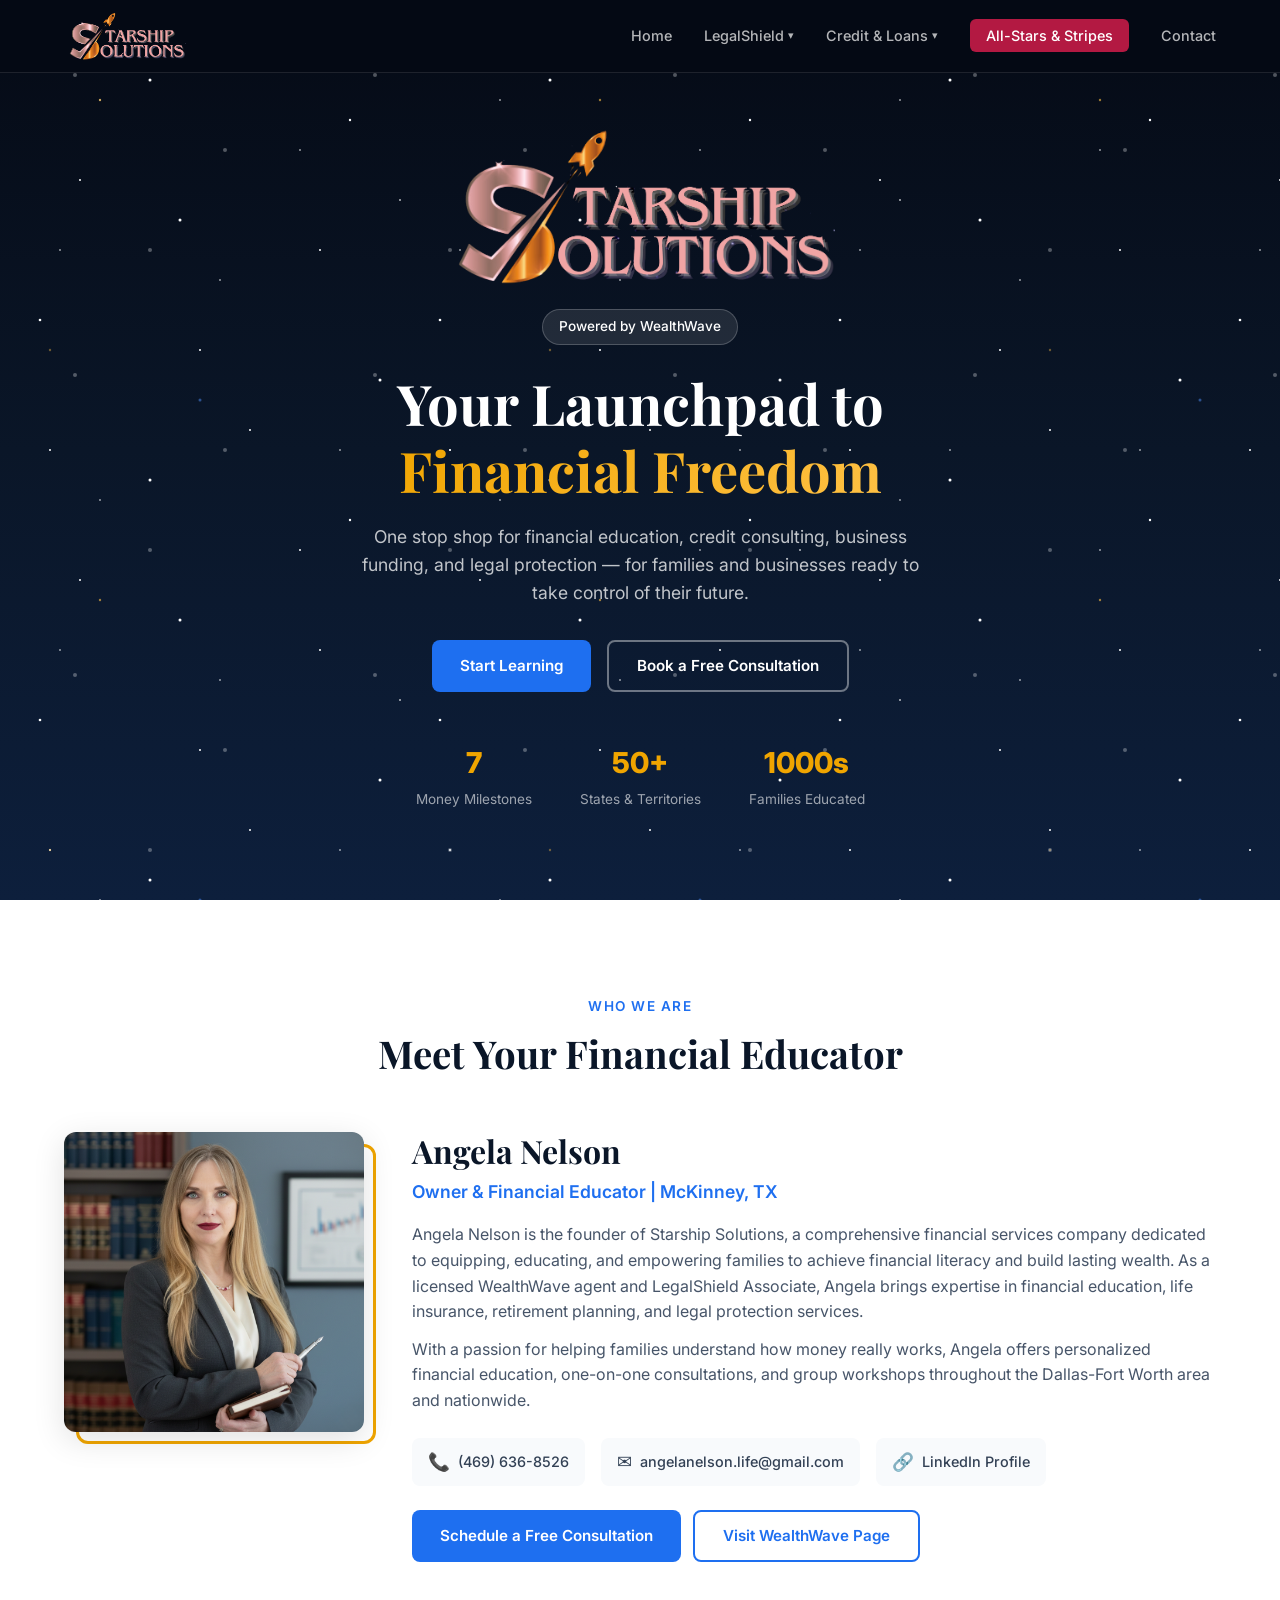
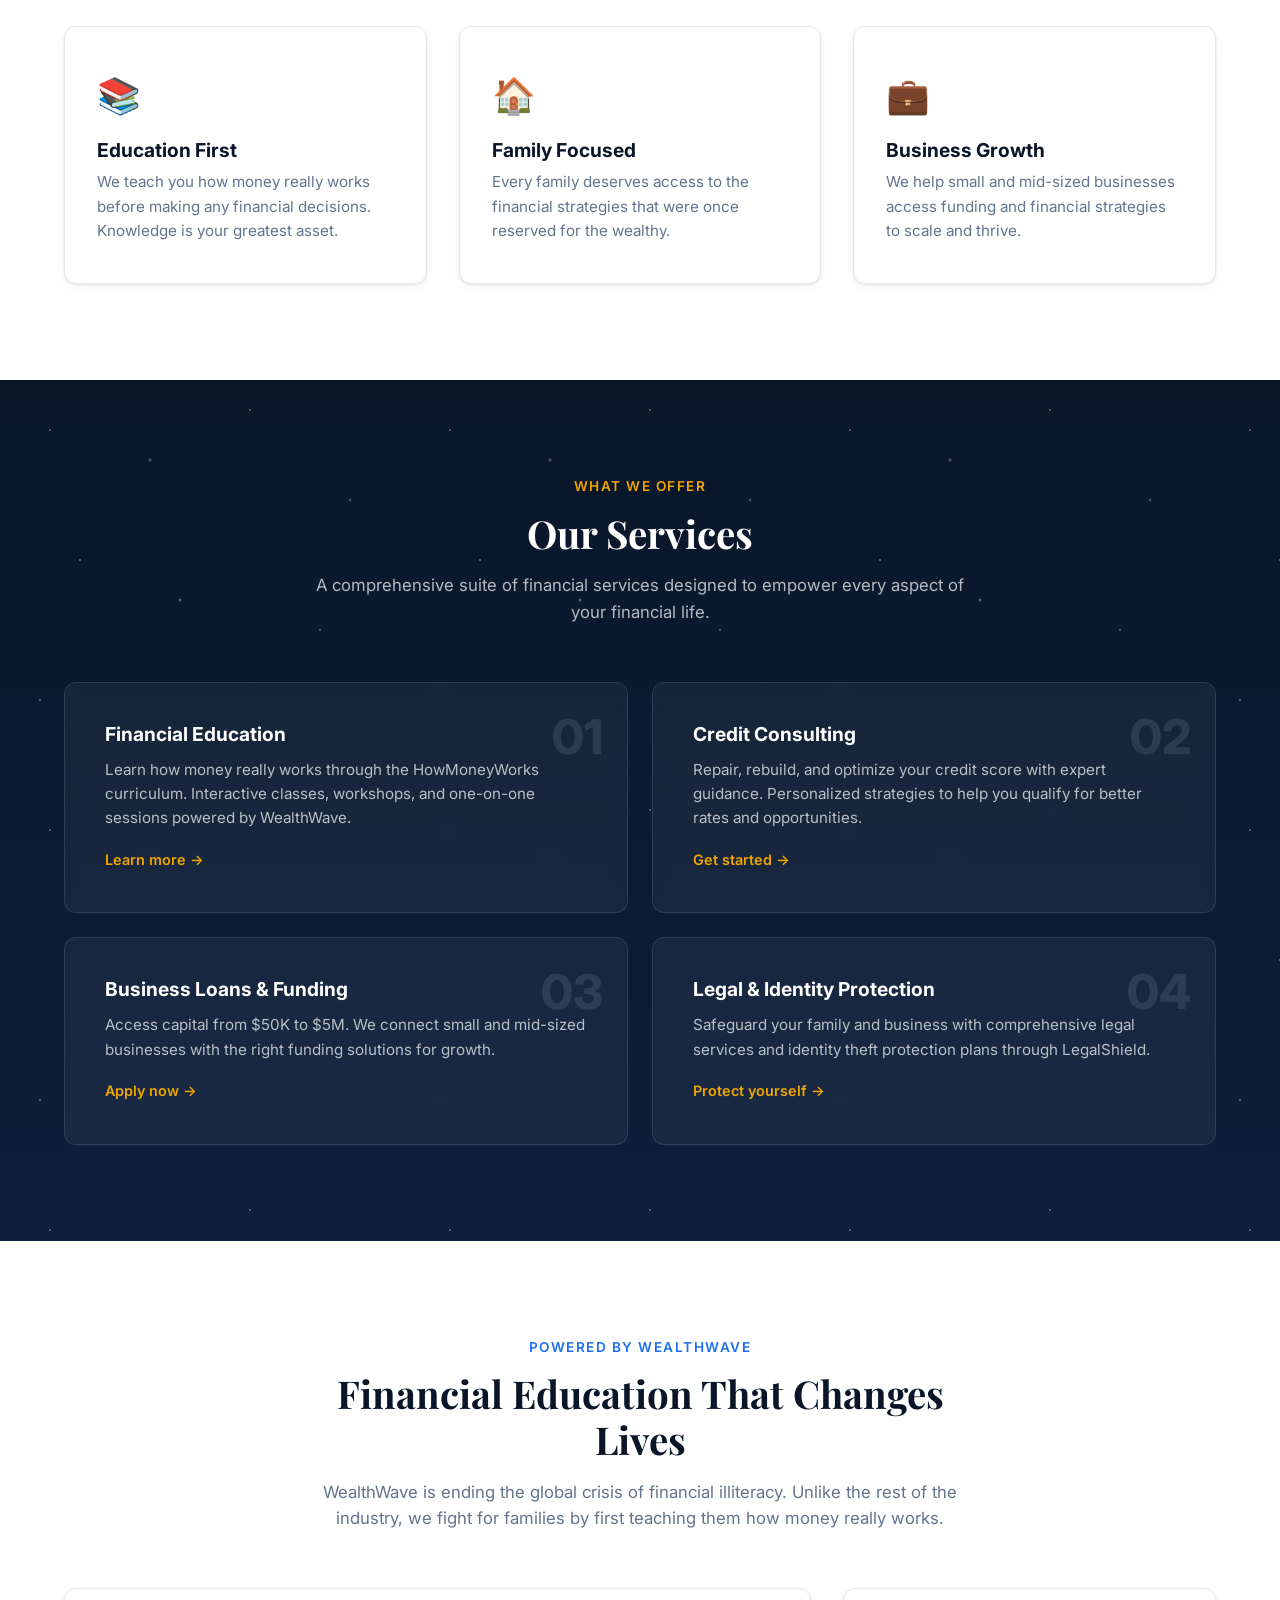
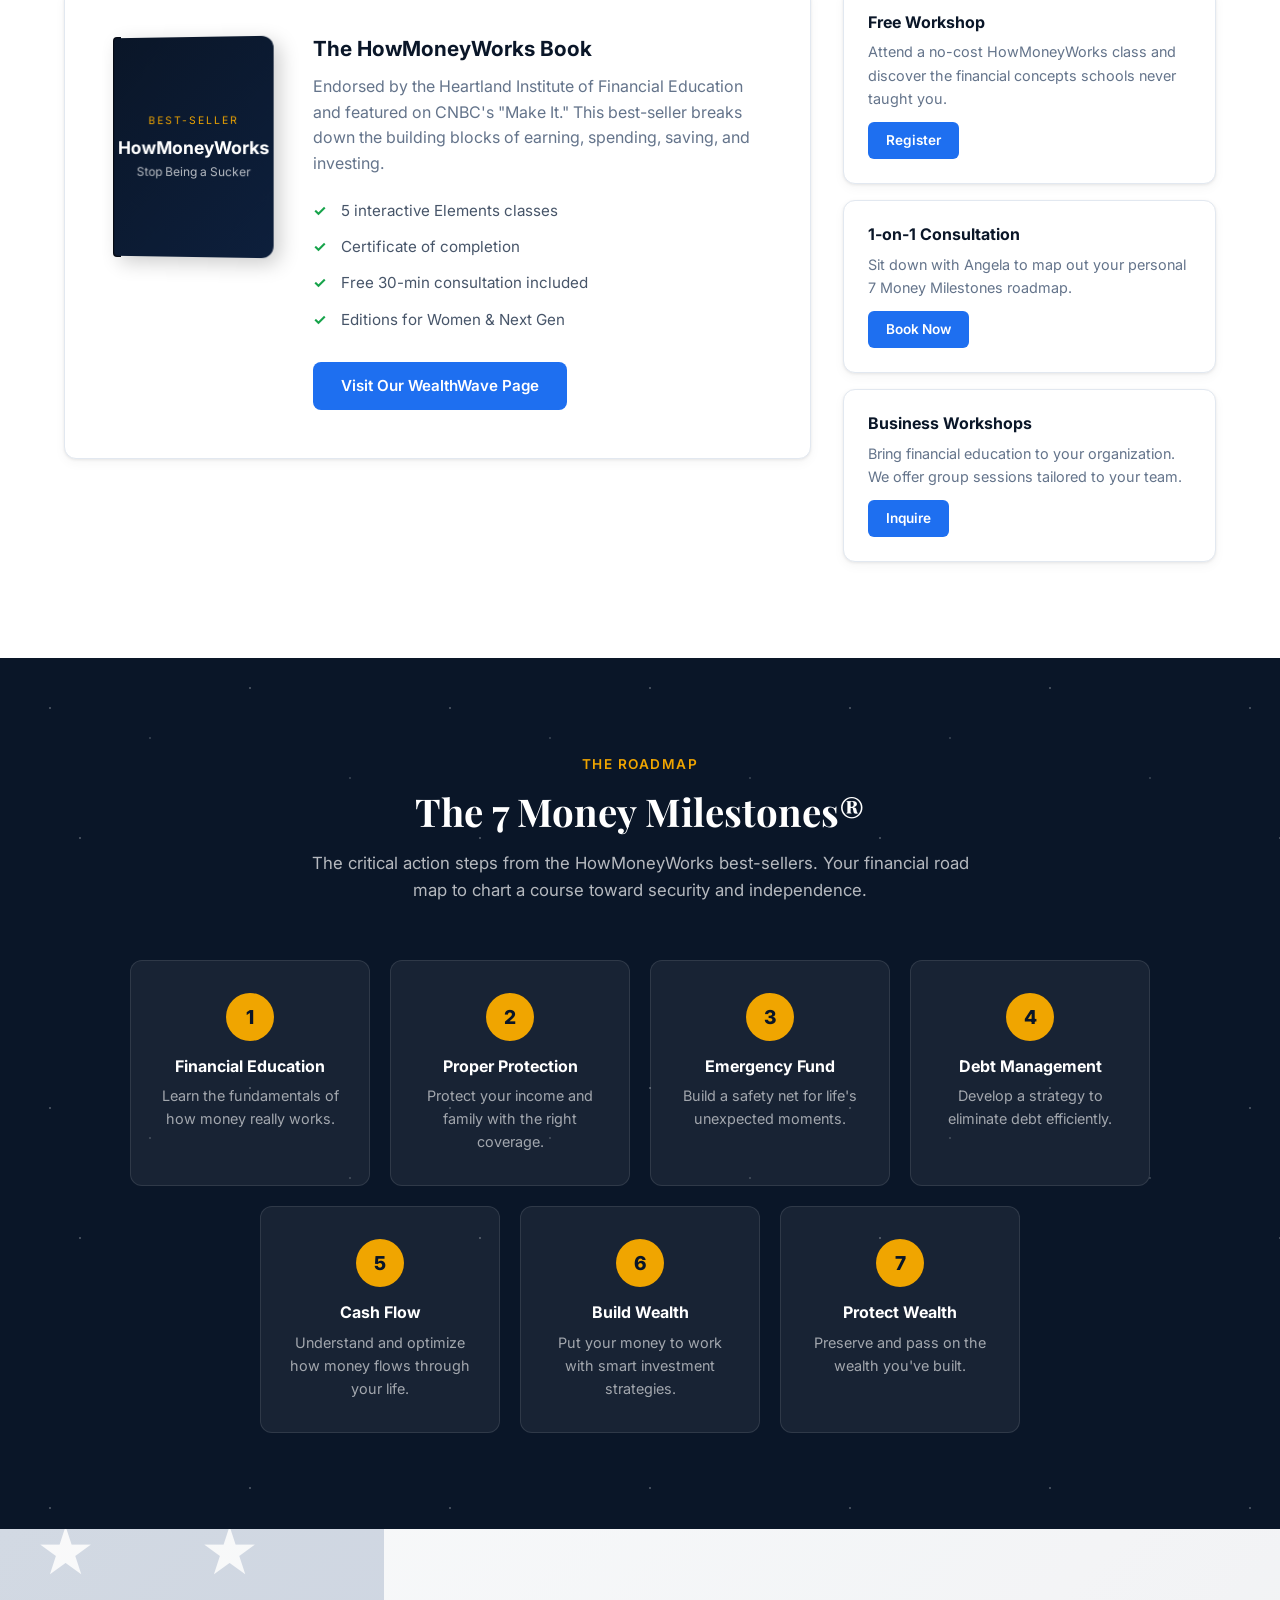
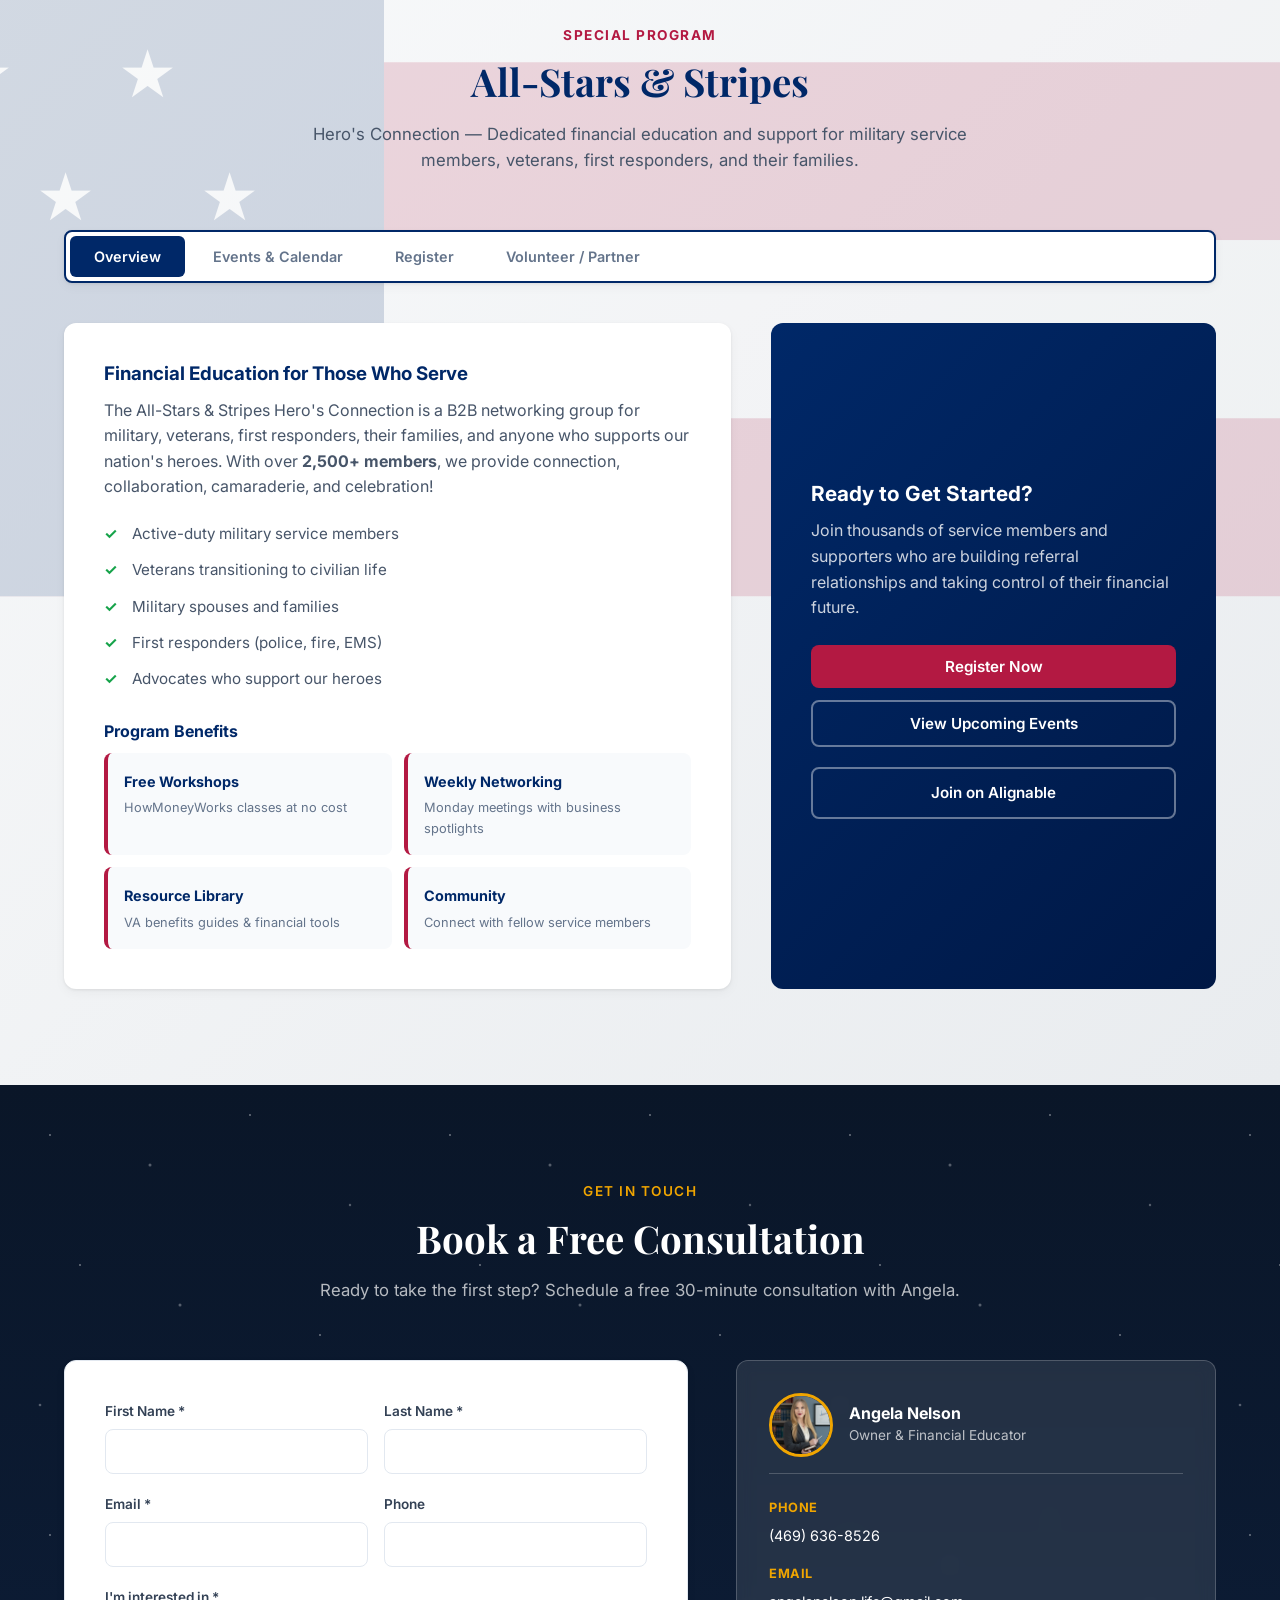
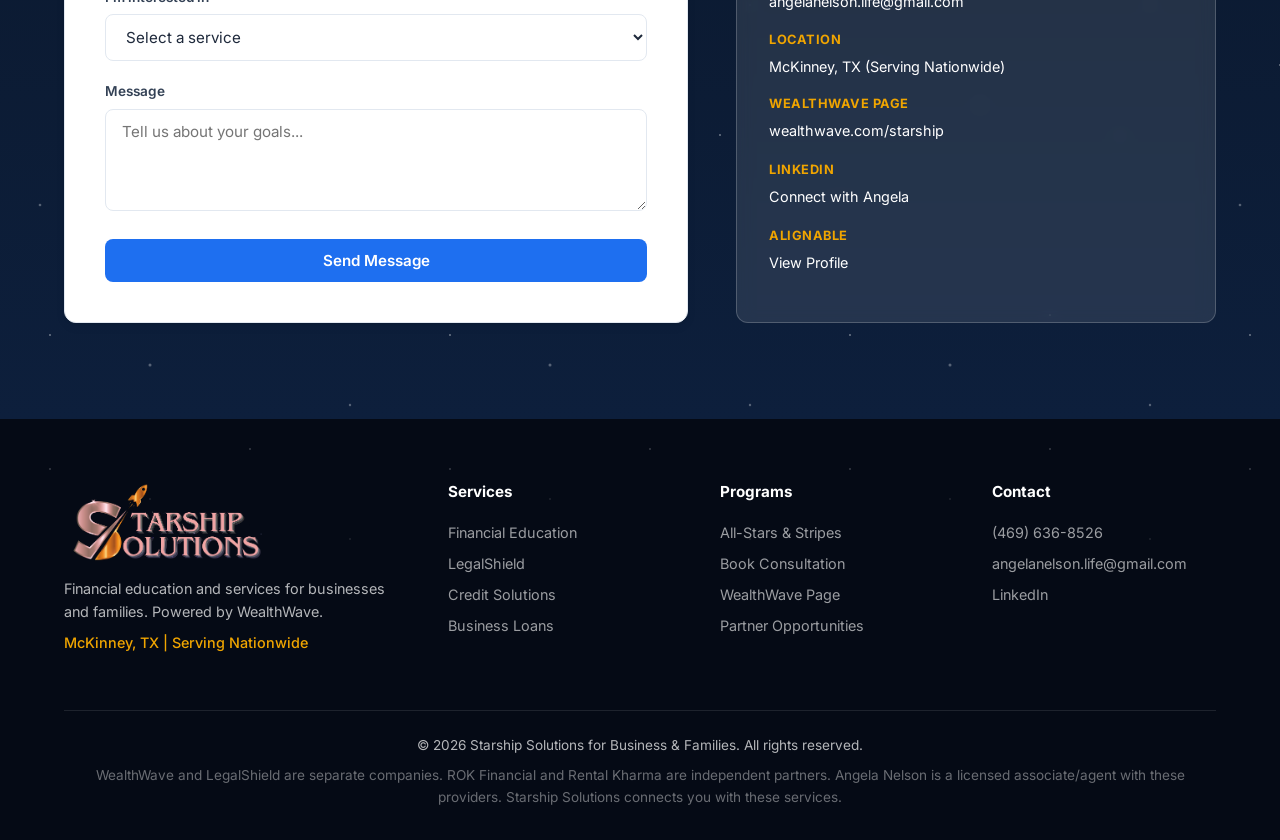
<file: index.html>
<!DOCTYPE html>
<html lang="en">
<head>
  <meta charset="UTF-8">
  <meta name="viewport" content="width=device-width, initial-scale=1.0">
  <title>Starship Solutions | Financial Education for Families & Businesses | McKinney TX</title>

  <!-- SEO Meta Tags -->
  <meta name="description" content="Starship Solutions provides financial education, credit consulting, business loans, and legal protection services in McKinney, TX and nationwide. Powered by WealthWave. Learn how money really works with the 7 Money Milestones.">
  <meta name="keywords" content="financial education, WealthWave, HowMoneyWorks, credit consulting, business loans, legal protection, identity protection, financial literacy, McKinney TX, Dallas, Texas, 7 Money Milestones, Angela Nelson">
  <meta name="author" content="Angela Nelson - Starship Solutions">
  <meta name="robots" content="index, follow">

  <!-- GEO Tags -->
  <meta name="geo.region" content="US-TX">
  <meta name="geo.placename" content="McKinney, Texas">
  <meta name="geo.position" content="33.1972;-96.6397">
  <meta name="ICBM" content="33.1972, -96.6397">

  <!-- Open Graph / Social -->
  <meta property="og:type" content="website">
  <meta property="og:title" content="Starship Solutions | Financial Education for Families & Businesses">
  <meta property="og:description" content="One stop shop for financial education, credit consulting, business funding, and legal protection. Powered by WealthWave. Serving McKinney TX and nationwide.">
  <meta property="og:image" content="assets/logo.png">
  <meta property="og:url" content="https://starshipsolutions.com">
  <meta property="og:locale" content="en_US">

  <!-- Twitter Card -->
  <meta name="twitter:card" content="summary_large_image">
  <meta name="twitter:title" content="Starship Solutions | Financial Education">
  <meta name="twitter:description" content="Financial education, credit consulting, business loans & legal protection. Powered by WealthWave.">
  <meta name="twitter:image" content="assets/logo.png">

  <!-- Favicon -->
  <link rel="icon" type="image/svg+xml" href="assets/favicon.svg">
  <link rel="icon" type="image/png" href="assets/favicon.png">
  <link rel="apple-touch-icon" href="assets/logo.png">

  <!-- Canonical URL -->
  <link rel="canonical" href="https://starshipsolutions.com">

  <!-- Structured Data / Schema.org -->
  <script type="application/ld+json">
  {
    "@context": "https://schema.org",
    "@type": "FinancialService",
    "name": "Starship Solutions",
    "description": "Financial education, credit consulting, business loans, and legal protection services for families and businesses.",
    "url": "https://starshipsolutions.com",
    "telephone": "+1-469-636-8526",
    "email": "angelanelson.life@gmail.com",
    "address": {
      "@type": "PostalAddress",
      "addressLocality": "McKinney",
      "addressRegion": "TX",
      "addressCountry": "US"
    },
    "geo": {
      "@type": "GeoCoordinates",
      "latitude": "33.1972",
      "longitude": "-96.6397"
    },
    "founder": {
      "@type": "Person",
      "name": "Angela Nelson",
      "jobTitle": "Owner & Financial Educator"
    },
    "areaServed": {
      "@type": "Country",
      "name": "United States"
    },
    "serviceType": ["Financial Education", "Credit Consulting", "Business Loans", "Legal Protection", "Identity Protection"],
    "sameAs": [
      "https://wealthwave.com/starship",
      "https://www.linkedin.com/in/angela-nelson-5179a0124/",
      "https://www.alignable.com/mckinney-tx/angela-nelson"
    ]
  }
  </script>

  <!-- Local Business Schema -->
  <script type="application/ld+json">
  {
    "@context": "https://schema.org",
    "@type": "LocalBusiness",
    "name": "Starship Solutions",
    "image": "assets/logo.png",
    "telephone": "+1-469-636-8526",
    "email": "angelanelson.life@gmail.com",
    "address": {
      "@type": "PostalAddress",
      "addressLocality": "McKinney",
      "addressRegion": "TX",
      "postalCode": "75070",
      "addressCountry": "US"
    },
    "priceRange": "$$",
    "openingHoursSpecification": {
      "@type": "OpeningHoursSpecification",
      "dayOfWeek": ["Monday", "Tuesday", "Wednesday", "Thursday", "Friday"],
      "opens": "09:00",
      "closes": "18:00"
    }
  }
  </script>

  <link rel="preconnect" href="https://fonts.googleapis.com">
  <link href="https://fonts.googleapis.com/css2?family=Inter:wght@300;400;500;600;700;800&family=Playfair+Display:wght@700&display=swap" rel="stylesheet">
  <link rel="stylesheet" href="styles.css">
</head>
<body>
  <!-- Navigation -->
  <nav class="navbar" id="navbar">
    <div class="container nav-container">
      <a href="#" class="logo">
        <img src="assets/logo.png" alt="Starship Solutions" class="logo-img">
      </a>
      <button class="nav-toggle" id="navToggle" aria-label="Toggle navigation">
        <span></span><span></span><span></span>
      </button>
      <ul class="nav-links" id="navLinks">
        <li><a href="index.html">Home</a></li>
        <li class="nav-dropdown">
          <a href="legalshield.html">LegalShield <span class="dropdown-arrow">&#9662;</span></a>
          <ul class="dropdown-menu">
            <li><a href="legalshield.html#individuals">For Individuals</a></li>
            <li><a href="legalshield.html#businesses">For Businesses</a></li>
            <li><a href="legalshield.html#commercial">Commercial Drivers</a></li>
          </ul>
        </li>
        <li class="nav-dropdown">
          <a href="credit.html">Credit &amp; Loans <span class="dropdown-arrow">&#9662;</span></a>
          <ul class="dropdown-menu">
            <li><a href="credit.html">Credit Consulting</a></li>
            <li><a href="credit.html#rental-kharma">Rental Kharma</a></li>
            <li><a href="business-loans.html">Business Loans</a></li>
          </ul>
        </li>
        <li><a href="#allstars" class="nav-highlight">All-Stars &amp; Stripes</a></li>
        <li><a href="#contact">Contact</a></li>
      </ul>
    </div>
  </nav>

  <!-- Hero Section -->
  <header class="hero" id="hero">
    <div class="hero-bg">
      <div class="stars"></div>
      <div class="stars2"></div>
      <div class="stars3"></div>
    </div>
    <div class="container hero-content">
      <img src="assets/logo.png" alt="Starship Solutions" class="hero-logo">
      <p class="hero-badge">Powered by WealthWave</p>
      <h1>Your Launchpad to <span class="text-gradient">Financial Freedom</span></h1>
      <p class="hero-subtitle">One stop shop for financial education, credit consulting, business funding, and legal protection &mdash; for families and businesses ready to take control of their future.</p>
      <div class="hero-actions">
        <a href="#financial-education" class="btn btn-primary">Start Learning</a>
        <a href="#contact" class="btn btn-outline">Book a Free Consultation</a>
      </div>
      <div class="hero-stats">
        <div class="stat">
          <strong>7</strong>
          <span>Money Milestones</span>
        </div>
        <div class="stat">
          <strong>50+</strong>
          <span>States &amp; Territories</span>
        </div>
        <div class="stat">
          <strong>1000s</strong>
          <span>Families Educated</span>
        </div>
      </div>
    </div>
  </header>

  <!-- About Section with Angela Nelson -->
  <section class="section" id="about">
    <div class="container">
      <div class="section-header">
        <p class="section-tag">Who We Are</p>
        <h2>Meet Your Financial Educator</h2>
      </div>

      <!-- Angela Nelson Feature -->
      <div class="founder-section">
        <div class="founder-image">
          <img src="assets/angela-headshot.jpg" alt="Angela Nelson - Owner of Starship Solutions">
        </div>
        <div class="founder-info">
          <h3>Angela Nelson</h3>
          <p class="founder-title">Owner &amp; Financial Educator | McKinney, TX</p>
          <p class="founder-bio">Angela Nelson is the founder of Starship Solutions, a comprehensive financial services company dedicated to equipping, educating, and empowering families to achieve financial literacy and build lasting wealth. As a licensed WealthWave agent and LegalShield Associate, Angela brings expertise in financial education, life insurance, retirement planning, and legal protection services.</p>
          <p class="founder-bio">With a passion for helping families understand how money really works, Angela offers personalized financial education, one-on-one consultations, and group workshops throughout the Dallas-Fort Worth area and nationwide.</p>
          <div class="founder-contact">
            <a href="tel:+14696368526" class="contact-link">
              <span class="contact-icon">&#128222;</span>
              <span>(469) 636-8526</span>
            </a>
            <a href="mailto:angelanelson.life@gmail.com" class="contact-link">
              <span class="contact-icon">&#9993;</span>
              <span>angelanelson.life@gmail.com</span>
            </a>
            <a href="https://www.linkedin.com/in/angela-nelson-5179a0124/" target="_blank" rel="noopener" class="contact-link">
              <span class="contact-icon">&#128279;</span>
              <span>LinkedIn Profile</span>
            </a>
          </div>
          <div class="founder-cta">
            <a href="#contact" class="btn btn-primary">Schedule a Free Consultation</a>
            <a href="https://wealthwave.com/starship" target="_blank" rel="noopener" class="btn btn-outline-dark">Visit WealthWave Page</a>
          </div>
        </div>
      </div>

      <!-- About Cards -->
      <div class="about-grid">
        <div class="about-card">
          <div class="about-icon">&#128218;</div>
          <h3>Education First</h3>
          <p>We teach you how money really works before making any financial decisions. Knowledge is your greatest asset.</p>
        </div>
        <div class="about-card">
          <div class="about-icon">&#127968;</div>
          <h3>Family Focused</h3>
          <p>Every family deserves access to the financial strategies that were once reserved for the wealthy.</p>
        </div>
        <div class="about-card">
          <div class="about-icon">&#128188;</div>
          <h3>Business Growth</h3>
          <p>We help small and mid-sized businesses access funding and financial strategies to scale and thrive.</p>
        </div>
      </div>
    </div>
  </section>

  <!-- Services Section -->
  <section class="section section-space" id="services">
    <div class="container">
      <div class="section-header section-header-light">
        <p class="section-tag">What We Offer</p>
        <h2>Our Services</h2>
        <p class="section-desc">A comprehensive suite of financial services designed to empower every aspect of your financial life.</p>
      </div>
      <div class="services-grid">
        <div class="service-card">
          <div class="service-number">01</div>
          <h3>Financial Education</h3>
          <p>Learn how money really works through the HowMoneyWorks curriculum. Interactive classes, workshops, and one-on-one sessions powered by WealthWave.</p>
          <a href="#financial-education" class="service-link">Learn more &rarr;</a>
        </div>
        <div class="service-card">
          <div class="service-number">02</div>
          <h3>Credit Consulting</h3>
          <p>Repair, rebuild, and optimize your credit score with expert guidance. Personalized strategies to help you qualify for better rates and opportunities.</p>
          <a href="#contact" class="service-link">Get started &rarr;</a>
        </div>
        <div class="service-card">
          <div class="service-number">03</div>
          <h3>Business Loans &amp; Funding</h3>
          <p>Access capital from $50K to $5M. We connect small and mid-sized businesses with the right funding solutions for growth.</p>
          <a href="#contact" class="service-link">Apply now &rarr;</a>
        </div>
        <div class="service-card">
          <div class="service-number">04</div>
          <h3>Legal &amp; Identity Protection</h3>
          <p>Safeguard your family and business with comprehensive legal services and identity theft protection plans through LegalShield.</p>
          <a href="#contact" class="service-link">Protect yourself &rarr;</a>
        </div>
      </div>
    </div>
  </section>

  <!-- Financial Education Section -->
  <section class="section" id="financial-education">
    <div class="container">
      <div class="section-header">
        <p class="section-tag">Powered by WealthWave</p>
        <h2>Financial Education That Changes Lives</h2>
        <p class="section-desc">WealthWave is ending the global crisis of financial illiteracy. Unlike the rest of the industry, we fight for families by first teaching them how money really works.</p>
      </div>
      <div class="education-layout">
        <div class="education-main">
          <div class="education-feature">
            <div class="book-showcase">
              <div class="book-visual">
                <div class="book-spine"></div>
                <div class="book-cover">
                  <p class="book-label">Best-Seller</p>
                  <h3>HowMoneyWorks</h3>
                  <p class="book-sub">Stop Being a Sucker</p>
                </div>
              </div>
            </div>
            <div class="book-info">
              <h3>The HowMoneyWorks Book</h3>
              <p>Endorsed by the Heartland Institute of Financial Education and featured on CNBC's "Make It." This best-seller breaks down the building blocks of earning, spending, saving, and investing.</p>
              <ul class="check-list">
                <li>5 interactive Elements classes</li>
                <li>Certificate of completion</li>
                <li>Free 30-min consultation included</li>
                <li>Editions for Women &amp; Next Gen</li>
              </ul>
              <a href="https://wealthwave.com/starship" target="_blank" rel="noopener" class="btn btn-primary">Visit Our WealthWave Page</a>
            </div>
          </div>
        </div>
        <div class="education-sidebar">
          <div class="edu-card">
            <h4>Free Workshop</h4>
            <p>Attend a no-cost HowMoneyWorks class and discover the financial concepts schools never taught you.</p>
            <a href="#contact" class="btn btn-sm">Register</a>
          </div>
          <div class="edu-card">
            <h4>1-on-1 Consultation</h4>
            <p>Sit down with Angela to map out your personal 7 Money Milestones roadmap.</p>
            <a href="#contact" class="btn btn-sm">Book Now</a>
          </div>
          <div class="edu-card">
            <h4>Business Workshops</h4>
            <p>Bring financial education to your organization. We offer group sessions tailored to your team.</p>
            <a href="#contact" class="btn btn-sm">Inquire</a>
          </div>
        </div>
      </div>
    </div>
  </section>

  <!-- 7 Money Milestones Section -->
  <section class="section section-dark" id="milestones">
    <div class="container">
      <div class="section-header section-header-light">
        <p class="section-tag">The Roadmap</p>
        <h2>The 7 Money Milestones&reg;</h2>
        <p class="section-desc">The critical action steps from the HowMoneyWorks best-sellers. Your financial road map to chart a course toward security and independence.</p>
      </div>
      <div class="milestones-grid">
        <div class="milestone">
          <div class="milestone-num">1</div>
          <h4>Financial Education</h4>
          <p>Learn the fundamentals of how money really works.</p>
        </div>
        <div class="milestone">
          <div class="milestone-num">2</div>
          <h4>Proper Protection</h4>
          <p>Protect your income and family with the right coverage.</p>
        </div>
        <div class="milestone">
          <div class="milestone-num">3</div>
          <h4>Emergency Fund</h4>
          <p>Build a safety net for life's unexpected moments.</p>
        </div>
        <div class="milestone">
          <div class="milestone-num">4</div>
          <h4>Debt Management</h4>
          <p>Develop a strategy to eliminate debt efficiently.</p>
        </div>
        <div class="milestone">
          <div class="milestone-num">5</div>
          <h4>Cash Flow</h4>
          <p>Understand and optimize how money flows through your life.</p>
        </div>
        <div class="milestone">
          <div class="milestone-num">6</div>
          <h4>Build Wealth</h4>
          <p>Put your money to work with smart investment strategies.</p>
        </div>
        <div class="milestone">
          <div class="milestone-num">7</div>
          <h4>Protect Wealth</h4>
          <p>Preserve and pass on the wealth you've built.</p>
        </div>
      </div>
    </div>
  </section>

  <!-- ALL-STARS & STRIPES SECTION -->
  <section class="section section-allstars" id="allstars">
    <div class="flag-bg">
      <div class="flag">
        <div class="stripe"></div>
        <div class="stripe"></div>
        <div class="stripe"></div>
        <div class="stripe"></div>
        <div class="stripe"></div>
        <div class="stripe"></div>
        <div class="stripe"></div>
        <div class="canton">
          <div class="stars-field"></div>
        </div>
      </div>
    </div>
    <div class="container allstars-container">
      <div class="section-header">
        <p class="section-tag section-tag-patriotic">Special Program</p>
        <h2>All-Stars &amp; Stripes</h2>
        <p class="section-desc section-desc-dark">Hero's Connection &mdash; Dedicated financial education and support for military service members, veterans, first responders, and their families.</p>
      </div>

      <!-- Tabs -->
      <div class="allstars-tabs">
        <button class="tab-btn active" data-tab="overview">Overview</button>
        <button class="tab-btn" data-tab="events">Events &amp; Calendar</button>
        <button class="tab-btn" data-tab="register">Register</button>
        <button class="tab-btn" data-tab="volunteer">Volunteer / Partner</button>
      </div>

      <!-- Tab: Overview -->
      <div class="tab-content active" id="tab-overview">
        <div class="allstars-overview">
          <div class="allstars-info">
            <h3>Financial Education for Those Who Serve</h3>
            <p>The All-Stars &amp; Stripes Hero's Connection is a B2B networking group for military, veterans, first responders, their families, and anyone who supports our nation's heroes. With over <strong>2,500+ members</strong>, we provide connection, collaboration, camaraderie, and celebration!</p>
            <ul class="check-list">
              <li>Active-duty military service members</li>
              <li>Veterans transitioning to civilian life</li>
              <li>Military spouses and families</li>
              <li>First responders (police, fire, EMS)</li>
              <li>Advocates who support our heroes</li>
            </ul>
            <h4>Program Benefits</h4>
            <div class="benefits-grid">
              <div class="benefit">
                <strong>Free Workshops</strong>
                <p>HowMoneyWorks classes at no cost</p>
              </div>
              <div class="benefit">
                <strong>Weekly Networking</strong>
                <p>Monday meetings with business spotlights</p>
              </div>
              <div class="benefit">
                <strong>Resource Library</strong>
                <p>VA benefits guides &amp; financial tools</p>
              </div>
              <div class="benefit">
                <strong>Community</strong>
                <p>Connect with fellow service members</p>
              </div>
            </div>
          </div>
          <div class="allstars-cta-box">
            <h4>Ready to Get Started?</h4>
            <p>Join thousands of service members and supporters who are building referral relationships and taking control of their financial future.</p>
            <button class="btn btn-primary" onclick="switchTab('register')">Register Now</button>
            <button class="btn btn-outline" onclick="switchTab('events')">View Upcoming Events</button>
            <a href="https://www.alignable.com/groups/all-stars-stripes-heros-connection" target="_blank" rel="noopener" class="btn btn-outline" style="margin-top:8px;">Join on Alignable</a>
          </div>
        </div>
      </div>

      <!-- Tab: Events & Calendar -->
      <div class="tab-content" id="tab-events">
        <div class="calendar-section">
          <div class="calendar-controls">
            <button class="cal-nav" id="calPrev">&larr;</button>
            <h3 id="calMonth"></h3>
            <button class="cal-nav" id="calNext">&rarr;</button>
          </div>
          <div class="calendar-wrapper">
            <div class="calendar-grid">
              <div class="cal-header">Sun</div>
              <div class="cal-header">Mon</div>
              <div class="cal-header">Tue</div>
              <div class="cal-header">Wed</div>
              <div class="cal-header">Thu</div>
              <div class="cal-header">Fri</div>
              <div class="cal-header">Sat</div>
            </div>
            <div class="cal-days" id="calDays"></div>
          </div>

          <div class="events-list" id="eventsList">
            <h4>Upcoming Events</h4>
            <p class="events-note">Weekly meetings every Monday, 3:00 PM - 4:00 PM CST (4:00 EST, 2:00 MT, 1:00 PST)</p>

            <div class="event-item">
              <div class="event-date-badge">
                <span class="event-month">WEEKLY</span>
                <span class="event-day">MON</span>
              </div>
              <div class="event-details">
                <h5>All-Stars &amp; Stripes Hero's Connection Online Meeting</h5>
                <p>Weekly networking meeting featuring in-depth Spotlight businesses from military members, veterans, first responders, and their families. Build referral relationships with like-minded professionals!</p>
                <span class="event-meta">3:00 PM - 4:00 PM CST &mdash; Virtual (Zoom)</span>
              </div>
              <a href="https://www.alignable.com/groups/all-stars-stripes-heros-connection" target="_blank" rel="noopener" class="btn btn-sm">Join Group</a>
            </div>

            <div class="event-item">
              <div class="event-date-badge">
                <span class="event-month">FEB</span>
                <span class="event-day">15</span>
              </div>
              <div class="event-details">
                <h5>HowMoneyWorks Workshop for Veterans</h5>
                <p>Free introductory class covering the fundamentals of financial literacy. Open to all veterans and active-duty members.</p>
                <span class="event-meta">10:00 AM CST &mdash; Virtual (Zoom)</span>
              </div>
              <button class="btn btn-sm" onclick="switchTab('register')">RSVP</button>
            </div>

            <div class="event-item">
              <div class="event-date-badge">
                <span class="event-month">FEB</span>
                <span class="event-day">22</span>
              </div>
              <div class="event-details">
                <h5>Military Spouse Financial Planning Session</h5>
                <p>Personalized financial planning session designed for military spouses navigating unique financial challenges.</p>
                <span class="event-meta">2:00 PM CST &mdash; Virtual (Zoom)</span>
              </div>
              <button class="btn btn-sm" onclick="switchTab('register')">RSVP</button>
            </div>

            <div class="event-item">
              <div class="event-date-badge">
                <span class="event-month">MAR</span>
                <span class="event-day">1</span>
              </div>
              <div class="event-details">
                <h5>7 Money Milestones: Veterans Edition</h5>
                <p>Deep-dive workshop applying the 7 Money Milestones framework to VA benefits and military-specific financial scenarios.</p>
                <span class="event-meta">11:00 AM CST &mdash; In-Person &amp; Virtual</span>
              </div>
              <button class="btn btn-sm" onclick="switchTab('register')">RSVP</button>
            </div>

            <div class="alignable-cta">
              <p>View all events and join the community on Alignable:</p>
              <a href="https://www.alignable.com/groups/all-stars-stripes-heros-connection" target="_blank" rel="noopener" class="btn btn-primary">Visit All-Stars &amp; Stripes on Alignable</a>
            </div>
          </div>
        </div>
      </div>

      <!-- Tab: Register -->
      <div class="tab-content" id="tab-register">
        <div class="form-section">
          <div class="form-info">
            <h3>Register for All-Stars &amp; Stripes</h3>
            <p>Complete the form below to register for upcoming events, workshops, or one-on-one financial coaching sessions. All programs are free or discounted for eligible participants.</p>
            <div class="eligibility-box">
              <h4>Eligibility</h4>
              <ul>
                <li>Active-duty military (all branches)</li>
                <li>Veterans (honorably discharged)</li>
                <li>Military spouses &amp; dependents</li>
                <li>First responders (police, fire, EMS)</li>
                <li>Gold Star families</li>
                <li>Advocates &amp; supporters</li>
              </ul>
            </div>
          </div>
          <form class="registration-form" id="registrationForm">
            <div class="form-row">
              <div class="form-group">
                <label for="regFirst">First Name *</label>
                <input type="text" id="regFirst" name="first_name" required>
              </div>
              <div class="form-group">
                <label for="regLast">Last Name *</label>
                <input type="text" id="regLast" name="last_name" required>
              </div>
            </div>
            <div class="form-row">
              <div class="form-group">
                <label for="regEmail">Email *</label>
                <input type="email" id="regEmail" name="email" required>
              </div>
              <div class="form-group">
                <label for="regPhone">Phone</label>
                <input type="tel" id="regPhone" name="phone">
              </div>
            </div>
            <div class="form-group">
              <label for="regStatus">Service Status *</label>
              <select id="regStatus" name="service_status" required>
                <option value="">Select your status</option>
                <option value="active">Active Duty</option>
                <option value="veteran">Veteran</option>
                <option value="spouse">Military Spouse/Dependent</option>
                <option value="first-responder">First Responder</option>
                <option value="gold-star">Gold Star Family Member</option>
                <option value="advocate">Advocate/Supporter</option>
                <option value="other">Other</option>
              </select>
            </div>
            <div class="form-group">
              <label for="regBranch">Branch of Service</label>
              <select id="regBranch" name="branch">
                <option value="">Select branch (if applicable)</option>
                <option value="army">Army</option>
                <option value="navy">Navy</option>
                <option value="air-force">Air Force</option>
                <option value="marines">Marines</option>
                <option value="coast-guard">Coast Guard</option>
                <option value="space-force">Space Force</option>
                <option value="national-guard">National Guard</option>
                <option value="na">N/A</option>
              </select>
            </div>
            <div class="form-group">
              <label for="regProgram">Program Interest *</label>
              <select id="regProgram" name="program" required>
                <option value="">What are you interested in?</option>
                <option value="workshop">Free HowMoneyWorks Workshop</option>
                <option value="networking">Weekly Networking Meetings</option>
                <option value="coaching">1-on-1 Financial Coaching</option>
                <option value="milestones">7 Money Milestones Session</option>
                <option value="credit">Credit Consulting</option>
                <option value="business">Business Funding Guidance</option>
                <option value="all">All Programs</option>
              </select>
            </div>
            <div class="form-group">
              <label for="regEvent">Specific Event (optional)</label>
              <select id="regEvent" name="event">
                <option value="">Select an upcoming event</option>
                <option value="weekly">Weekly Monday Networking Meeting</option>
                <option value="feb15">Feb 15 &mdash; HowMoneyWorks Workshop for Veterans</option>
                <option value="feb22">Feb 22 &mdash; Military Spouse Financial Planning</option>
                <option value="mar1">Mar 1 &mdash; 7 Money Milestones: Veterans Edition</option>
              </select>
            </div>
            <div class="form-group">
              <label for="regMessage">Additional Notes</label>
              <textarea id="regMessage" name="message" rows="3" placeholder="Any questions or special requirements..."></textarea>
            </div>
            <button type="submit" class="btn btn-primary btn-full">Submit Registration</button>
          </form>
        </div>
      </div>

      <!-- Tab: Volunteer / Partner -->
      <div class="tab-content" id="tab-volunteer">
        <div class="form-section">
          <div class="form-info">
            <h3>Volunteer or Partner With Us</h3>
            <p>Help us expand financial education to more service members and their families. Whether you're a financial professional, organization, or someone passionate about giving back, there's a role for you.</p>
            <div class="partner-types">
              <div class="partner-type">
                <strong>Financial Educators</strong>
                <p>Lead workshops and coaching sessions</p>
              </div>
              <div class="partner-type">
                <strong>Corporate Partners</strong>
                <p>Sponsor events and provide resources</p>
              </div>
              <div class="partner-type">
                <strong>Community Volunteers</strong>
                <p>Help with outreach and event coordination</p>
              </div>
              <div class="partner-type">
                <strong>Military Organizations</strong>
                <p>Co-host events at bases and VA centers</p>
              </div>
            </div>
          </div>
          <form class="registration-form" id="volunteerForm">
            <div class="form-row">
              <div class="form-group">
                <label for="volFirst">First Name *</label>
                <input type="text" id="volFirst" name="first_name" required>
              </div>
              <div class="form-group">
                <label for="volLast">Last Name *</label>
                <input type="text" id="volLast" name="last_name" required>
              </div>
            </div>
            <div class="form-group">
              <label for="volEmail">Email *</label>
              <input type="email" id="volEmail" name="email" required>
            </div>
            <div class="form-group">
              <label for="volOrg">Organization (if applicable)</label>
              <input type="text" id="volOrg" name="organization">
            </div>
            <div class="form-group">
              <label for="volType">How would you like to help? *</label>
              <select id="volType" name="volunteer_type" required>
                <option value="">Select your role</option>
                <option value="educator">Financial Educator / Workshop Leader</option>
                <option value="corporate">Corporate Sponsor / Partner</option>
                <option value="volunteer">Community Volunteer</option>
                <option value="military-org">Military Organization Partnership</option>
                <option value="other">Other</option>
              </select>
            </div>
            <div class="form-group">
              <label for="volMessage">Tell us about yourself and how you'd like to contribute *</label>
              <textarea id="volMessage" name="message" rows="4" required placeholder="Your background, availability, and ideas..."></textarea>
            </div>
            <button type="submit" class="btn btn-primary btn-full">Submit Application</button>
          </form>
        </div>
      </div>
    </div>
  </section>

  <!-- Contact Section -->
  <section class="section section-space" id="contact">
    <div class="container">
      <div class="section-header section-header-light">
        <p class="section-tag">Get In Touch</p>
        <h2>Book a Free Consultation</h2>
        <p class="section-desc">Ready to take the first step? Schedule a free 30-minute consultation with Angela.</p>
      </div>
      <div class="contact-layout">
        <form class="contact-form" id="contactForm">
          <div class="form-row">
            <div class="form-group">
              <label for="conFirst">First Name *</label>
              <input type="text" id="conFirst" name="first_name" required>
            </div>
            <div class="form-group">
              <label for="conLast">Last Name *</label>
              <input type="text" id="conLast" name="last_name" required>
            </div>
          </div>
          <div class="form-row">
            <div class="form-group">
              <label for="conEmail">Email *</label>
              <input type="email" id="conEmail" name="email" required>
            </div>
            <div class="form-group">
              <label for="conPhone">Phone</label>
              <input type="tel" id="conPhone" name="phone">
            </div>
          </div>
          <div class="form-group">
            <label for="conInterest">I'm interested in *</label>
            <select id="conInterest" name="interest" required>
              <option value="">Select a service</option>
              <option value="education">Financial Education / HowMoneyWorks</option>
              <option value="credit">Credit Consulting</option>
              <option value="business">Business Loans &amp; Funding</option>
              <option value="legal">Legal &amp; Identity Protection</option>
              <option value="allstars">All-Stars &amp; Stripes Program</option>
              <option value="general">General Inquiry</option>
            </select>
          </div>
          <div class="form-group">
            <label for="conMessage">Message</label>
            <textarea id="conMessage" name="message" rows="4" placeholder="Tell us about your goals..."></textarea>
          </div>
          <button type="submit" class="btn btn-primary btn-full">Send Message</button>
        </form>
        <div class="contact-info-box">
          <div class="contact-owner">
            <img src="assets/angela-headshot.jpg" alt="Angela Nelson" class="contact-headshot">
            <div>
              <h4>Angela Nelson</h4>
              <p>Owner &amp; Financial Educator</p>
            </div>
          </div>
          <div class="contact-item">
            <strong>Phone</strong>
            <a href="tel:+14696368526">(469) 636-8526</a>
          </div>
          <div class="contact-item">
            <strong>Email</strong>
            <a href="mailto:angelanelson.life@gmail.com">angelanelson.life@gmail.com</a>
          </div>
          <div class="contact-item">
            <strong>Location</strong>
            <p>McKinney, TX (Serving Nationwide)</p>
          </div>
          <div class="contact-item">
            <strong>WealthWave Page</strong>
            <a href="https://wealthwave.com/starship" target="_blank" rel="noopener">wealthwave.com/starship</a>
          </div>
          <div class="contact-item">
            <strong>LinkedIn</strong>
            <a href="https://www.linkedin.com/in/angela-nelson-5179a0124/" target="_blank" rel="noopener">Connect with Angela</a>
          </div>
          <div class="contact-item">
            <strong>Alignable</strong>
            <a href="https://www.alignable.com/mckinney-tx/angela-nelson" target="_blank" rel="noopener">View Profile</a>
          </div>
        </div>
      </div>
    </div>
  </section>

  <!-- Footer -->
  <footer class="footer">
    <div class="container">
      <div class="footer-grid">
        <div class="footer-brand">
          <img src="assets/logo.png" alt="Starship Solutions" class="footer-logo">
          <p>Financial education and services for businesses and families. Powered by WealthWave.</p>
          <p class="footer-location">McKinney, TX | Serving Nationwide</p>
        </div>
        <div class="footer-links">
          <h4>Services</h4>
          <a href="index.html#financial-education">Financial Education</a>
          <a href="legalshield.html">LegalShield</a>
          <a href="credit.html">Credit Solutions</a>
          <a href="business-loans.html">Business Loans</a>
        </div>
        <div class="footer-links">
          <h4>Programs</h4>
          <a href="index.html#allstars">All-Stars &amp; Stripes</a>
          <a href="index.html#contact">Book Consultation</a>
          <a href="https://wealthwave.com/starship" target="_blank" rel="noopener">WealthWave Page</a>
          <a href="partners.html">Partner Opportunities</a>
        </div>
        <div class="footer-links">
          <h4>Contact</h4>
          <a href="tel:+14696368526">(469) 636-8526</a>
          <a href="mailto:angelanelson.life@gmail.com">angelanelson.life@gmail.com</a>
          <a href="https://www.linkedin.com/in/angela-nelson-5179a0124/" target="_blank" rel="noopener">LinkedIn</a>
        </div>
      </div>
      <div class="footer-bottom">
        <p>&copy; 2026 Starship Solutions for Business &amp; Families. All rights reserved.</p>
        <p class="footer-disclaimer">WealthWave and LegalShield are separate companies. ROK Financial and Rental Kharma are independent partners. Angela Nelson is a licensed associate/agent with these providers. Starship Solutions connects you with these services.</p>
      </div>
    </div>
  </footer>

  <!-- Success Modal -->
  <div class="modal-overlay" id="successModal">
    <div class="modal">
      <button class="modal-close" id="modalClose">&times;</button>
      <div class="modal-icon">&#10003;</div>
      <h3 id="modalTitle">Submitted Successfully!</h3>
      <p id="modalMessage">We've received your information and will be in touch shortly.</p>
      <button class="btn btn-primary" onclick="closeModal()">Got it</button>
    </div>
  </div>

  <script src="script.js"></script>
</body>
</html>
</file>
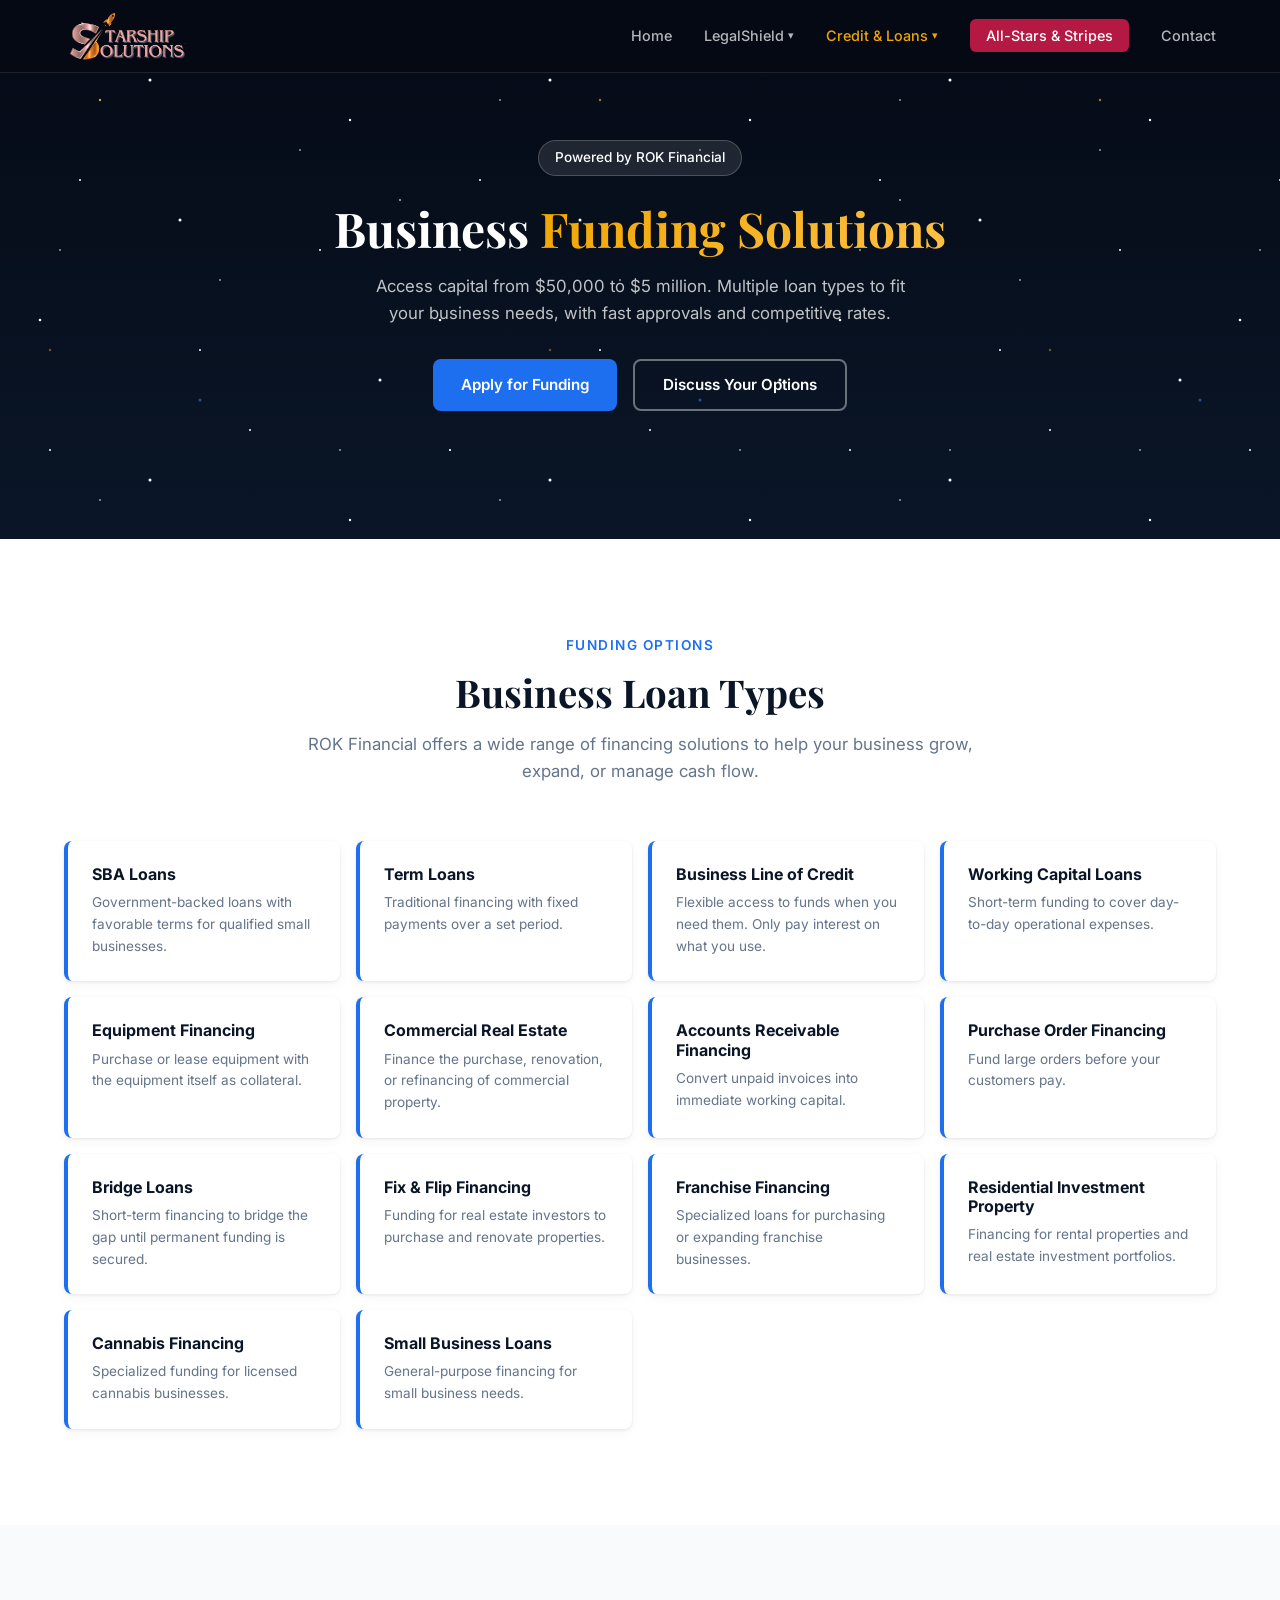
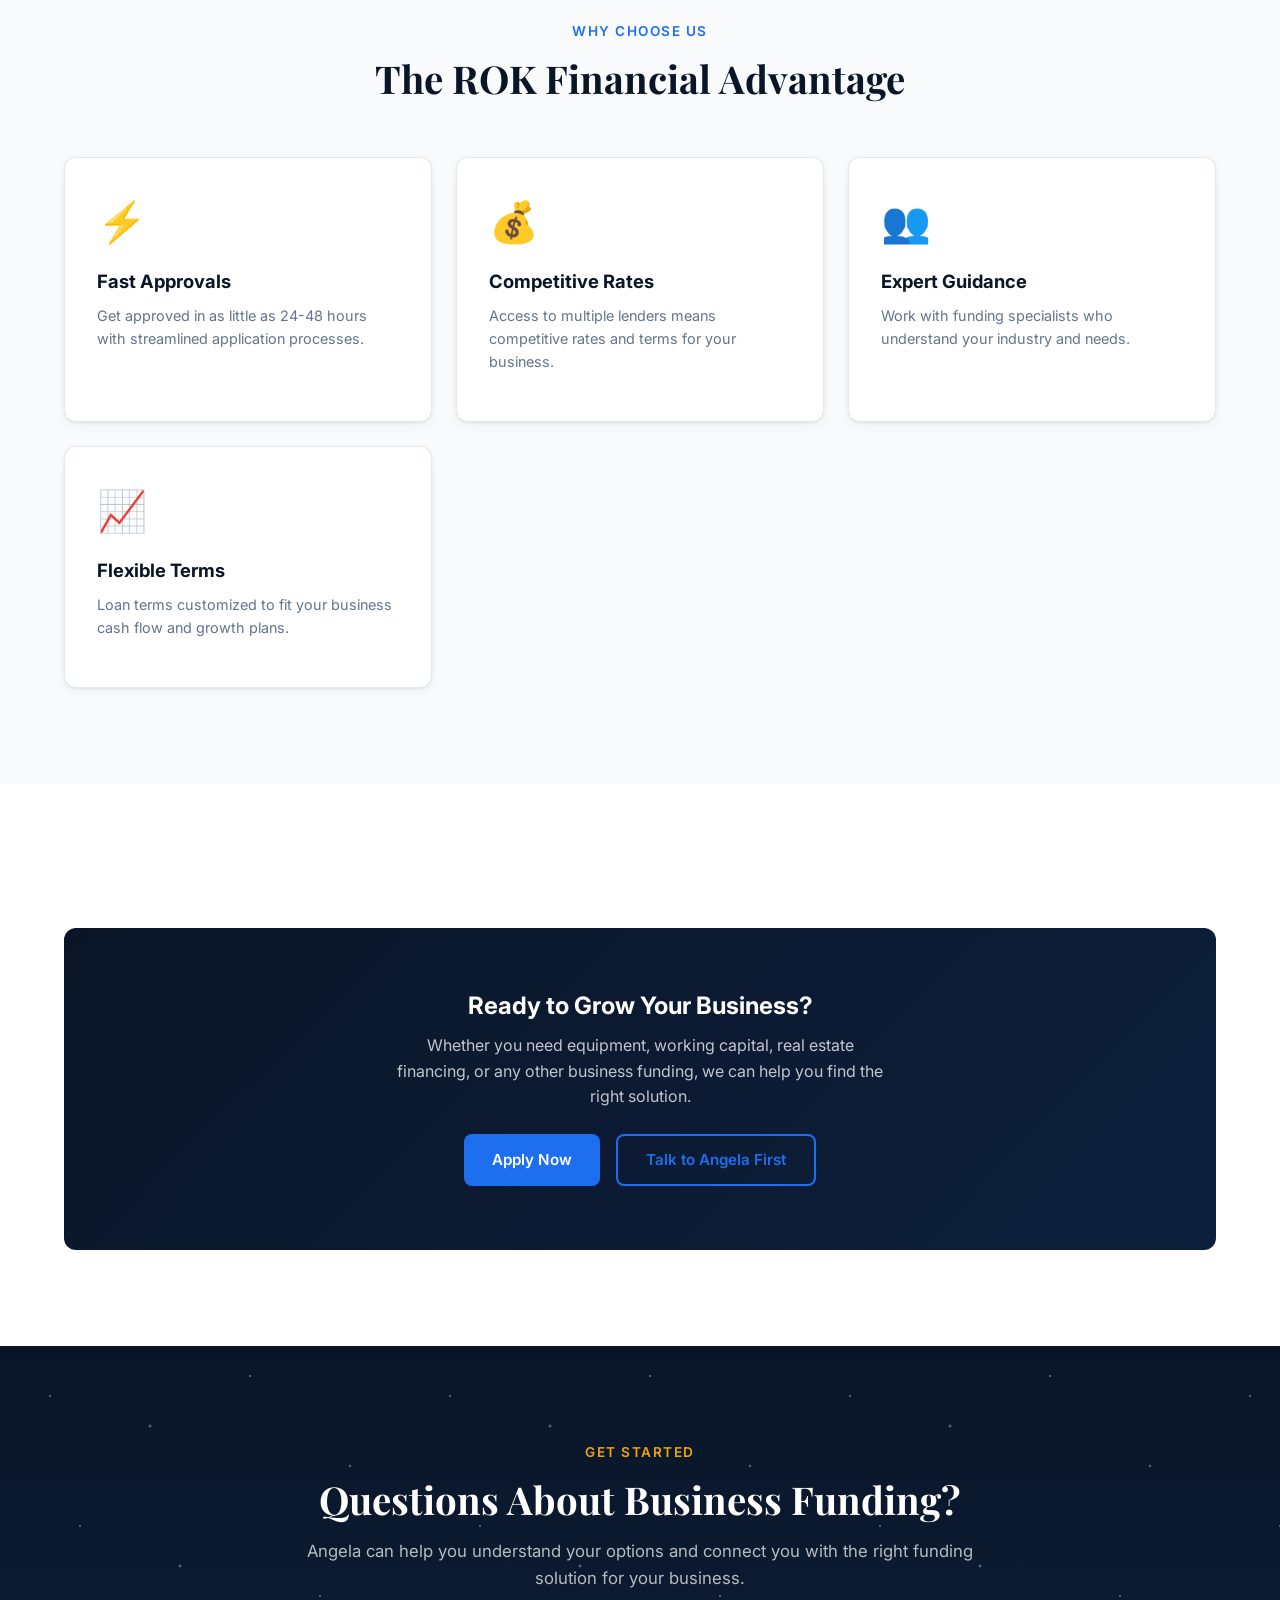
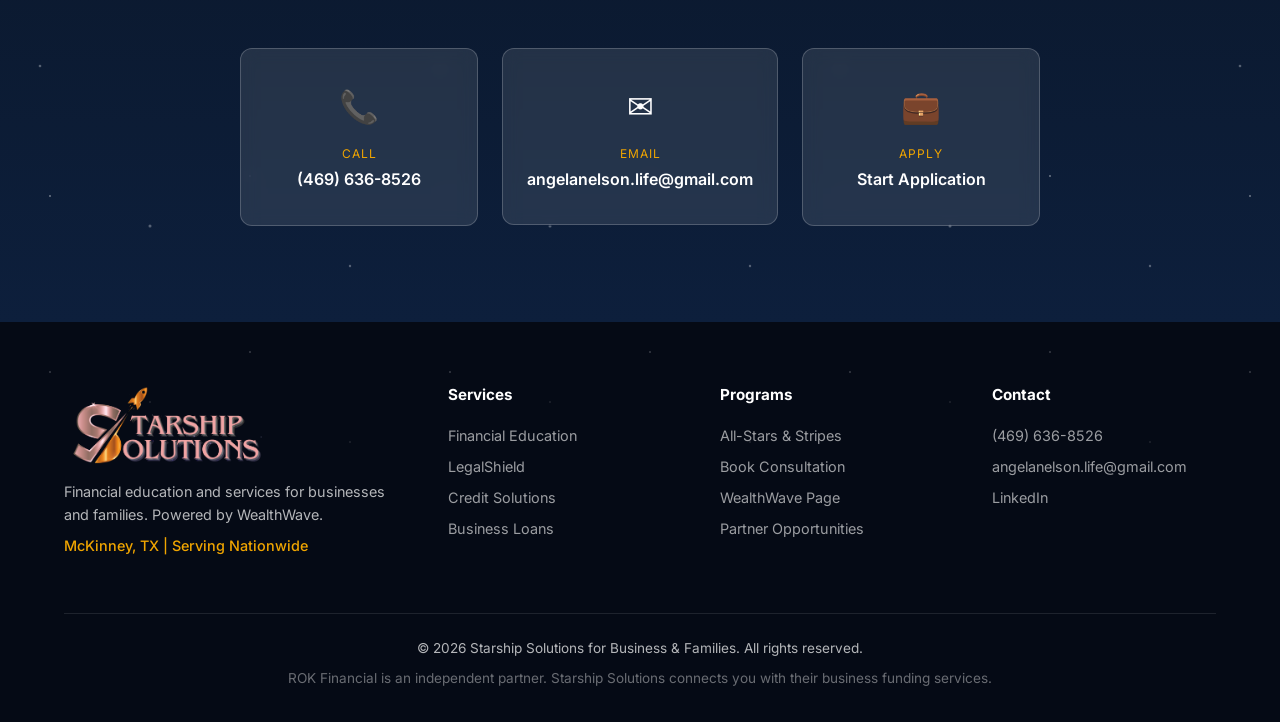
<file: business-loans.html>
<!DOCTYPE html>
<html lang="en">
<head>
  <meta charset="UTF-8">
  <meta name="viewport" content="width=device-width, initial-scale=1.0">
  <title>Business Loans & Funding | ROK Financial | Starship Solutions</title>
  <meta name="description" content="Business loans and funding solutions through ROK Financial. SBA loans, equipment financing, working capital, commercial real estate, and more. $50K to $5M available.">
  <meta name="keywords" content="business loans, ROK Financial, SBA loans, equipment financing, working capital, commercial real estate loans, small business loans, McKinney TX, Dallas">
  <link rel="icon" type="image/svg+xml" href="assets/favicon.svg">
  <link rel="apple-touch-icon" href="assets/logo.png">
  <link rel="preconnect" href="https://fonts.googleapis.com">
  <link href="https://fonts.googleapis.com/css2?family=Inter:wght@300;400;500;600;700;800&family=Playfair+Display:wght@700&display=swap" rel="stylesheet">
  <link rel="stylesheet" href="styles.css">
</head>
<body>
  <!-- Navigation -->
  <nav class="navbar" id="navbar">
    <div class="container nav-container">
      <a href="index.html" class="logo">
        <img src="assets/logo.png" alt="Starship Solutions" class="logo-img">
      </a>
      <button class="nav-toggle" id="navToggle" aria-label="Toggle navigation">
        <span></span><span></span><span></span>
      </button>
      <ul class="nav-links" id="navLinks">
        <li><a href="index.html">Home</a></li>
        <li class="nav-dropdown">
          <a href="legalshield.html">LegalShield <span class="dropdown-arrow">&#9662;</span></a>
          <ul class="dropdown-menu">
            <li><a href="legalshield.html#individuals">For Individuals</a></li>
            <li><a href="legalshield.html#businesses">For Businesses</a></li>
            <li><a href="legalshield.html#commercial">Commercial Drivers</a></li>
          </ul>
        </li>
        <li class="nav-dropdown">
          <a href="credit.html" class="active">Credit &amp; Loans <span class="dropdown-arrow">&#9662;</span></a>
          <ul class="dropdown-menu">
            <li><a href="credit.html">Credit Consulting</a></li>
            <li><a href="credit.html#rental-kharma">Rental Kharma</a></li>
            <li><a href="business-loans.html">Business Loans</a></li>
          </ul>
        </li>
        <li><a href="index.html#allstars" class="nav-highlight">All-Stars &amp; Stripes</a></li>
        <li><a href="index.html#contact">Contact</a></li>
      </ul>
    </div>
  </nav>

  <!-- Hero Section -->
  <header class="page-hero">
    <div class="hero-bg">
      <div class="stars"></div>
      <div class="stars2"></div>
    </div>
    <div class="container hero-content">
      <p class="hero-badge">Powered by ROK Financial</p>
      <h1>Business <span class="text-gradient">Funding Solutions</span></h1>
      <p class="hero-subtitle">Access capital from $50,000 to $5 million. Multiple loan types to fit your business needs, with fast approvals and competitive rates.</p>
      <div class="hero-actions">
        <a href="https://go.mypartner.io/business-financing/?ref=0014x00001pl2lpA" target="_blank" rel="noopener" class="btn btn-primary">Apply for Funding</a>
        <a href="index.html#contact" class="btn btn-outline">Discuss Your Options</a>
      </div>
    </div>
  </header>

  <!-- Loan Types Section -->
  <section class="section" id="loan-types">
    <div class="container">
      <div class="section-header">
        <p class="section-tag">Funding Options</p>
        <h2>Business Loan Types</h2>
        <p class="section-desc">ROK Financial offers a wide range of financing solutions to help your business grow, expand, or manage cash flow.</p>
      </div>
      <div class="loan-grid">
        <div class="loan-card">
          <h3>SBA Loans</h3>
          <p>Government-backed loans with favorable terms for qualified small businesses.</p>
        </div>
        <div class="loan-card">
          <h3>Term Loans</h3>
          <p>Traditional financing with fixed payments over a set period.</p>
        </div>
        <div class="loan-card">
          <h3>Business Line of Credit</h3>
          <p>Flexible access to funds when you need them. Only pay interest on what you use.</p>
        </div>
        <div class="loan-card">
          <h3>Working Capital Loans</h3>
          <p>Short-term funding to cover day-to-day operational expenses.</p>
        </div>
        <div class="loan-card">
          <h3>Equipment Financing</h3>
          <p>Purchase or lease equipment with the equipment itself as collateral.</p>
        </div>
        <div class="loan-card">
          <h3>Commercial Real Estate</h3>
          <p>Finance the purchase, renovation, or refinancing of commercial property.</p>
        </div>
        <div class="loan-card">
          <h3>Accounts Receivable Financing</h3>
          <p>Convert unpaid invoices into immediate working capital.</p>
        </div>
        <div class="loan-card">
          <h3>Purchase Order Financing</h3>
          <p>Fund large orders before your customers pay.</p>
        </div>
        <div class="loan-card">
          <h3>Bridge Loans</h3>
          <p>Short-term financing to bridge the gap until permanent funding is secured.</p>
        </div>
        <div class="loan-card">
          <h3>Fix &amp; Flip Financing</h3>
          <p>Funding for real estate investors to purchase and renovate properties.</p>
        </div>
        <div class="loan-card">
          <h3>Franchise Financing</h3>
          <p>Specialized loans for purchasing or expanding franchise businesses.</p>
        </div>
        <div class="loan-card">
          <h3>Residential Investment Property</h3>
          <p>Financing for rental properties and real estate investment portfolios.</p>
        </div>
        <div class="loan-card">
          <h3>Cannabis Financing</h3>
          <p>Specialized funding for licensed cannabis businesses.</p>
        </div>
        <div class="loan-card">
          <h3>Small Business Loans</h3>
          <p>General-purpose financing for small business needs.</p>
        </div>
      </div>
    </div>
  </section>

  <!-- Why ROK Section -->
  <section class="section section-alt">
    <div class="container">
      <div class="section-header">
        <p class="section-tag">Why Choose Us</p>
        <h2>The ROK Financial Advantage</h2>
      </div>
      <div class="services-grid-light">
        <div class="service-card-light">
          <div class="service-icon">&#9889;</div>
          <h3>Fast Approvals</h3>
          <p>Get approved in as little as 24-48 hours with streamlined application processes.</p>
        </div>
        <div class="service-card-light">
          <div class="service-icon">&#128176;</div>
          <h3>Competitive Rates</h3>
          <p>Access to multiple lenders means competitive rates and terms for your business.</p>
        </div>
        <div class="service-card-light">
          <div class="service-icon">&#128101;</div>
          <h3>Expert Guidance</h3>
          <p>Work with funding specialists who understand your industry and needs.</p>
        </div>
        <div class="service-card-light">
          <div class="service-icon">&#128200;</div>
          <h3>Flexible Terms</h3>
          <p>Loan terms customized to fit your business cash flow and growth plans.</p>
        </div>
      </div>
    </div>
  </section>

  <!-- CTA Section -->
  <section class="section">
    <div class="container">
      <div class="cta-box cta-box-large">
        <h3>Ready to Grow Your Business?</h3>
        <p>Whether you need equipment, working capital, real estate financing, or any other business funding, we can help you find the right solution.</p>
        <div class="cta-buttons">
          <a href="https://go.mypartner.io/business-financing/?ref=0014x00001pl2lpA" target="_blank" rel="noopener" class="btn btn-primary">Apply Now</a>
          <a href="index.html#contact" class="btn btn-outline-dark">Talk to Angela First</a>
        </div>
      </div>
    </div>
  </section>

  <!-- Contact CTA -->
  <section class="section section-space">
    <div class="container">
      <div class="section-header section-header-light">
        <p class="section-tag">Get Started</p>
        <h2>Questions About Business Funding?</h2>
        <p class="section-desc">Angela can help you understand your options and connect you with the right funding solution for your business.</p>
      </div>
      <div class="contact-cta-grid">
        <a href="tel:+14696368526" class="contact-cta-card">
          <span class="cta-icon">&#128222;</span>
          <span class="cta-label">Call</span>
          <span class="cta-value">(469) 636-8526</span>
        </a>
        <a href="mailto:angelanelson.life@gmail.com" class="contact-cta-card">
          <span class="cta-icon">&#9993;</span>
          <span class="cta-label">Email</span>
          <span class="cta-value">angelanelson.life@gmail.com</span>
        </a>
        <a href="https://go.mypartner.io/business-financing/?ref=0014x00001pl2lpA" target="_blank" rel="noopener" class="contact-cta-card">
          <span class="cta-icon">&#128188;</span>
          <span class="cta-label">Apply</span>
          <span class="cta-value">Start Application</span>
        </a>
      </div>
    </div>
  </section>

  <!-- Footer -->
  <footer class="footer">
    <div class="container">
      <div class="footer-grid">
        <div class="footer-brand">
          <img src="assets/logo.png" alt="Starship Solutions" class="footer-logo">
          <p>Financial education and services for businesses and families. Powered by WealthWave.</p>
          <p class="footer-location">McKinney, TX | Serving Nationwide</p>
        </div>
        <div class="footer-links">
          <h4>Services</h4>
          <a href="index.html#financial-education">Financial Education</a>
          <a href="legalshield.html">LegalShield</a>
          <a href="credit.html">Credit Solutions</a>
          <a href="business-loans.html">Business Loans</a>
        </div>
        <div class="footer-links">
          <h4>Programs</h4>
          <a href="index.html#allstars">All-Stars &amp; Stripes</a>
          <a href="index.html#contact">Book Consultation</a>
          <a href="https://wealthwave.com/starship" target="_blank" rel="noopener">WealthWave Page</a>
          <a href="partners.html">Partner Opportunities</a>
        </div>
        <div class="footer-links">
          <h4>Contact</h4>
          <a href="tel:+14696368526">(469) 636-8526</a>
          <a href="mailto:angelanelson.life@gmail.com">angelanelson.life@gmail.com</a>
          <a href="https://www.linkedin.com/in/angela-nelson-5179a0124/" target="_blank" rel="noopener">LinkedIn</a>
        </div>
      </div>
      <div class="footer-bottom">
        <p>&copy; 2026 Starship Solutions for Business &amp; Families. All rights reserved.</p>
        <p class="footer-disclaimer">ROK Financial is an independent partner. Starship Solutions connects you with their business funding services.</p>
      </div>
    </div>
  </footer>

  <script src="script.js"></script>
</body>
</html>
</file>
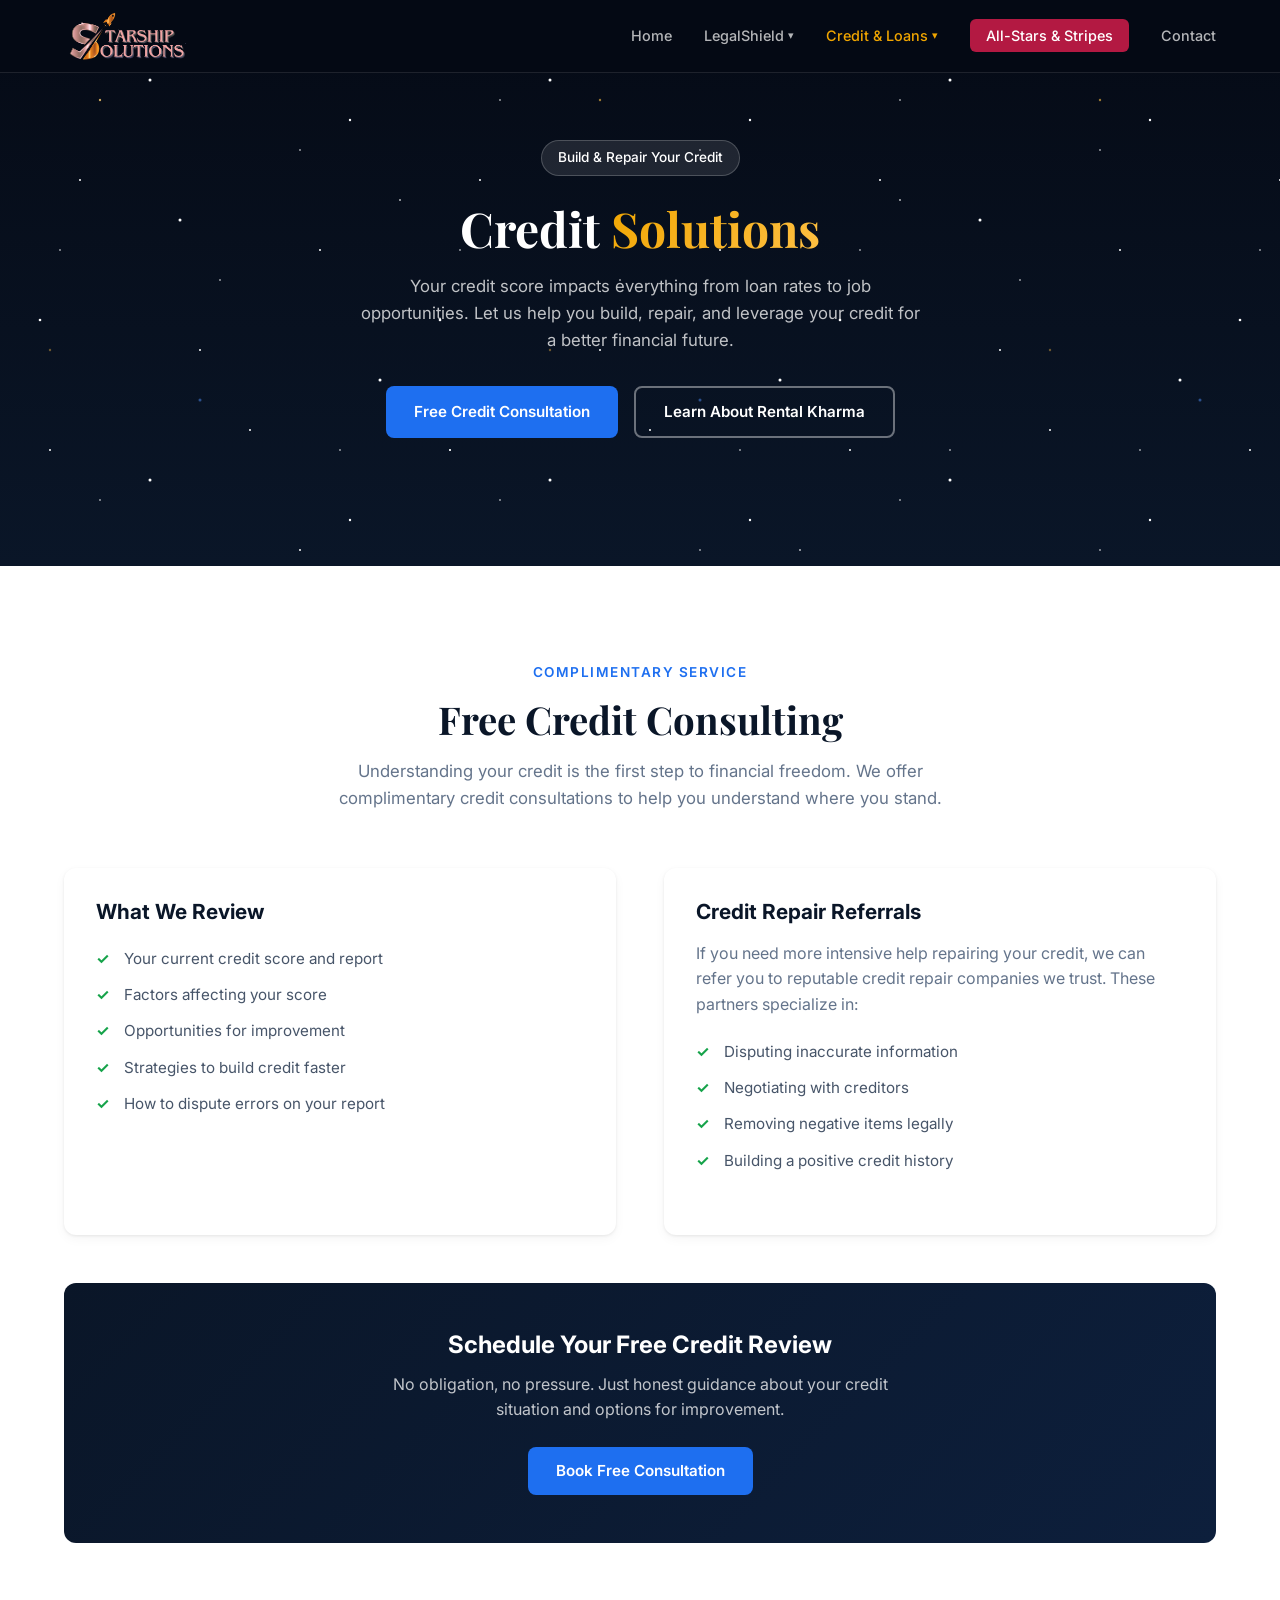
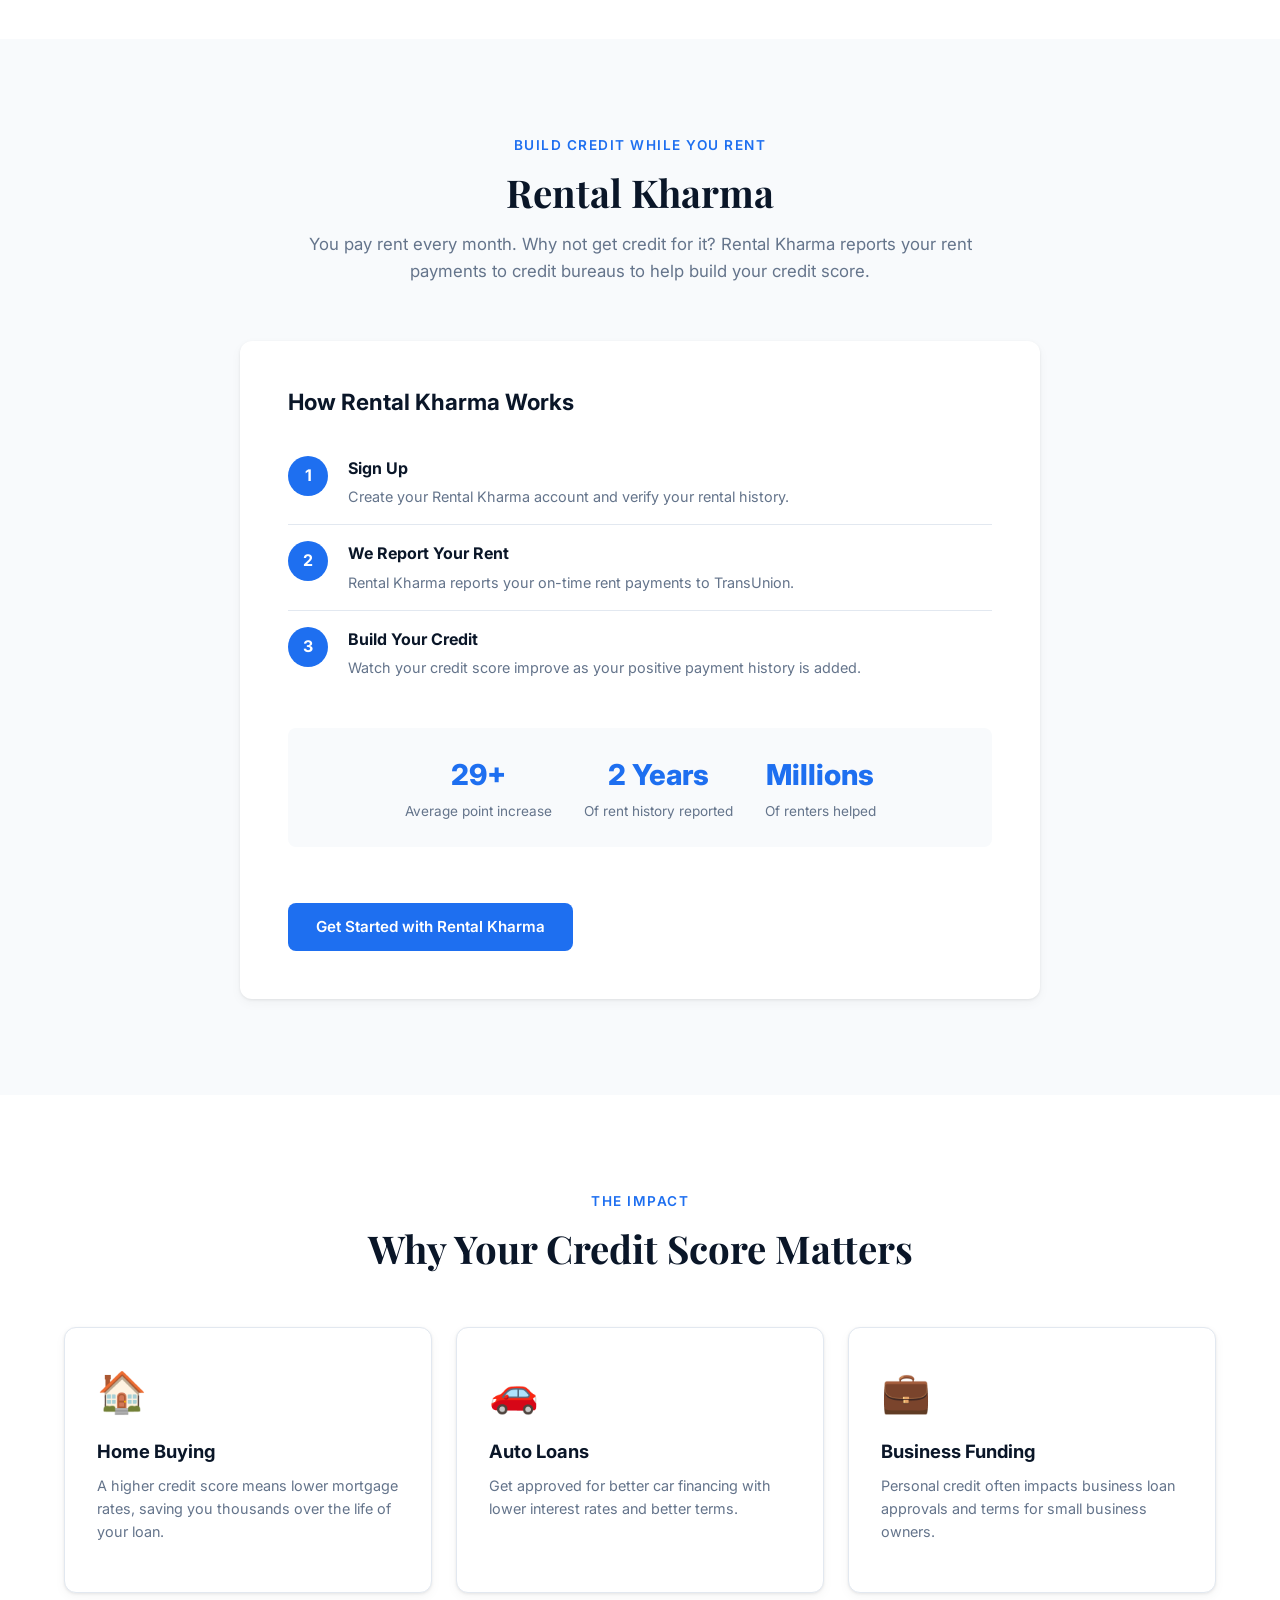
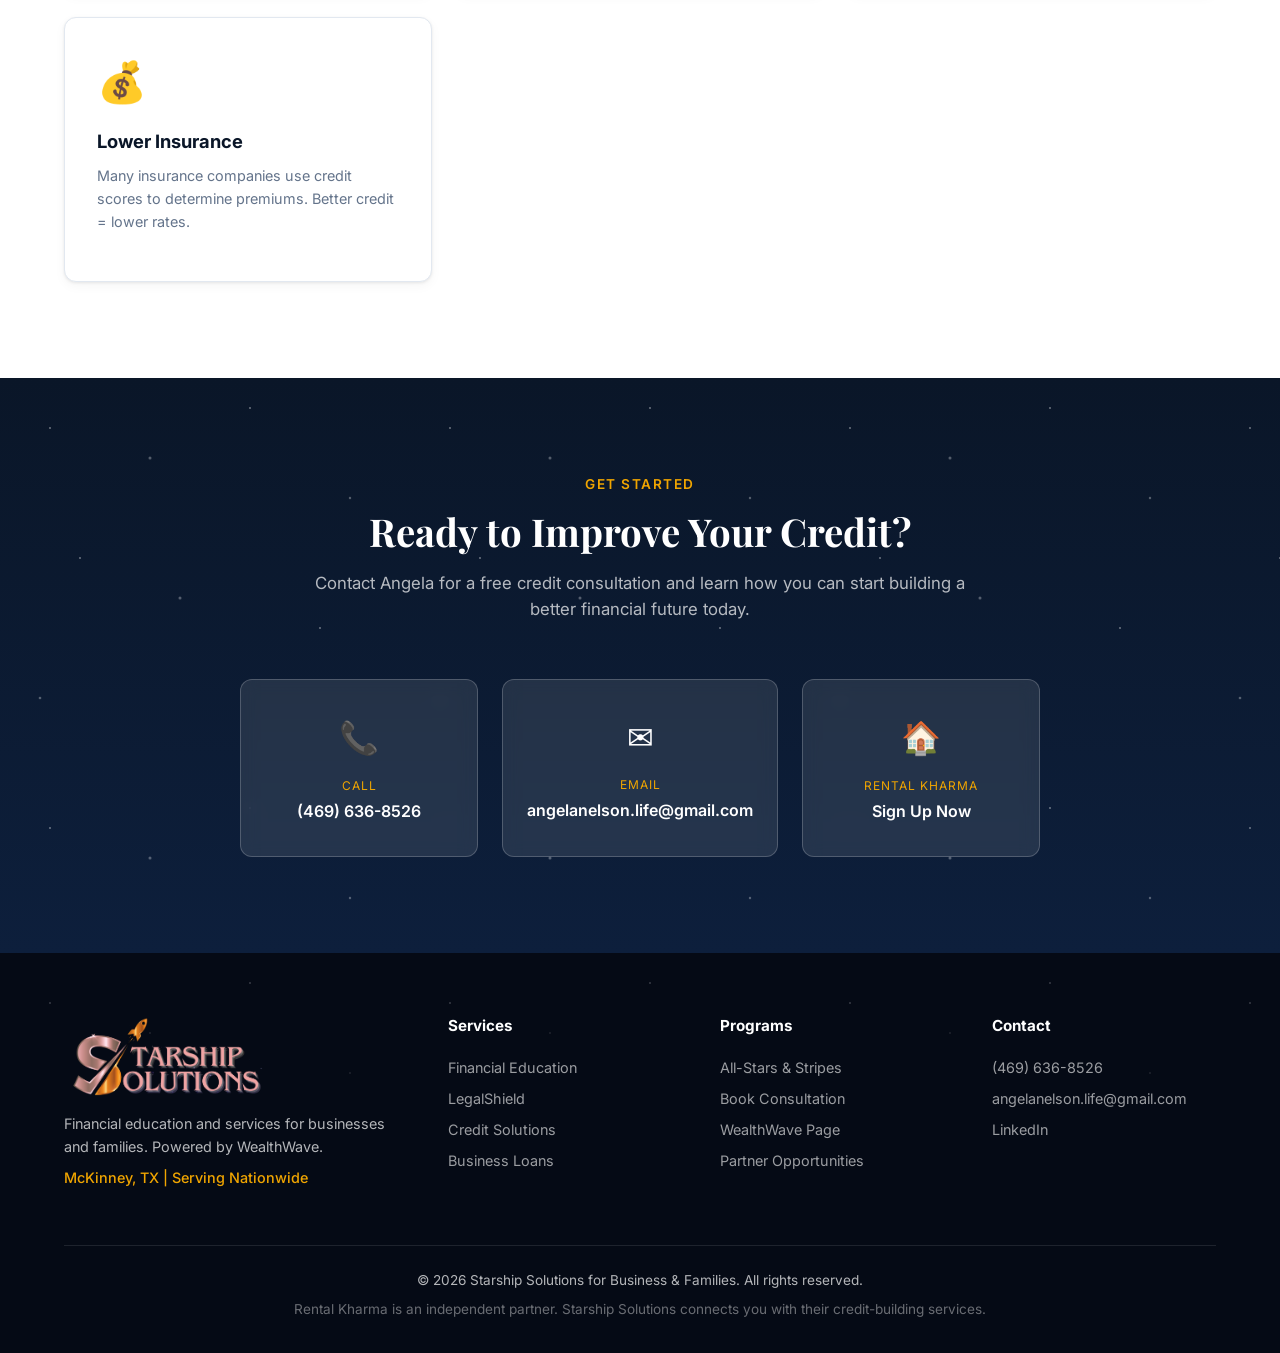
<file: credit.html>
<!DOCTYPE html>
<html lang="en">
<head>
  <meta charset="UTF-8">
  <meta name="viewport" content="width=device-width, initial-scale=1.0">
  <title>Credit Solutions | Credit Consulting & Rental Kharma | Starship Solutions</title>
  <meta name="description" content="Free credit consulting and credit-building solutions through Rental Kharma. Build your credit by reporting rent payments. Angela Nelson, Starship Solutions, McKinney TX.">
  <meta name="keywords" content="credit consulting, credit repair, Rental Kharma, rent reporting, build credit, credit score, McKinney TX, Dallas">
  <link rel="icon" type="image/svg+xml" href="assets/favicon.svg">
  <link rel="apple-touch-icon" href="assets/logo.png">
  <link rel="preconnect" href="https://fonts.googleapis.com">
  <link href="https://fonts.googleapis.com/css2?family=Inter:wght@300;400;500;600;700;800&family=Playfair+Display:wght@700&display=swap" rel="stylesheet">
  <link rel="stylesheet" href="styles.css">
</head>
<body>
  <!-- Navigation -->
  <nav class="navbar" id="navbar">
    <div class="container nav-container">
      <a href="index.html" class="logo">
        <img src="assets/logo.png" alt="Starship Solutions" class="logo-img">
      </a>
      <button class="nav-toggle" id="navToggle" aria-label="Toggle navigation">
        <span></span><span></span><span></span>
      </button>
      <ul class="nav-links" id="navLinks">
        <li><a href="index.html">Home</a></li>
        <li class="nav-dropdown">
          <a href="legalshield.html">LegalShield <span class="dropdown-arrow">&#9662;</span></a>
          <ul class="dropdown-menu">
            <li><a href="legalshield.html#individuals">For Individuals</a></li>
            <li><a href="legalshield.html#businesses">For Businesses</a></li>
            <li><a href="legalshield.html#commercial">Commercial Drivers</a></li>
          </ul>
        </li>
        <li class="nav-dropdown">
          <a href="credit.html" class="active">Credit &amp; Loans <span class="dropdown-arrow">&#9662;</span></a>
          <ul class="dropdown-menu">
            <li><a href="credit.html">Credit Consulting</a></li>
            <li><a href="credit.html#rental-kharma">Rental Kharma</a></li>
            <li><a href="business-loans.html">Business Loans</a></li>
          </ul>
        </li>
        <li><a href="index.html#allstars" class="nav-highlight">All-Stars &amp; Stripes</a></li>
        <li><a href="index.html#contact">Contact</a></li>
      </ul>
    </div>
  </nav>

  <!-- Hero Section -->
  <header class="page-hero">
    <div class="hero-bg">
      <div class="stars"></div>
      <div class="stars2"></div>
    </div>
    <div class="container hero-content">
      <p class="hero-badge">Build &amp; Repair Your Credit</p>
      <h1>Credit <span class="text-gradient">Solutions</span></h1>
      <p class="hero-subtitle">Your credit score impacts everything from loan rates to job opportunities. Let us help you build, repair, and leverage your credit for a better financial future.</p>
      <div class="hero-actions">
        <a href="index.html#contact" class="btn btn-primary">Free Credit Consultation</a>
        <a href="#rental-kharma" class="btn btn-outline">Learn About Rental Kharma</a>
      </div>
    </div>
  </header>

  <!-- Credit Consulting Section -->
  <section class="section" id="consulting">
    <div class="container">
      <div class="section-header">
        <p class="section-tag">Complimentary Service</p>
        <h2>Free Credit Consulting</h2>
        <p class="section-desc">Understanding your credit is the first step to financial freedom. We offer complimentary credit consultations to help you understand where you stand.</p>
      </div>
      <div class="two-col-grid">
        <div class="content-block">
          <h3>What We Review</h3>
          <ul class="check-list">
            <li>Your current credit score and report</li>
            <li>Factors affecting your score</li>
            <li>Opportunities for improvement</li>
            <li>Strategies to build credit faster</li>
            <li>How to dispute errors on your report</li>
          </ul>
        </div>
        <div class="content-block">
          <h3>Credit Repair Referrals</h3>
          <p>If you need more intensive help repairing your credit, we can refer you to reputable credit repair companies we trust. These partners specialize in:</p>
          <ul class="check-list">
            <li>Disputing inaccurate information</li>
            <li>Negotiating with creditors</li>
            <li>Removing negative items legally</li>
            <li>Building a positive credit history</li>
          </ul>
        </div>
      </div>
      <div class="cta-box">
        <h3>Schedule Your Free Credit Review</h3>
        <p>No obligation, no pressure. Just honest guidance about your credit situation and options for improvement.</p>
        <a href="index.html#contact" class="btn btn-primary">Book Free Consultation</a>
      </div>
    </div>
  </section>

  <!-- Rental Kharma Section -->
  <section class="section section-alt" id="rental-kharma">
    <div class="container">
      <div class="section-header">
        <p class="section-tag">Build Credit While You Rent</p>
        <h2>Rental Kharma</h2>
        <p class="section-desc">You pay rent every month. Why not get credit for it? Rental Kharma reports your rent payments to credit bureaus to help build your credit score.</p>
      </div>
      <div class="feature-highlight">
        <div class="feature-content">
          <h3>How Rental Kharma Works</h3>
          <ol class="step-list">
            <li>
              <strong>Sign Up</strong>
              <p>Create your Rental Kharma account and verify your rental history.</p>
            </li>
            <li>
              <strong>We Report Your Rent</strong>
              <p>Rental Kharma reports your on-time rent payments to TransUnion.</p>
            </li>
            <li>
              <strong>Build Your Credit</strong>
              <p>Watch your credit score improve as your positive payment history is added.</p>
            </li>
          </ol>
          <div class="highlight-stats">
            <div class="highlight-stat">
              <strong>29+</strong>
              <span>Average point increase</span>
            </div>
            <div class="highlight-stat">
              <strong>2 Years</strong>
              <span>Of rent history reported</span>
            </div>
            <div class="highlight-stat">
              <strong>Millions</strong>
              <span>Of renters helped</span>
            </div>
          </div>
          <a href="https://www.rentalkharma.com/partner-anelson/?code=STARSHIP" target="_blank" rel="noopener" class="btn btn-primary">Get Started with Rental Kharma</a>
        </div>
      </div>
    </div>
  </section>

  <!-- Why Credit Matters -->
  <section class="section">
    <div class="container">
      <div class="section-header">
        <p class="section-tag">The Impact</p>
        <h2>Why Your Credit Score Matters</h2>
      </div>
      <div class="services-grid-light">
        <div class="service-card-light">
          <div class="service-icon">&#127968;</div>
          <h3>Home Buying</h3>
          <p>A higher credit score means lower mortgage rates, saving you thousands over the life of your loan.</p>
        </div>
        <div class="service-card-light">
          <div class="service-icon">&#128663;</div>
          <h3>Auto Loans</h3>
          <p>Get approved for better car financing with lower interest rates and better terms.</p>
        </div>
        <div class="service-card-light">
          <div class="service-icon">&#128188;</div>
          <h3>Business Funding</h3>
          <p>Personal credit often impacts business loan approvals and terms for small business owners.</p>
        </div>
        <div class="service-card-light">
          <div class="service-icon">&#128176;</div>
          <h3>Lower Insurance</h3>
          <p>Many insurance companies use credit scores to determine premiums. Better credit = lower rates.</p>
        </div>
      </div>
    </div>
  </section>

  <!-- Contact CTA -->
  <section class="section section-space">
    <div class="container">
      <div class="section-header section-header-light">
        <p class="section-tag">Get Started</p>
        <h2>Ready to Improve Your Credit?</h2>
        <p class="section-desc">Contact Angela for a free credit consultation and learn how you can start building a better financial future today.</p>
      </div>
      <div class="contact-cta-grid">
        <a href="tel:+14696368526" class="contact-cta-card">
          <span class="cta-icon">&#128222;</span>
          <span class="cta-label">Call</span>
          <span class="cta-value">(469) 636-8526</span>
        </a>
        <a href="mailto:angelanelson.life@gmail.com" class="contact-cta-card">
          <span class="cta-icon">&#9993;</span>
          <span class="cta-label">Email</span>
          <span class="cta-value">angelanelson.life@gmail.com</span>
        </a>
        <a href="https://www.rentalkharma.com/partner-anelson/?code=STARSHIP" target="_blank" rel="noopener" class="contact-cta-card">
          <span class="cta-icon">&#127968;</span>
          <span class="cta-label">Rental Kharma</span>
          <span class="cta-value">Sign Up Now</span>
        </a>
      </div>
    </div>
  </section>

  <!-- Footer -->
  <footer class="footer">
    <div class="container">
      <div class="footer-grid">
        <div class="footer-brand">
          <img src="assets/logo.png" alt="Starship Solutions" class="footer-logo">
          <p>Financial education and services for businesses and families. Powered by WealthWave.</p>
          <p class="footer-location">McKinney, TX | Serving Nationwide</p>
        </div>
        <div class="footer-links">
          <h4>Services</h4>
          <a href="index.html#financial-education">Financial Education</a>
          <a href="legalshield.html">LegalShield</a>
          <a href="credit.html">Credit Solutions</a>
          <a href="business-loans.html">Business Loans</a>
        </div>
        <div class="footer-links">
          <h4>Programs</h4>
          <a href="index.html#allstars">All-Stars &amp; Stripes</a>
          <a href="index.html#contact">Book Consultation</a>
          <a href="https://wealthwave.com/starship" target="_blank" rel="noopener">WealthWave Page</a>
          <a href="partners.html">Partner Opportunities</a>
        </div>
        <div class="footer-links">
          <h4>Contact</h4>
          <a href="tel:+14696368526">(469) 636-8526</a>
          <a href="mailto:angelanelson.life@gmail.com">angelanelson.life@gmail.com</a>
          <a href="https://www.linkedin.com/in/angela-nelson-5179a0124/" target="_blank" rel="noopener">LinkedIn</a>
        </div>
      </div>
      <div class="footer-bottom">
        <p>&copy; 2026 Starship Solutions for Business &amp; Families. All rights reserved.</p>
        <p class="footer-disclaimer">Rental Kharma is an independent partner. Starship Solutions connects you with their credit-building services.</p>
      </div>
    </div>
  </footer>

  <script src="script.js"></script>
</body>
</html>
</file>
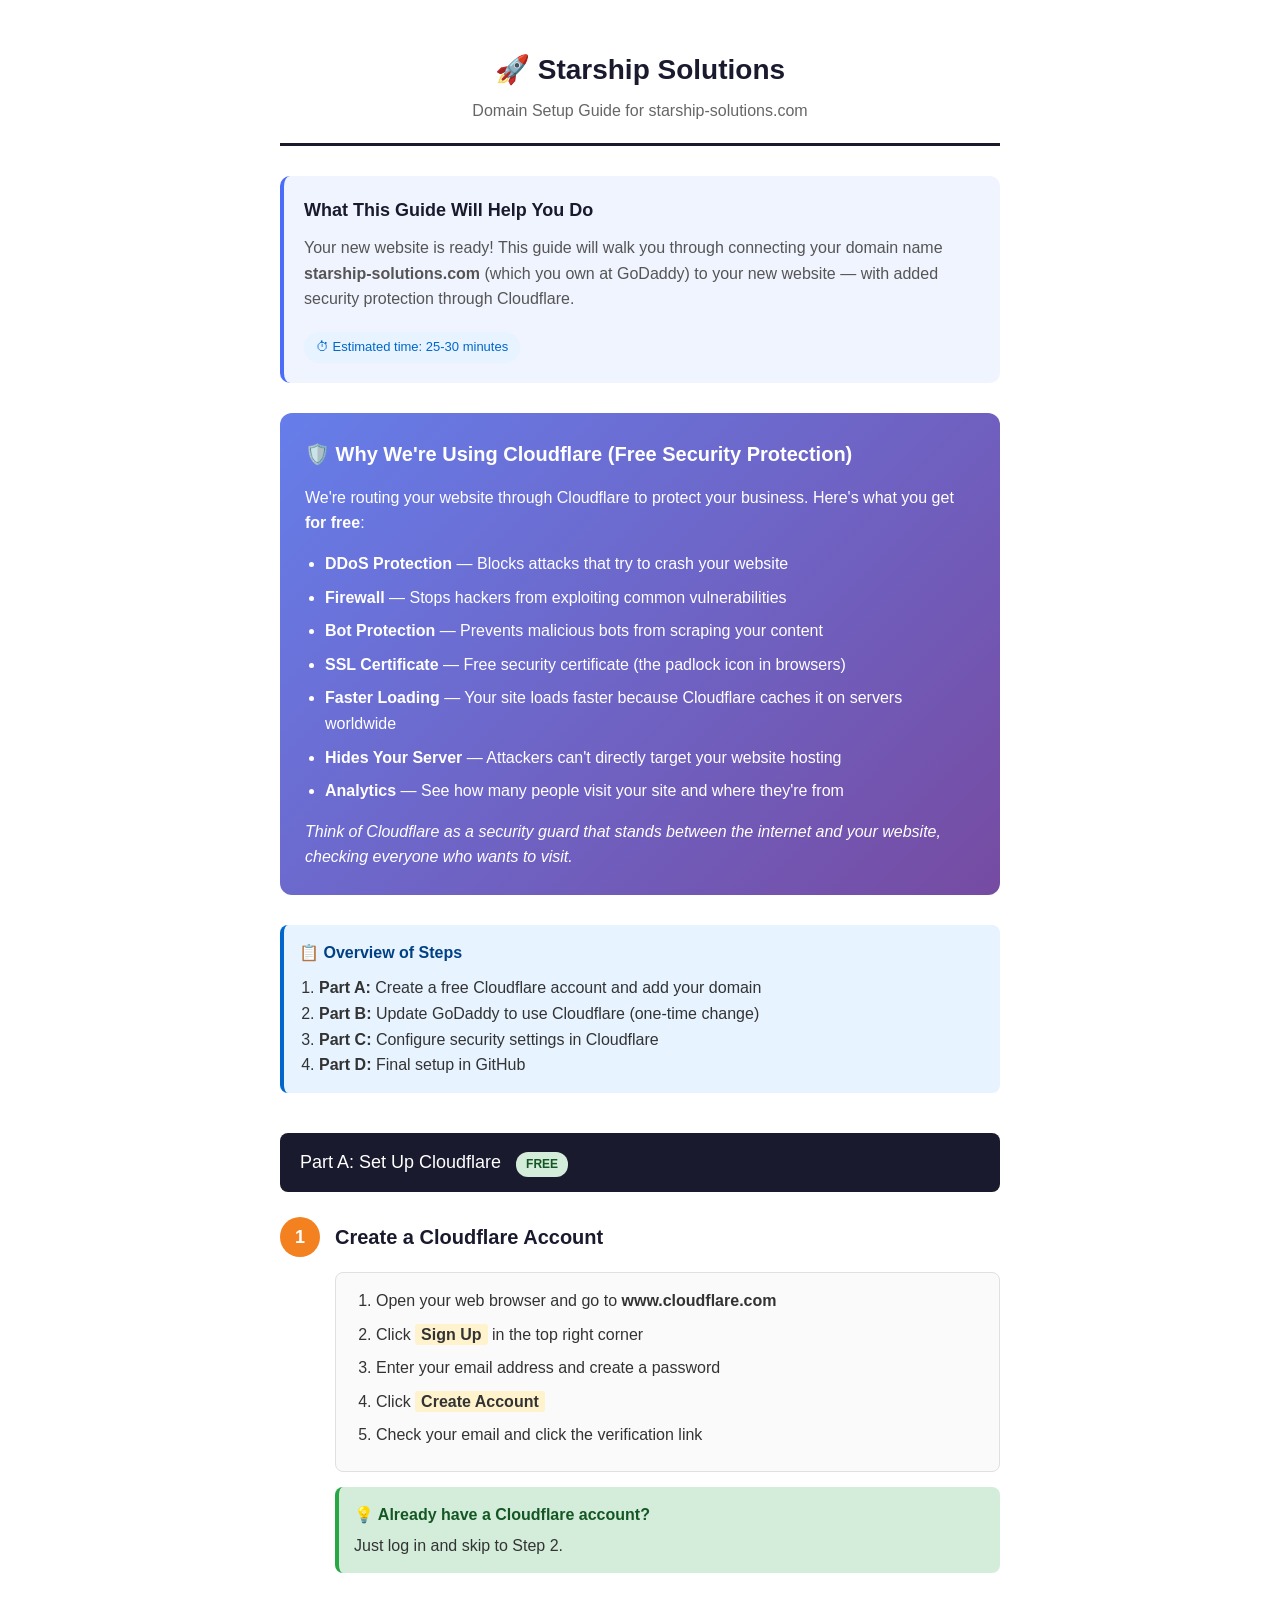
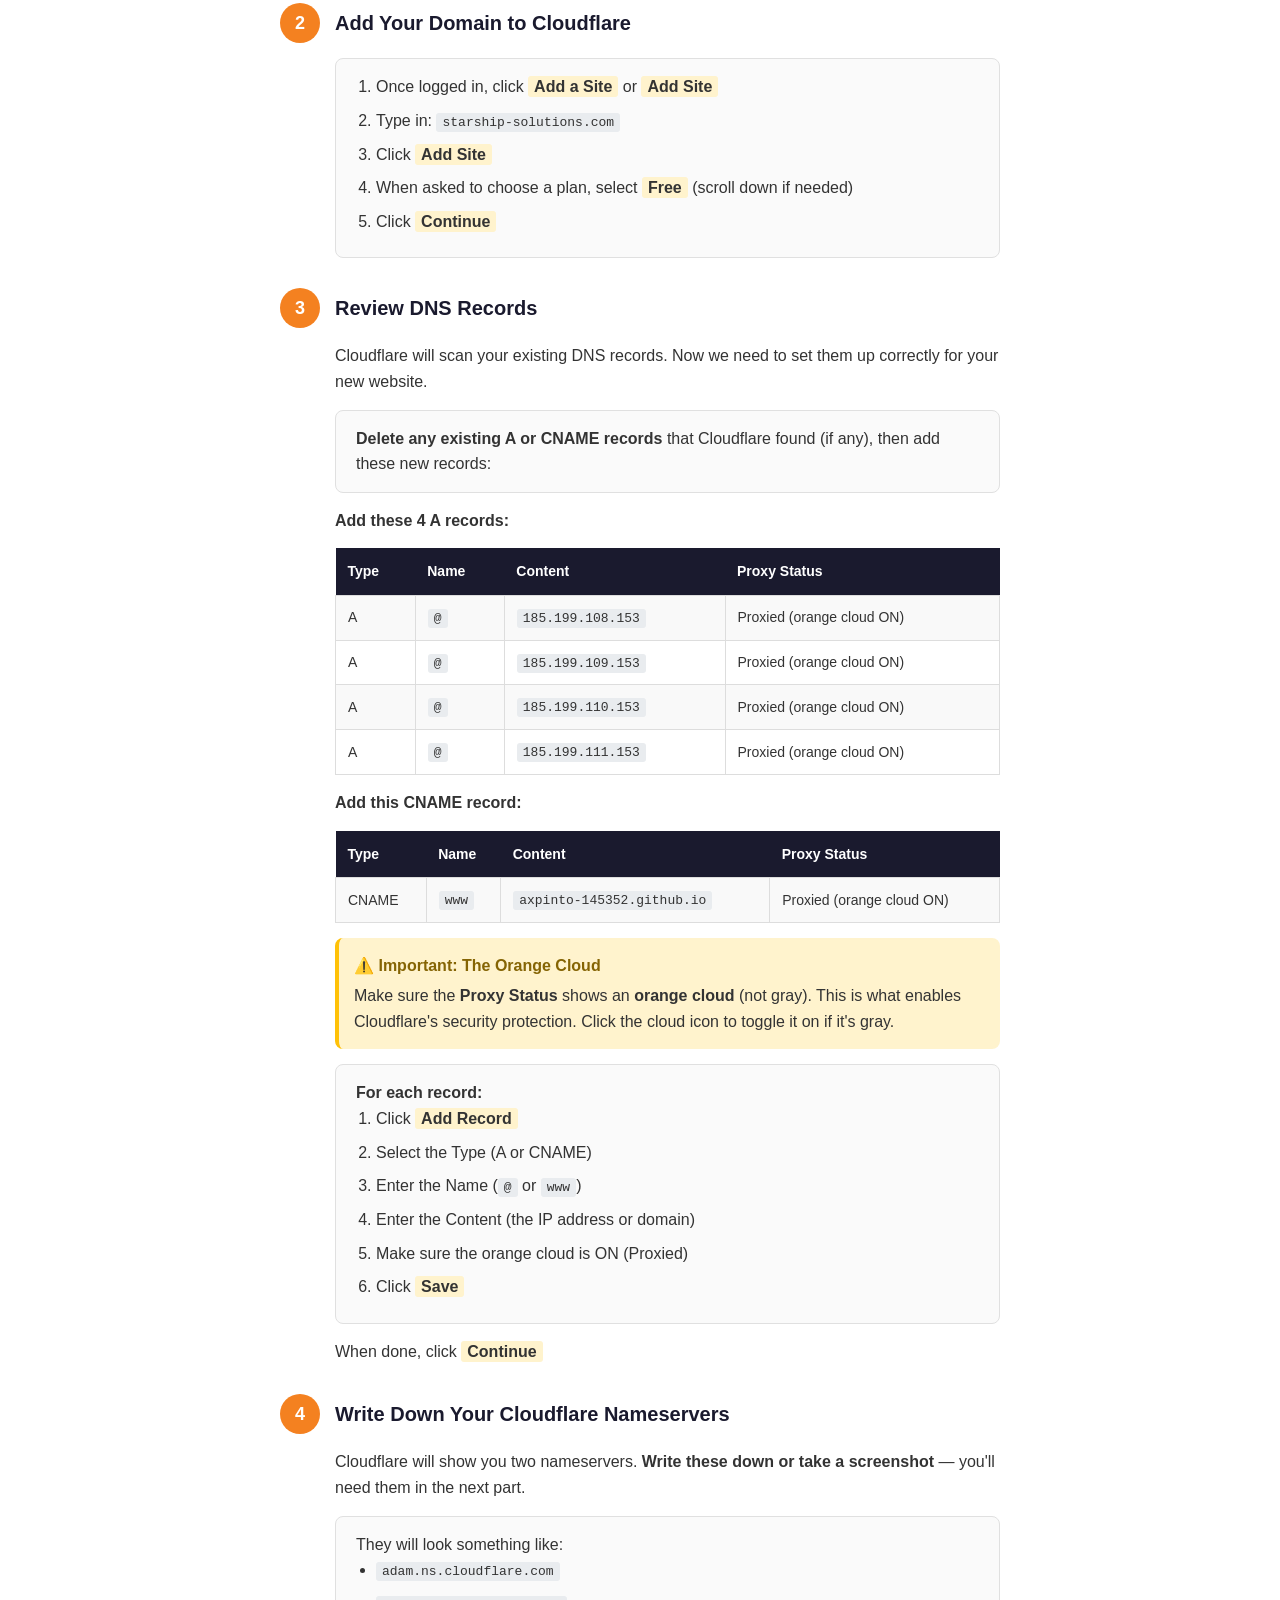
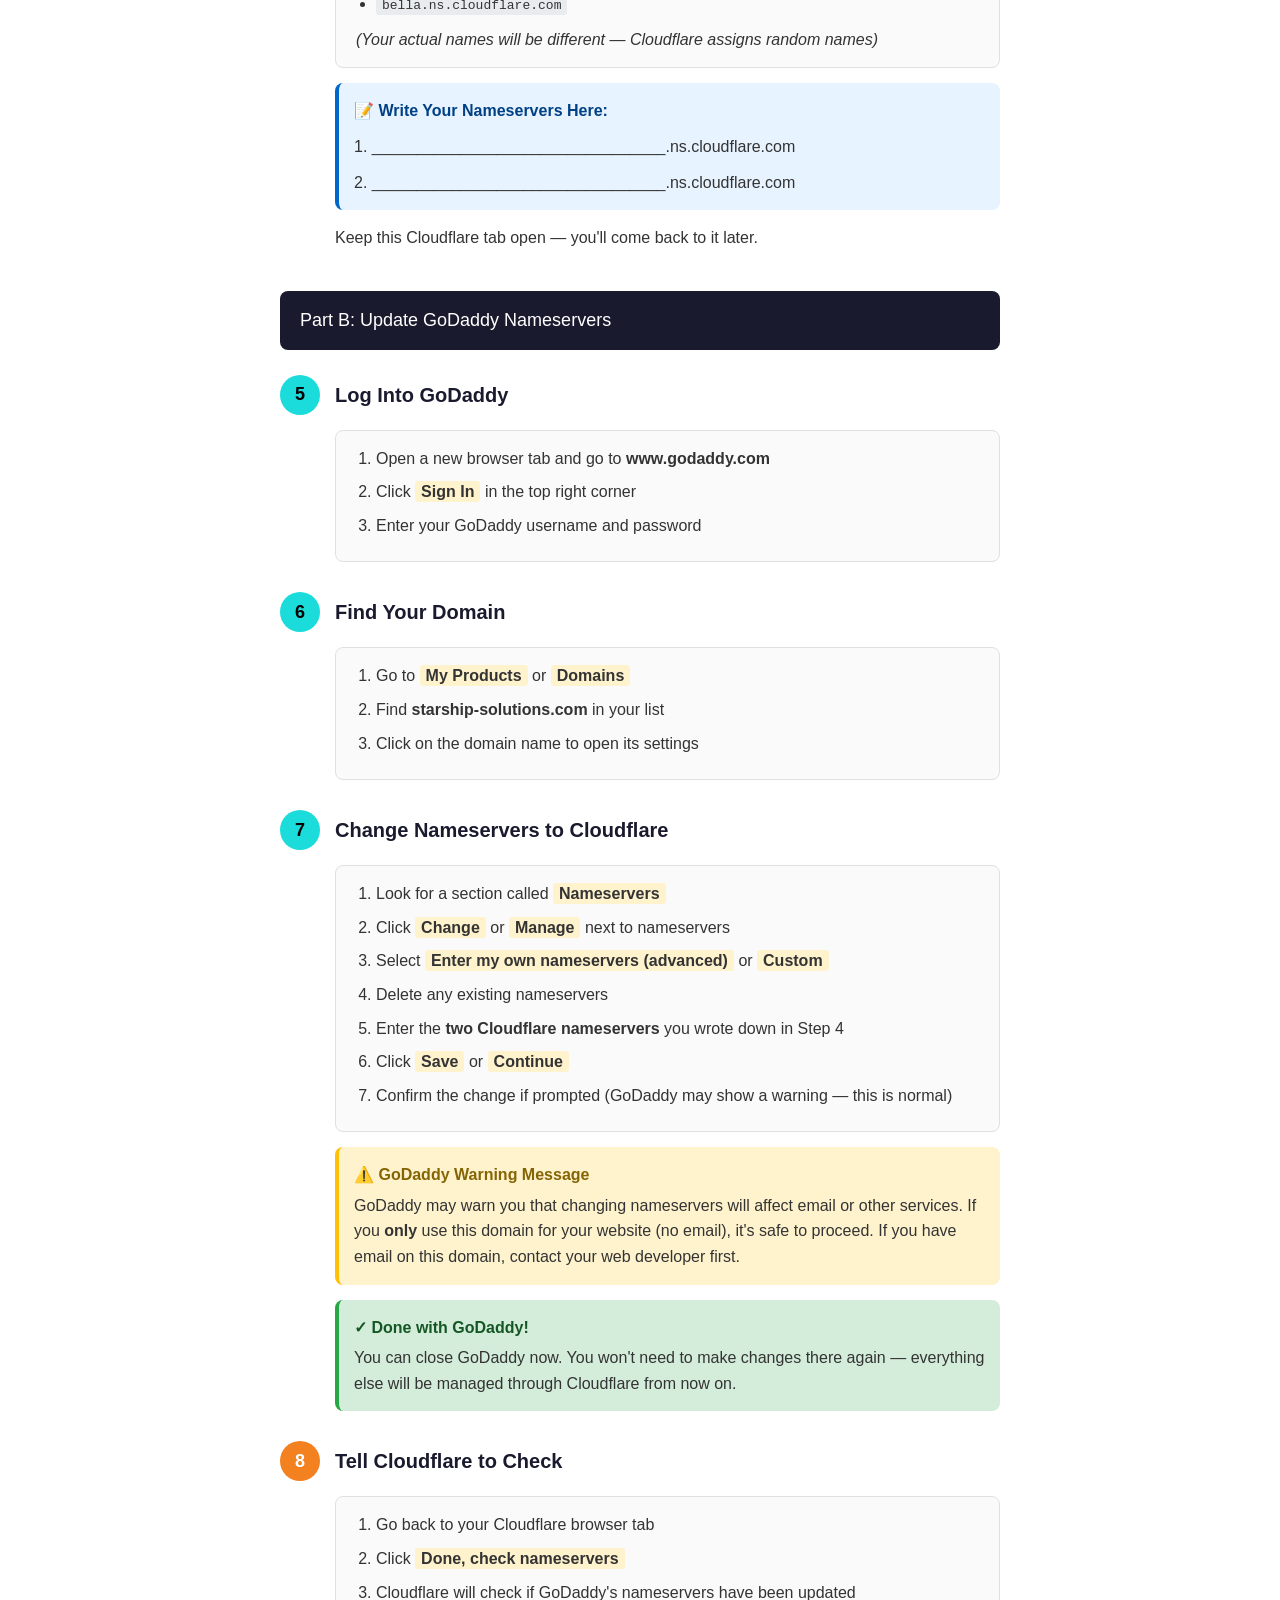
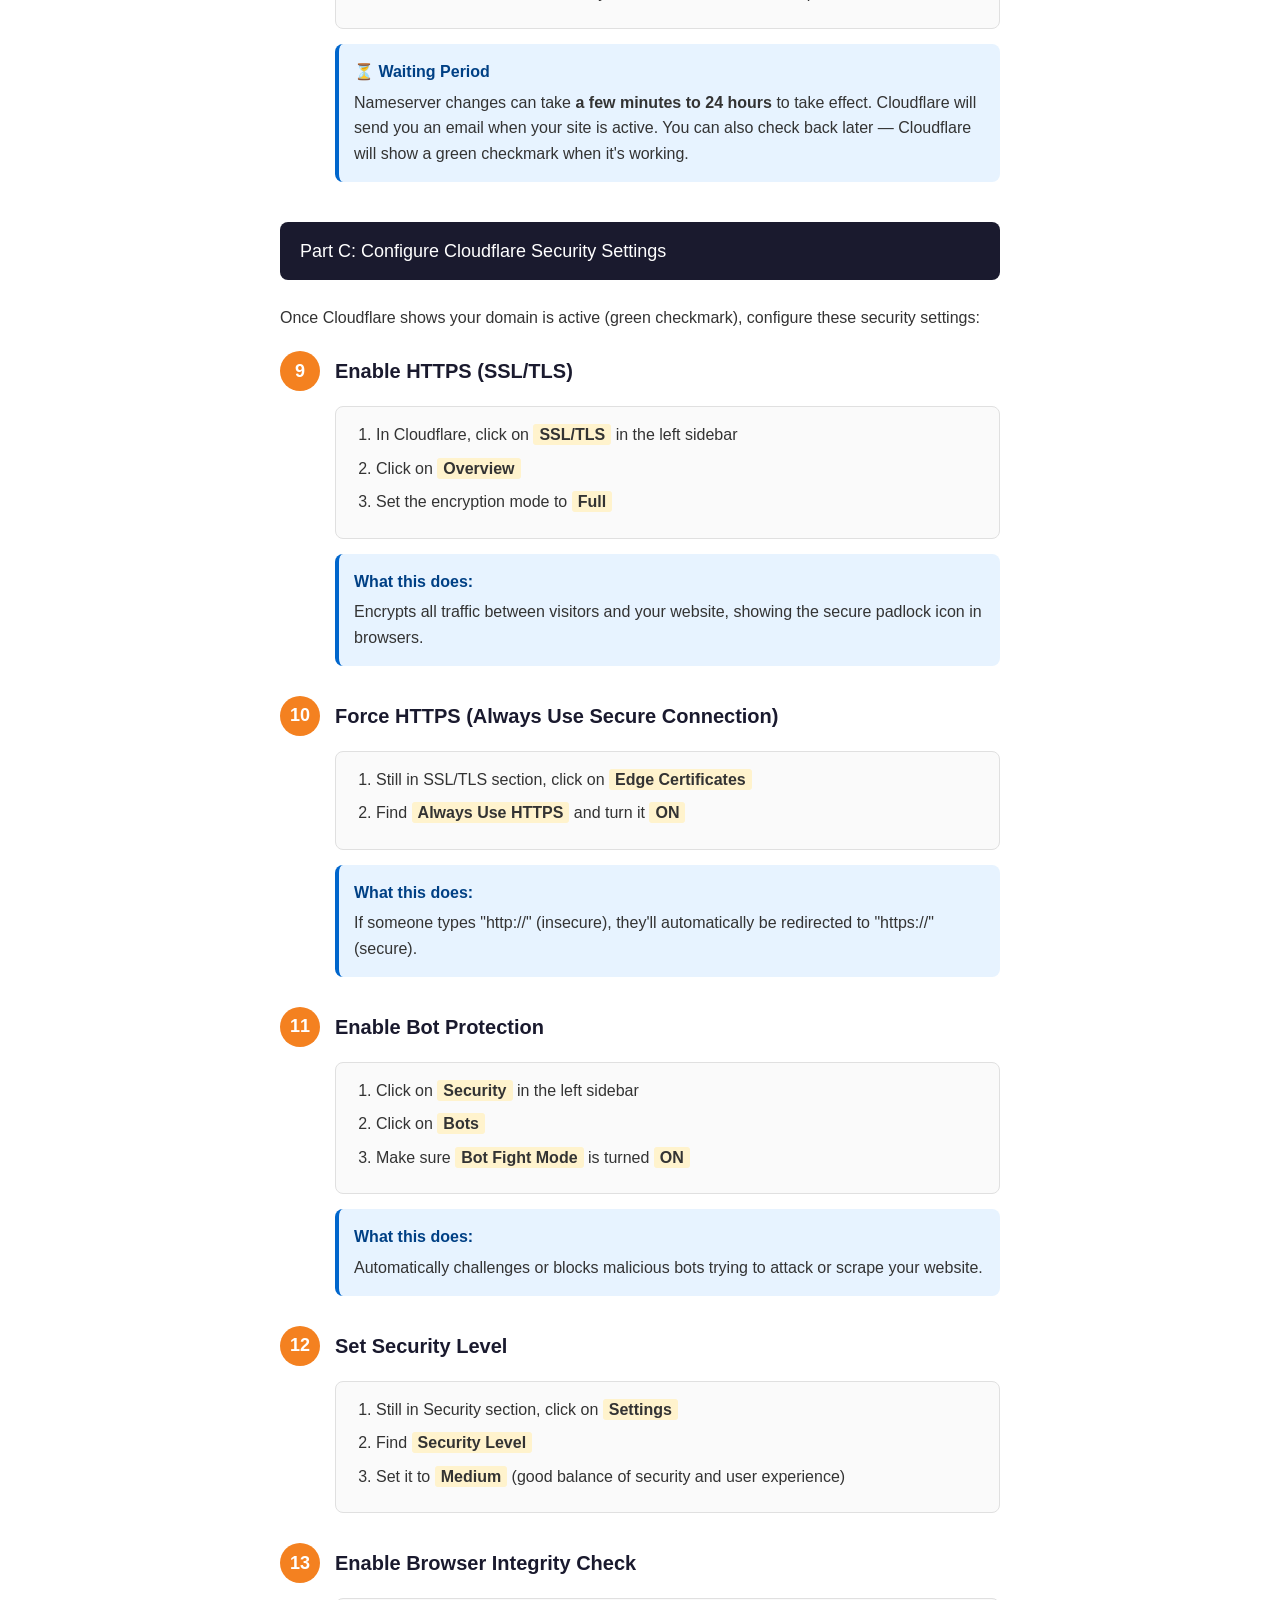
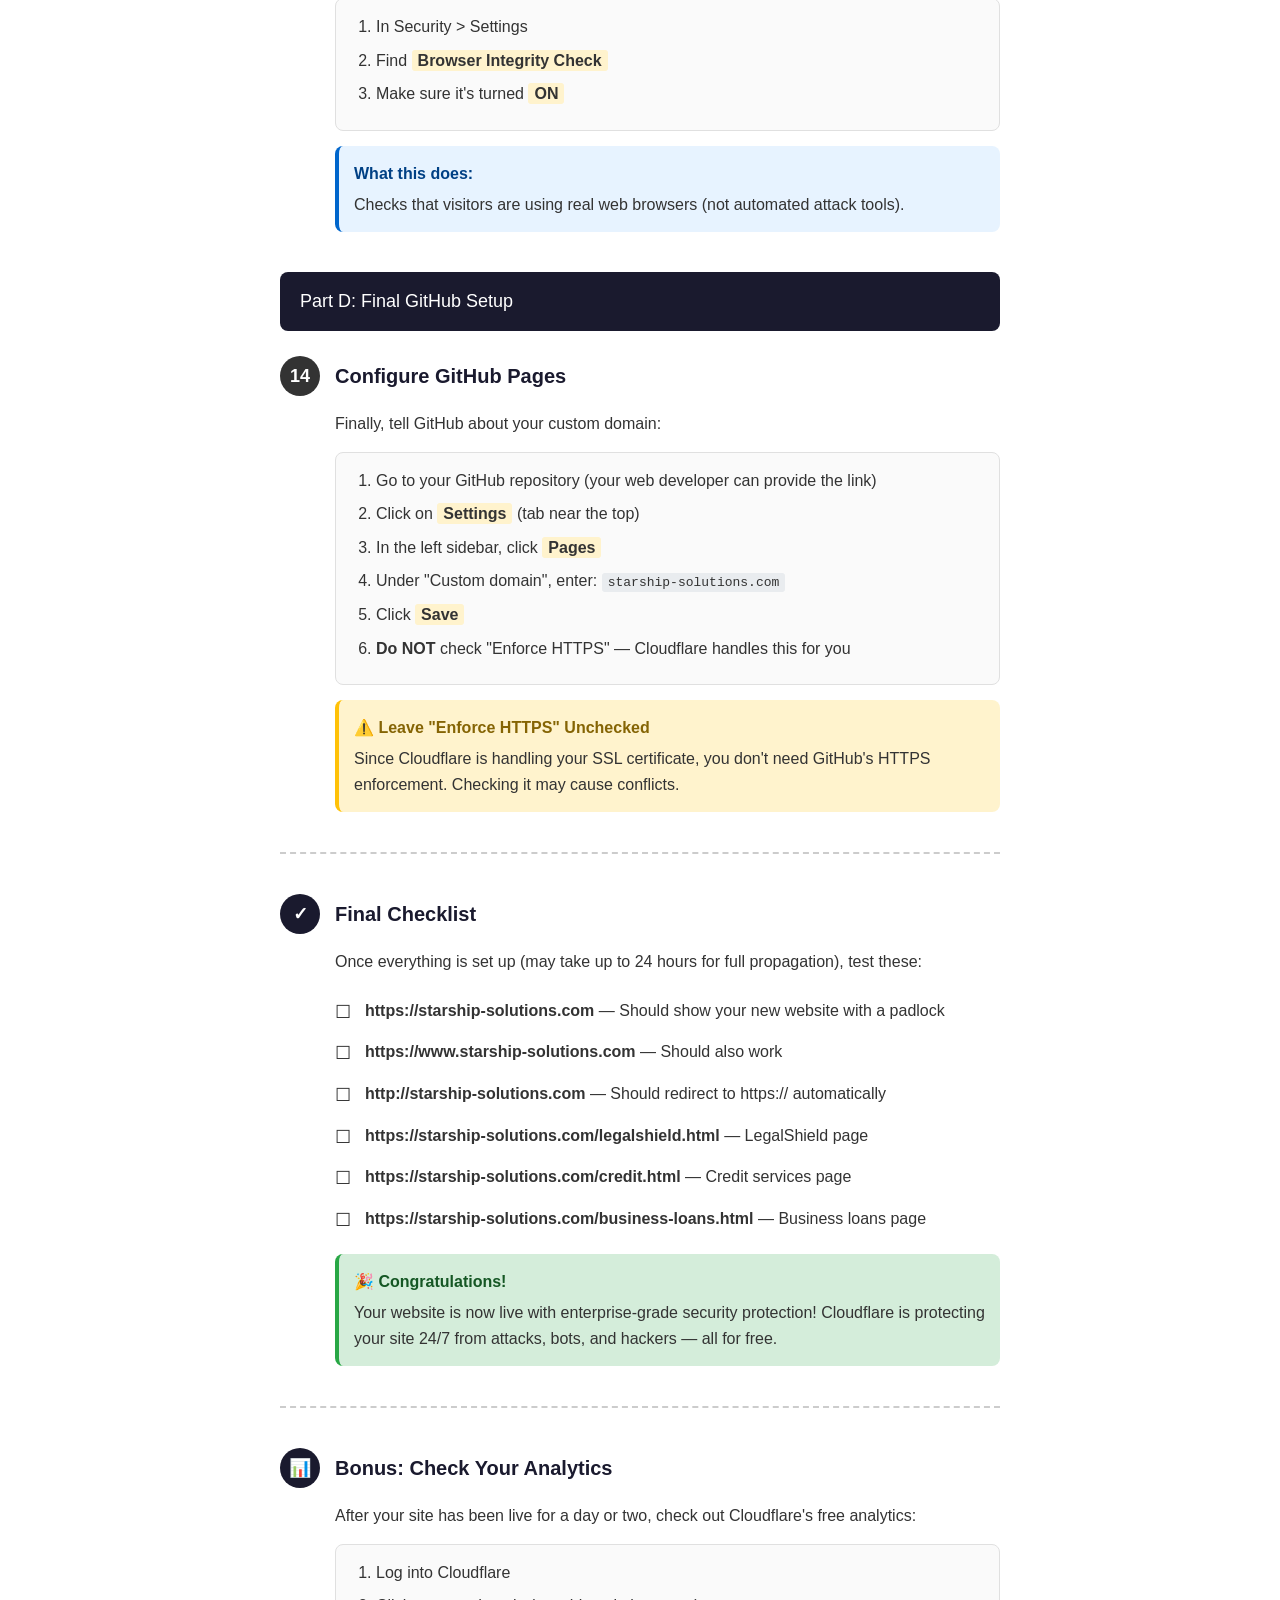
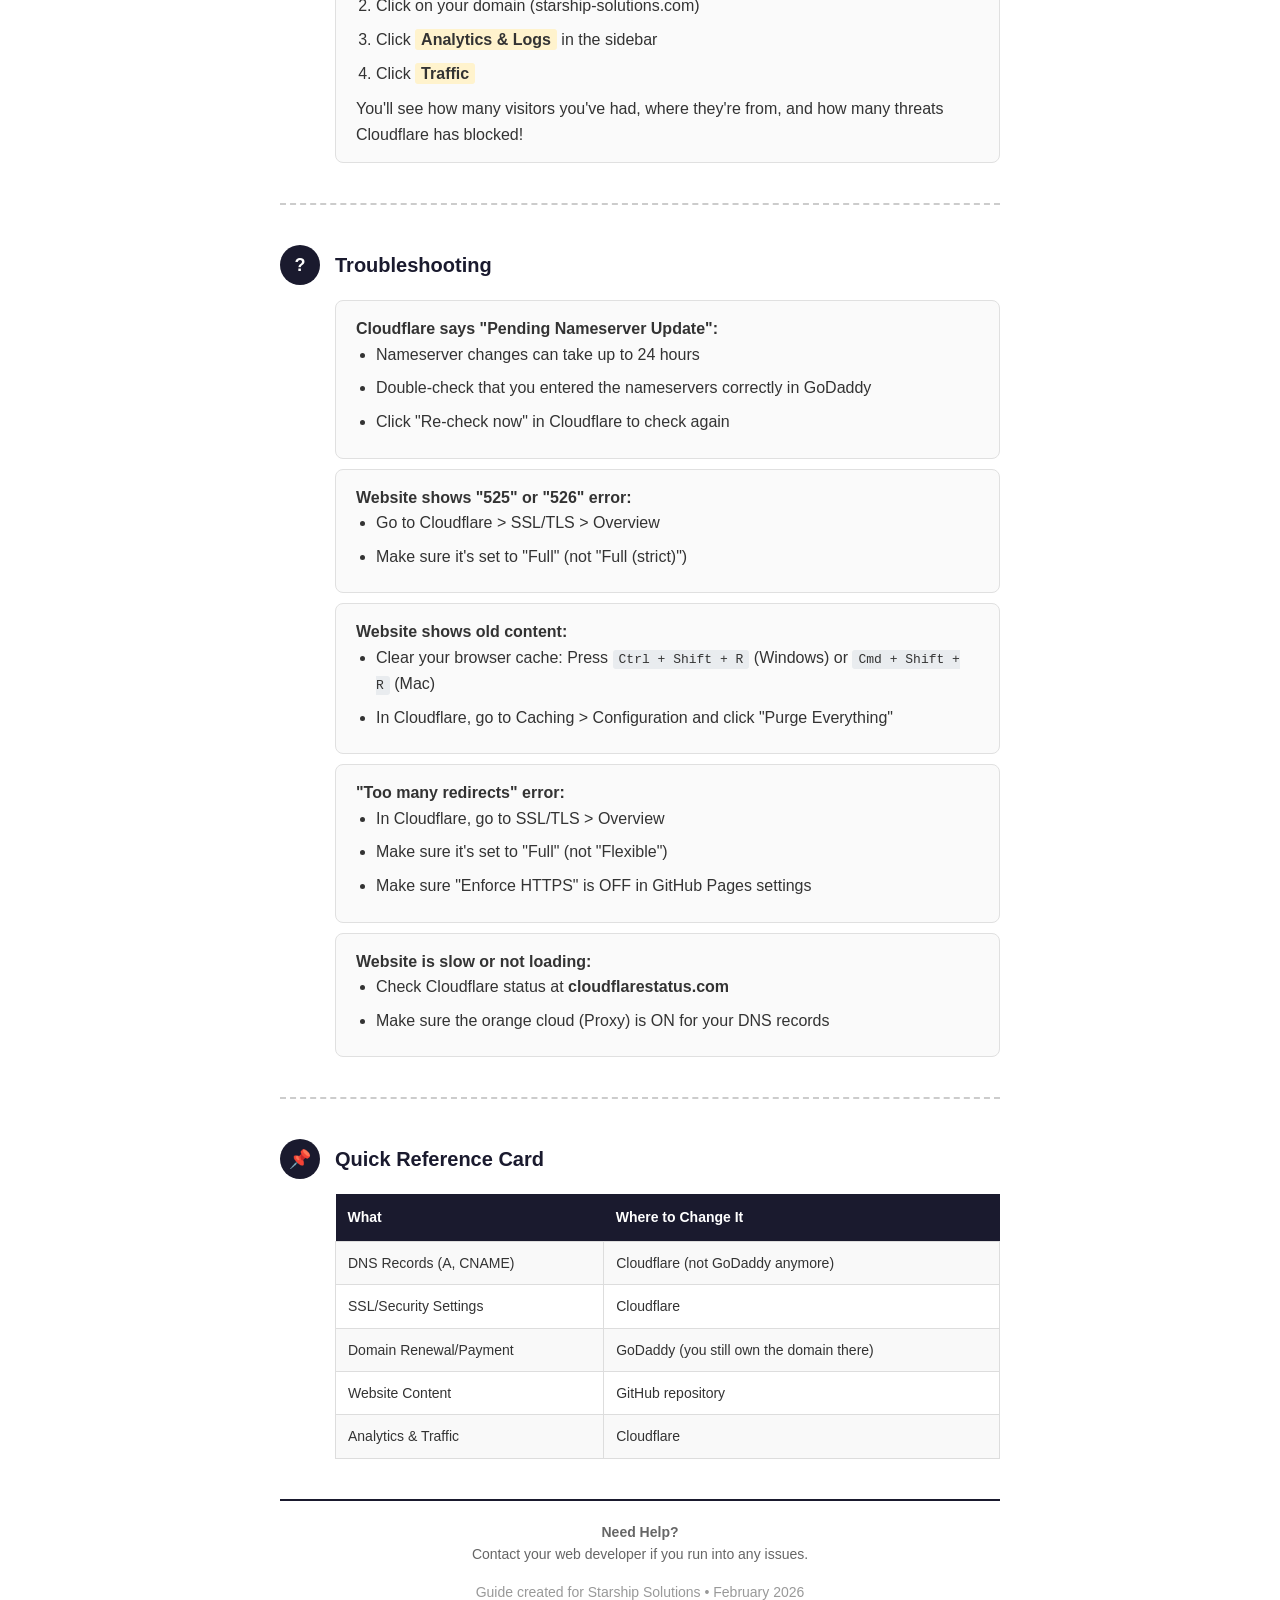
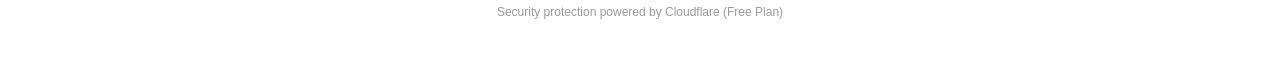
<file: domain-setup-guide.html>
<!DOCTYPE html>
<html lang="en">
<head>
  <meta charset="UTF-8">
  <meta name="viewport" content="width=device-width, initial-scale=1.0">
  <title>Domain Setup Guide - Starship Solutions</title>
  <style>
    * {
      margin: 0;
      padding: 0;
      box-sizing: border-box;
    }

    body {
      font-family: 'Segoe UI', Tahoma, Geneva, Verdana, sans-serif;
      line-height: 1.6;
      color: #333;
      max-width: 8.5in;
      margin: 0 auto;
      padding: 0.5in;
      background: white;
    }

    .header {
      text-align: center;
      padding-bottom: 20px;
      border-bottom: 3px solid #1a1a2e;
      margin-bottom: 30px;
    }

    .header h1 {
      color: #1a1a2e;
      font-size: 28px;
      margin-bottom: 5px;
    }

    .header .subtitle {
      color: #666;
      font-size: 16px;
    }

    .intro {
      background: #f0f4ff;
      padding: 20px;
      border-radius: 10px;
      margin-bottom: 30px;
      border-left: 4px solid #4a6cf7;
    }

    .intro h2 {
      color: #1a1a2e;
      margin-bottom: 10px;
      font-size: 18px;
    }

    .intro p {
      color: #555;
    }

    .security-box {
      background: linear-gradient(135deg, #667eea 0%, #764ba2 100%);
      color: white;
      padding: 25px;
      border-radius: 12px;
      margin-bottom: 30px;
    }

    .security-box h2 {
      margin-bottom: 15px;
      font-size: 20px;
    }

    .security-box ul {
      margin-left: 20px;
    }

    .security-box li {
      margin-bottom: 8px;
    }

    .section-header {
      background: #1a1a2e;
      color: white;
      padding: 15px 20px;
      border-radius: 8px;
      margin: 40px 0 25px 0;
      font-size: 18px;
    }

    .step {
      margin-bottom: 30px;
      page-break-inside: avoid;
    }

    .step-header {
      display: flex;
      align-items: center;
      margin-bottom: 15px;
    }

    .step-number {
      background: #1a1a2e;
      color: white;
      width: 40px;
      height: 40px;
      border-radius: 50%;
      display: flex;
      align-items: center;
      justify-content: center;
      font-weight: bold;
      font-size: 18px;
      margin-right: 15px;
      flex-shrink: 0;
    }

    .step-number.cloudflare {
      background: #f48120;
    }

    .step-number.godaddy {
      background: #1bdbdb;
      color: #000;
    }

    .step-number.github {
      background: #333;
    }

    .step-title {
      color: #1a1a2e;
      font-size: 20px;
    }

    .step-content {
      margin-left: 55px;
    }

    .instruction {
      background: #fafafa;
      padding: 15px 20px;
      border-radius: 8px;
      margin-bottom: 10px;
      border: 1px solid #e0e0e0;
    }

    .instruction ol, .instruction ul {
      margin-left: 20px;
    }

    .instruction li {
      margin-bottom: 8px;
    }

    .highlight {
      background: #fff3cd;
      padding: 2px 6px;
      border-radius: 3px;
      font-weight: 600;
    }

    .important {
      background: #d4edda;
      padding: 15px;
      border-radius: 8px;
      border-left: 4px solid #28a745;
      margin: 15px 0;
    }

    .important-title {
      font-weight: bold;
      color: #155724;
      margin-bottom: 5px;
    }

    .warning {
      background: #fff3cd;
      padding: 15px;
      border-radius: 8px;
      border-left: 4px solid #ffc107;
      margin: 15px 0;
    }

    .warning-title {
      font-weight: bold;
      color: #856404;
      margin-bottom: 5px;
    }

    .info-box {
      background: #e7f3ff;
      padding: 15px;
      border-radius: 8px;
      border-left: 4px solid #0066cc;
      margin: 15px 0;
    }

    .info-title {
      font-weight: bold;
      color: #004085;
      margin-bottom: 5px;
    }

    table {
      width: 100%;
      border-collapse: collapse;
      margin: 15px 0;
      font-size: 14px;
    }

    th {
      background: #1a1a2e;
      color: white;
      padding: 12px;
      text-align: left;
    }

    td {
      padding: 10px 12px;
      border: 1px solid #ddd;
    }

    tr:nth-child(even) {
      background: #f9f9f9;
    }

    .code {
      font-family: 'Courier New', monospace;
      background: #e9ecef;
      padding: 2px 6px;
      border-radius: 3px;
      font-size: 13px;
    }

    .checklist {
      list-style: none;
      margin-left: 0;
    }

    .checklist li {
      padding: 8px 0;
      padding-left: 30px;
      position: relative;
    }

    .checklist li::before {
      content: "☐";
      position: absolute;
      left: 0;
      font-size: 18px;
    }

    .section-divider {
      border: none;
      border-top: 2px dashed #ccc;
      margin: 40px 0;
    }

    .footer {
      margin-top: 40px;
      padding-top: 20px;
      border-top: 2px solid #1a1a2e;
      text-align: center;
      color: #666;
      font-size: 14px;
    }

    .time-estimate {
      display: inline-block;
      background: #e7f3ff;
      color: #0066cc;
      padding: 5px 12px;
      border-radius: 20px;
      font-size: 13px;
      margin-top: 10px;
    }

    .badge {
      display: inline-block;
      padding: 3px 10px;
      border-radius: 12px;
      font-size: 12px;
      font-weight: bold;
      margin-left: 10px;
    }

    .badge-free {
      background: #d4edda;
      color: #155724;
    }

    .page-break {
      page-break-before: always;
    }

    @media print {
      body {
        padding: 0.25in;
      }

      .step {
        page-break-inside: avoid;
      }
    }
  </style>
</head>
<body>

  <div class="header">
    <h1>🚀 Starship Solutions</h1>
    <p class="subtitle">Domain Setup Guide for starship-solutions.com</p>
  </div>

  <div class="intro">
    <h2>What This Guide Will Help You Do</h2>
    <p>Your new website is ready! This guide will walk you through connecting your domain name <strong>starship-solutions.com</strong> (which you own at GoDaddy) to your new website — with added security protection through Cloudflare.</p>
    <p style="margin-top: 10px;"><span class="time-estimate">⏱ Estimated time: 25-30 minutes</span></p>
  </div>

  <!-- WHY CLOUDFLARE -->
  <div class="security-box">
    <h2>🛡️ Why We're Using Cloudflare (Free Security Protection)</h2>
    <p style="margin-bottom: 15px;">We're routing your website through Cloudflare to protect your business. Here's what you get <strong>for free</strong>:</p>
    <ul>
      <li><strong>DDoS Protection</strong> — Blocks attacks that try to crash your website</li>
      <li><strong>Firewall</strong> — Stops hackers from exploiting common vulnerabilities</li>
      <li><strong>Bot Protection</strong> — Prevents malicious bots from scraping your content</li>
      <li><strong>SSL Certificate</strong> — Free security certificate (the padlock icon in browsers)</li>
      <li><strong>Faster Loading</strong> — Your site loads faster because Cloudflare caches it on servers worldwide</li>
      <li><strong>Hides Your Server</strong> — Attackers can't directly target your website hosting</li>
      <li><strong>Analytics</strong> — See how many people visit your site and where they're from</li>
    </ul>
    <p style="margin-top: 15px;"><em>Think of Cloudflare as a security guard that stands between the internet and your website, checking everyone who wants to visit.</em></p>
  </div>

  <!-- OVERVIEW -->
  <div class="info-box">
    <div class="info-title">📋 Overview of Steps</div>
    <ol style="margin-left: 20px; margin-top: 10px;">
      <li><strong>Part A:</strong> Create a free Cloudflare account and add your domain</li>
      <li><strong>Part B:</strong> Update GoDaddy to use Cloudflare (one-time change)</li>
      <li><strong>Part C:</strong> Configure security settings in Cloudflare</li>
      <li><strong>Part D:</strong> Final setup in GitHub</li>
    </ol>
  </div>

  <!-- PART A: CLOUDFLARE SETUP -->
  <div class="section-header">Part A: Set Up Cloudflare <span class="badge badge-free">FREE</span></div>

  <!-- STEP 1 -->
  <div class="step">
    <div class="step-header">
      <div class="step-number cloudflare">1</div>
      <h2 class="step-title">Create a Cloudflare Account</h2>
    </div>
    <div class="step-content">
      <div class="instruction">
        <ol>
          <li>Open your web browser and go to <strong>www.cloudflare.com</strong></li>
          <li>Click <span class="highlight">Sign Up</span> in the top right corner</li>
          <li>Enter your email address and create a password</li>
          <li>Click <span class="highlight">Create Account</span></li>
          <li>Check your email and click the verification link</li>
        </ol>
      </div>
      <div class="important">
        <div class="important-title">💡 Already have a Cloudflare account?</div>
        Just log in and skip to Step 2.
      </div>
    </div>
  </div>

  <!-- STEP 2 -->
  <div class="step">
    <div class="step-header">
      <div class="step-number cloudflare">2</div>
      <h2 class="step-title">Add Your Domain to Cloudflare</h2>
    </div>
    <div class="step-content">
      <div class="instruction">
        <ol>
          <li>Once logged in, click <span class="highlight">Add a Site</span> or <span class="highlight">Add Site</span></li>
          <li>Type in: <span class="code">starship-solutions.com</span></li>
          <li>Click <span class="highlight">Add Site</span></li>
          <li>When asked to choose a plan, select <span class="highlight">Free</span> (scroll down if needed)</li>
          <li>Click <span class="highlight">Continue</span></li>
        </ol>
      </div>
    </div>
  </div>

  <!-- STEP 3 -->
  <div class="step">
    <div class="step-header">
      <div class="step-number cloudflare">3</div>
      <h2 class="step-title">Review DNS Records</h2>
    </div>
    <div class="step-content">
      <p style="margin-bottom: 15px;">Cloudflare will scan your existing DNS records. Now we need to set them up correctly for your new website.</p>

      <div class="instruction">
        <p><strong>Delete any existing A or CNAME records</strong> that Cloudflare found (if any), then add these new records:</p>
      </div>

      <p style="margin: 15px 0;"><strong>Add these 4 A records:</strong></p>
      <table>
        <tr>
          <th>Type</th>
          <th>Name</th>
          <th>Content</th>
          <th>Proxy Status</th>
        </tr>
        <tr>
          <td>A</td>
          <td><span class="code">@</span></td>
          <td><span class="code">185.199.108.153</span></td>
          <td>Proxied (orange cloud ON)</td>
        </tr>
        <tr>
          <td>A</td>
          <td><span class="code">@</span></td>
          <td><span class="code">185.199.109.153</span></td>
          <td>Proxied (orange cloud ON)</td>
        </tr>
        <tr>
          <td>A</td>
          <td><span class="code">@</span></td>
          <td><span class="code">185.199.110.153</span></td>
          <td>Proxied (orange cloud ON)</td>
        </tr>
        <tr>
          <td>A</td>
          <td><span class="code">@</span></td>
          <td><span class="code">185.199.111.153</span></td>
          <td>Proxied (orange cloud ON)</td>
        </tr>
      </table>

      <p style="margin: 15px 0;"><strong>Add this CNAME record:</strong></p>
      <table>
        <tr>
          <th>Type</th>
          <th>Name</th>
          <th>Content</th>
          <th>Proxy Status</th>
        </tr>
        <tr>
          <td>CNAME</td>
          <td><span class="code">www</span></td>
          <td><span class="code">axpinto-145352.github.io</span></td>
          <td>Proxied (orange cloud ON)</td>
        </tr>
      </table>

      <div class="warning">
        <div class="warning-title">⚠️ Important: The Orange Cloud</div>
        <p>Make sure the <strong>Proxy Status</strong> shows an <strong>orange cloud</strong> (not gray). This is what enables Cloudflare's security protection. Click the cloud icon to toggle it on if it's gray.</p>
      </div>

      <div class="instruction">
        <p><strong>For each record:</strong></p>
        <ol>
          <li>Click <span class="highlight">Add Record</span></li>
          <li>Select the Type (A or CNAME)</li>
          <li>Enter the Name (<span class="code">@</span> or <span class="code">www</span>)</li>
          <li>Enter the Content (the IP address or domain)</li>
          <li>Make sure the orange cloud is ON (Proxied)</li>
          <li>Click <span class="highlight">Save</span></li>
        </ol>
      </div>

      <p style="margin-top: 15px;">When done, click <span class="highlight">Continue</span></p>
    </div>
  </div>

  <!-- STEP 4 -->
  <div class="step">
    <div class="step-header">
      <div class="step-number cloudflare">4</div>
      <h2 class="step-title">Write Down Your Cloudflare Nameservers</h2>
    </div>
    <div class="step-content">
      <p style="margin-bottom: 15px;">Cloudflare will show you two nameservers. <strong>Write these down or take a screenshot</strong> — you'll need them in the next part.</p>

      <div class="instruction">
        <p>They will look something like:</p>
        <ul>
          <li><span class="code">adam.ns.cloudflare.com</span></li>
          <li><span class="code">bella.ns.cloudflare.com</span></li>
        </ul>
        <p style="margin-top: 10px;"><em>(Your actual names will be different — Cloudflare assigns random names)</em></p>
      </div>

      <div class="info-box">
        <div class="info-title">📝 Write Your Nameservers Here:</div>
        <p style="margin-top: 10px;">1. _________________________________.ns.cloudflare.com</p>
        <p style="margin-top: 10px;">2. _________________________________.ns.cloudflare.com</p>
      </div>

      <p style="margin-top: 15px;">Keep this Cloudflare tab open — you'll come back to it later.</p>
    </div>
  </div>

  <div class="page-break"></div>

  <!-- PART B: GODADDY -->
  <div class="section-header">Part B: Update GoDaddy Nameservers</div>

  <!-- STEP 5 -->
  <div class="step">
    <div class="step-header">
      <div class="step-number godaddy">5</div>
      <h2 class="step-title">Log Into GoDaddy</h2>
    </div>
    <div class="step-content">
      <div class="instruction">
        <ol>
          <li>Open a new browser tab and go to <strong>www.godaddy.com</strong></li>
          <li>Click <span class="highlight">Sign In</span> in the top right corner</li>
          <li>Enter your GoDaddy username and password</li>
        </ol>
      </div>
    </div>
  </div>

  <!-- STEP 6 -->
  <div class="step">
    <div class="step-header">
      <div class="step-number godaddy">6</div>
      <h2 class="step-title">Find Your Domain</h2>
    </div>
    <div class="step-content">
      <div class="instruction">
        <ol>
          <li>Go to <span class="highlight">My Products</span> or <span class="highlight">Domains</span></li>
          <li>Find <strong>starship-solutions.com</strong> in your list</li>
          <li>Click on the domain name to open its settings</li>
        </ol>
      </div>
    </div>
  </div>

  <!-- STEP 7 -->
  <div class="step">
    <div class="step-header">
      <div class="step-number godaddy">7</div>
      <h2 class="step-title">Change Nameservers to Cloudflare</h2>
    </div>
    <div class="step-content">
      <div class="instruction">
        <ol>
          <li>Look for a section called <span class="highlight">Nameservers</span></li>
          <li>Click <span class="highlight">Change</span> or <span class="highlight">Manage</span> next to nameservers</li>
          <li>Select <span class="highlight">Enter my own nameservers (advanced)</span> or <span class="highlight">Custom</span></li>
          <li>Delete any existing nameservers</li>
          <li>Enter the <strong>two Cloudflare nameservers</strong> you wrote down in Step 4</li>
          <li>Click <span class="highlight">Save</span> or <span class="highlight">Continue</span></li>
          <li>Confirm the change if prompted (GoDaddy may show a warning — this is normal)</li>
        </ol>
      </div>

      <div class="warning">
        <div class="warning-title">⚠️ GoDaddy Warning Message</div>
        <p>GoDaddy may warn you that changing nameservers will affect email or other services. If you <strong>only</strong> use this domain for your website (no email), it's safe to proceed. If you have email on this domain, contact your web developer first.</p>
      </div>

      <div class="important">
        <div class="important-title">✓ Done with GoDaddy!</div>
        <p>You can close GoDaddy now. You won't need to make changes there again — everything else will be managed through Cloudflare from now on.</p>
      </div>
    </div>
  </div>

  <!-- STEP 8 -->
  <div class="step">
    <div class="step-header">
      <div class="step-number cloudflare">8</div>
      <h2 class="step-title">Tell Cloudflare to Check</h2>
    </div>
    <div class="step-content">
      <div class="instruction">
        <ol>
          <li>Go back to your Cloudflare browser tab</li>
          <li>Click <span class="highlight">Done, check nameservers</span></li>
          <li>Cloudflare will check if GoDaddy's nameservers have been updated</li>
        </ol>
      </div>

      <div class="info-box">
        <div class="info-title">⏳ Waiting Period</div>
        <p>Nameserver changes can take <strong>a few minutes to 24 hours</strong> to take effect. Cloudflare will send you an email when your site is active. You can also check back later — Cloudflare will show a green checkmark when it's working.</p>
      </div>
    </div>
  </div>

  <div class="page-break"></div>

  <!-- PART C: SECURITY SETTINGS -->
  <div class="section-header">Part C: Configure Cloudflare Security Settings</div>

  <p style="margin-bottom: 20px;">Once Cloudflare shows your domain is active (green checkmark), configure these security settings:</p>

  <!-- STEP 9 -->
  <div class="step">
    <div class="step-header">
      <div class="step-number cloudflare">9</div>
      <h2 class="step-title">Enable HTTPS (SSL/TLS)</h2>
    </div>
    <div class="step-content">
      <div class="instruction">
        <ol>
          <li>In Cloudflare, click on <span class="highlight">SSL/TLS</span> in the left sidebar</li>
          <li>Click on <span class="highlight">Overview</span></li>
          <li>Set the encryption mode to <span class="highlight">Full</span></li>
        </ol>
      </div>
      <div class="info-box">
        <div class="info-title">What this does:</div>
        <p>Encrypts all traffic between visitors and your website, showing the secure padlock icon in browsers.</p>
      </div>
    </div>
  </div>

  <!-- STEP 10 -->
  <div class="step">
    <div class="step-header">
      <div class="step-number cloudflare">10</div>
      <h2 class="step-title">Force HTTPS (Always Use Secure Connection)</h2>
    </div>
    <div class="step-content">
      <div class="instruction">
        <ol>
          <li>Still in SSL/TLS section, click on <span class="highlight">Edge Certificates</span></li>
          <li>Find <span class="highlight">Always Use HTTPS</span> and turn it <span class="highlight">ON</span></li>
        </ol>
      </div>
      <div class="info-box">
        <div class="info-title">What this does:</div>
        <p>If someone types "http://" (insecure), they'll automatically be redirected to "https://" (secure).</p>
      </div>
    </div>
  </div>

  <!-- STEP 11 -->
  <div class="step">
    <div class="step-header">
      <div class="step-number cloudflare">11</div>
      <h2 class="step-title">Enable Bot Protection</h2>
    </div>
    <div class="step-content">
      <div class="instruction">
        <ol>
          <li>Click on <span class="highlight">Security</span> in the left sidebar</li>
          <li>Click on <span class="highlight">Bots</span></li>
          <li>Make sure <span class="highlight">Bot Fight Mode</span> is turned <span class="highlight">ON</span></li>
        </ol>
      </div>
      <div class="info-box">
        <div class="info-title">What this does:</div>
        <p>Automatically challenges or blocks malicious bots trying to attack or scrape your website.</p>
      </div>
    </div>
  </div>

  <!-- STEP 12 -->
  <div class="step">
    <div class="step-header">
      <div class="step-number cloudflare">12</div>
      <h2 class="step-title">Set Security Level</h2>
    </div>
    <div class="step-content">
      <div class="instruction">
        <ol>
          <li>Still in Security section, click on <span class="highlight">Settings</span></li>
          <li>Find <span class="highlight">Security Level</span></li>
          <li>Set it to <span class="highlight">Medium</span> (good balance of security and user experience)</li>
        </ol>
      </div>
    </div>
  </div>

  <!-- STEP 13 -->
  <div class="step">
    <div class="step-header">
      <div class="step-number cloudflare">13</div>
      <h2 class="step-title">Enable Browser Integrity Check</h2>
    </div>
    <div class="step-content">
      <div class="instruction">
        <ol>
          <li>In Security > Settings</li>
          <li>Find <span class="highlight">Browser Integrity Check</span></li>
          <li>Make sure it's turned <span class="highlight">ON</span></li>
        </ol>
      </div>
      <div class="info-box">
        <div class="info-title">What this does:</div>
        <p>Checks that visitors are using real web browsers (not automated attack tools).</p>
      </div>
    </div>
  </div>

  <div class="page-break"></div>

  <!-- PART D: GITHUB -->
  <div class="section-header">Part D: Final GitHub Setup</div>

  <!-- STEP 14 -->
  <div class="step">
    <div class="step-header">
      <div class="step-number github">14</div>
      <h2 class="step-title">Configure GitHub Pages</h2>
    </div>
    <div class="step-content">
      <p style="margin-bottom: 15px;">Finally, tell GitHub about your custom domain:</p>

      <div class="instruction">
        <ol>
          <li>Go to your GitHub repository (your web developer can provide the link)</li>
          <li>Click on <span class="highlight">Settings</span> (tab near the top)</li>
          <li>In the left sidebar, click <span class="highlight">Pages</span></li>
          <li>Under "Custom domain", enter: <span class="code">starship-solutions.com</span></li>
          <li>Click <span class="highlight">Save</span></li>
          <li><strong>Do NOT</strong> check "Enforce HTTPS" — Cloudflare handles this for you</li>
        </ol>
      </div>

      <div class="warning">
        <div class="warning-title">⚠️ Leave "Enforce HTTPS" Unchecked</div>
        <p>Since Cloudflare is handling your SSL certificate, you don't need GitHub's HTTPS enforcement. Checking it may cause conflicts.</p>
      </div>
    </div>
  </div>

  <hr class="section-divider">

  <!-- FINAL CHECKLIST -->
  <div class="step">
    <div class="step-header">
      <div class="step-number">✓</div>
      <h2 class="step-title">Final Checklist</h2>
    </div>
    <div class="step-content">
      <p style="margin-bottom: 15px;">Once everything is set up (may take up to 24 hours for full propagation), test these:</p>

      <ul class="checklist">
        <li><strong>https://starship-solutions.com</strong> — Should show your new website with a padlock</li>
        <li><strong>https://www.starship-solutions.com</strong> — Should also work</li>
        <li><strong>http://starship-solutions.com</strong> — Should redirect to https:// automatically</li>
        <li><strong>https://starship-solutions.com/legalshield.html</strong> — LegalShield page</li>
        <li><strong>https://starship-solutions.com/credit.html</strong> — Credit services page</li>
        <li><strong>https://starship-solutions.com/business-loans.html</strong> — Business loans page</li>
      </ul>

      <div class="important">
        <div class="important-title">🎉 Congratulations!</div>
        <p>Your website is now live with enterprise-grade security protection! Cloudflare is protecting your site 24/7 from attacks, bots, and hackers — all for free.</p>
      </div>
    </div>
  </div>

  <hr class="section-divider">

  <!-- CLOUDFLARE DASHBOARD -->
  <div class="step">
    <div class="step-header">
      <div class="step-number">📊</div>
      <h2 class="step-title">Bonus: Check Your Analytics</h2>
    </div>
    <div class="step-content">
      <p style="margin-bottom: 15px;">After your site has been live for a day or two, check out Cloudflare's free analytics:</p>

      <div class="instruction">
        <ol>
          <li>Log into Cloudflare</li>
          <li>Click on your domain (starship-solutions.com)</li>
          <li>Click <span class="highlight">Analytics & Logs</span> in the sidebar</li>
          <li>Click <span class="highlight">Traffic</span></li>
        </ol>
        <p style="margin-top: 10px;">You'll see how many visitors you've had, where they're from, and how many threats Cloudflare has blocked!</p>
      </div>
    </div>
  </div>

  <hr class="section-divider">

  <!-- TROUBLESHOOTING -->
  <div class="step">
    <div class="step-header">
      <div class="step-number">?</div>
      <h2 class="step-title">Troubleshooting</h2>
    </div>
    <div class="step-content">
      <div class="instruction">
        <p><strong>Cloudflare says "Pending Nameserver Update":</strong></p>
        <ul>
          <li>Nameserver changes can take up to 24 hours</li>
          <li>Double-check that you entered the nameservers correctly in GoDaddy</li>
          <li>Click "Re-check now" in Cloudflare to check again</li>
        </ul>
      </div>

      <div class="instruction">
        <p><strong>Website shows "525" or "526" error:</strong></p>
        <ul>
          <li>Go to Cloudflare > SSL/TLS > Overview</li>
          <li>Make sure it's set to "Full" (not "Full (strict)")</li>
        </ul>
      </div>

      <div class="instruction">
        <p><strong>Website shows old content:</strong></p>
        <ul>
          <li>Clear your browser cache: Press <span class="code">Ctrl + Shift + R</span> (Windows) or <span class="code">Cmd + Shift + R</span> (Mac)</li>
          <li>In Cloudflare, go to Caching > Configuration and click "Purge Everything"</li>
        </ul>
      </div>

      <div class="instruction">
        <p><strong>"Too many redirects" error:</strong></p>
        <ul>
          <li>In Cloudflare, go to SSL/TLS > Overview</li>
          <li>Make sure it's set to "Full" (not "Flexible")</li>
          <li>Make sure "Enforce HTTPS" is OFF in GitHub Pages settings</li>
        </ul>
      </div>

      <div class="instruction">
        <p><strong>Website is slow or not loading:</strong></p>
        <ul>
          <li>Check Cloudflare status at <strong>cloudflarestatus.com</strong></li>
          <li>Make sure the orange cloud (Proxy) is ON for your DNS records</li>
        </ul>
      </div>
    </div>
  </div>

  <hr class="section-divider">

  <!-- QUICK REFERENCE -->
  <div class="step">
    <div class="step-header">
      <div class="step-number">📌</div>
      <h2 class="step-title">Quick Reference Card</h2>
    </div>
    <div class="step-content">
      <table>
        <tr>
          <th>What</th>
          <th>Where to Change It</th>
        </tr>
        <tr>
          <td>DNS Records (A, CNAME)</td>
          <td>Cloudflare (not GoDaddy anymore)</td>
        </tr>
        <tr>
          <td>SSL/Security Settings</td>
          <td>Cloudflare</td>
        </tr>
        <tr>
          <td>Domain Renewal/Payment</td>
          <td>GoDaddy (you still own the domain there)</td>
        </tr>
        <tr>
          <td>Website Content</td>
          <td>GitHub repository</td>
        </tr>
        <tr>
          <td>Analytics & Traffic</td>
          <td>Cloudflare</td>
        </tr>
      </table>
    </div>
  </div>

  <div class="footer">
    <p><strong>Need Help?</strong></p>
    <p>Contact your web developer if you run into any issues.</p>
    <p style="margin-top: 15px; color: #999;">Guide created for Starship Solutions • February 2026</p>
    <p style="color: #999; font-size: 12px;">Security protection powered by Cloudflare (Free Plan)</p>
  </div>

</body>
</html>
</file>
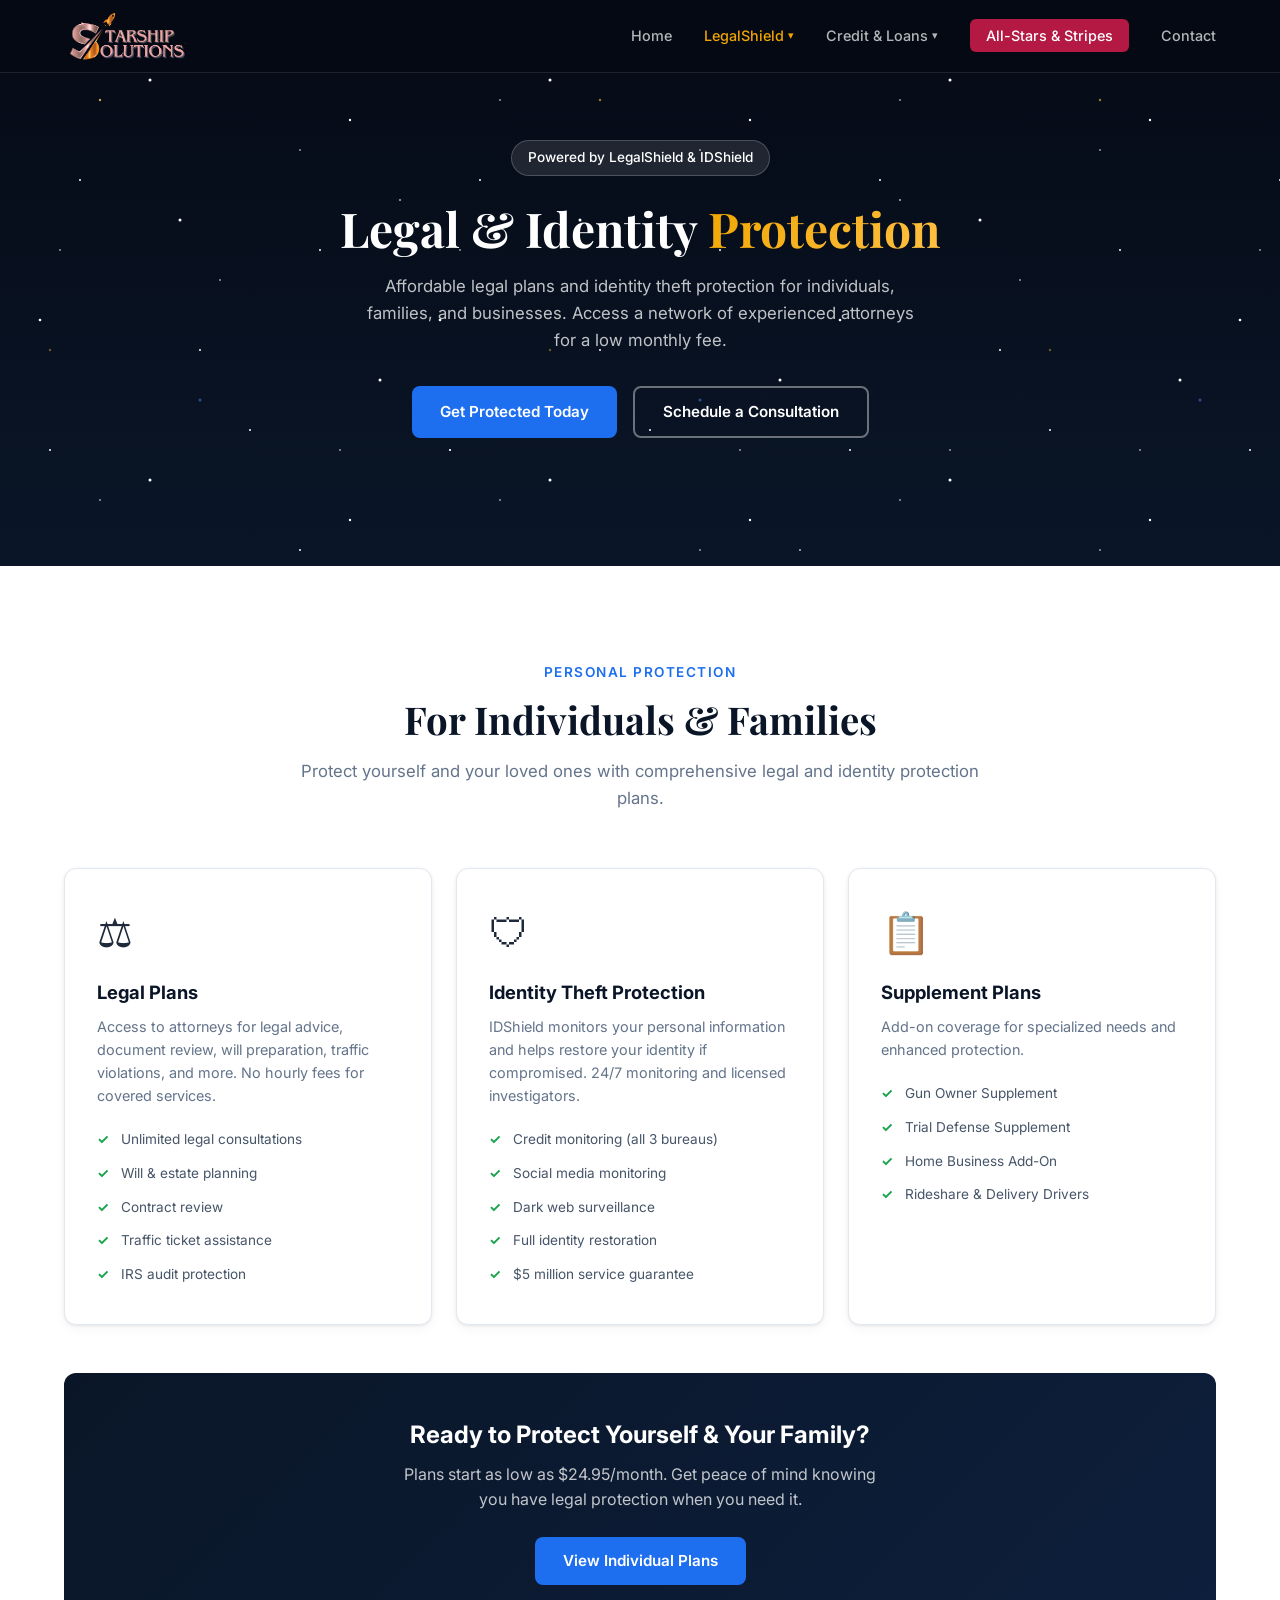
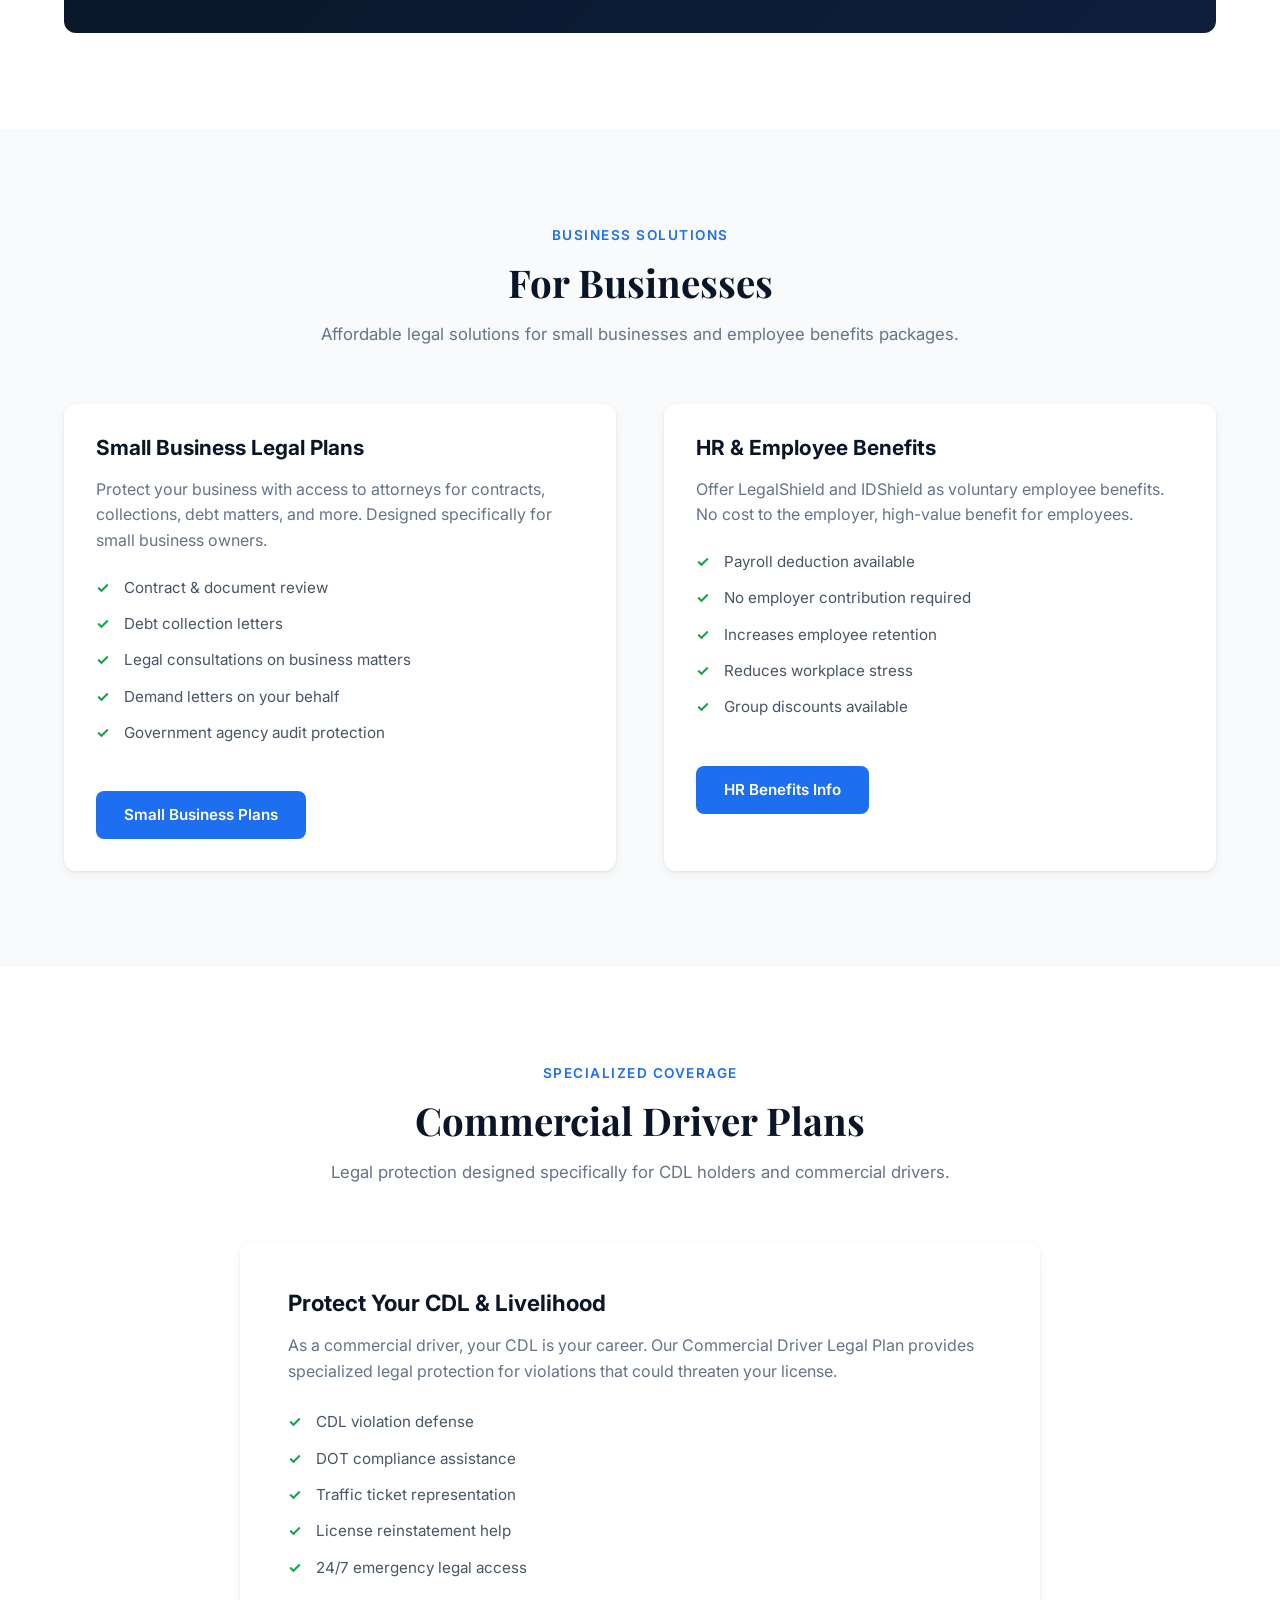
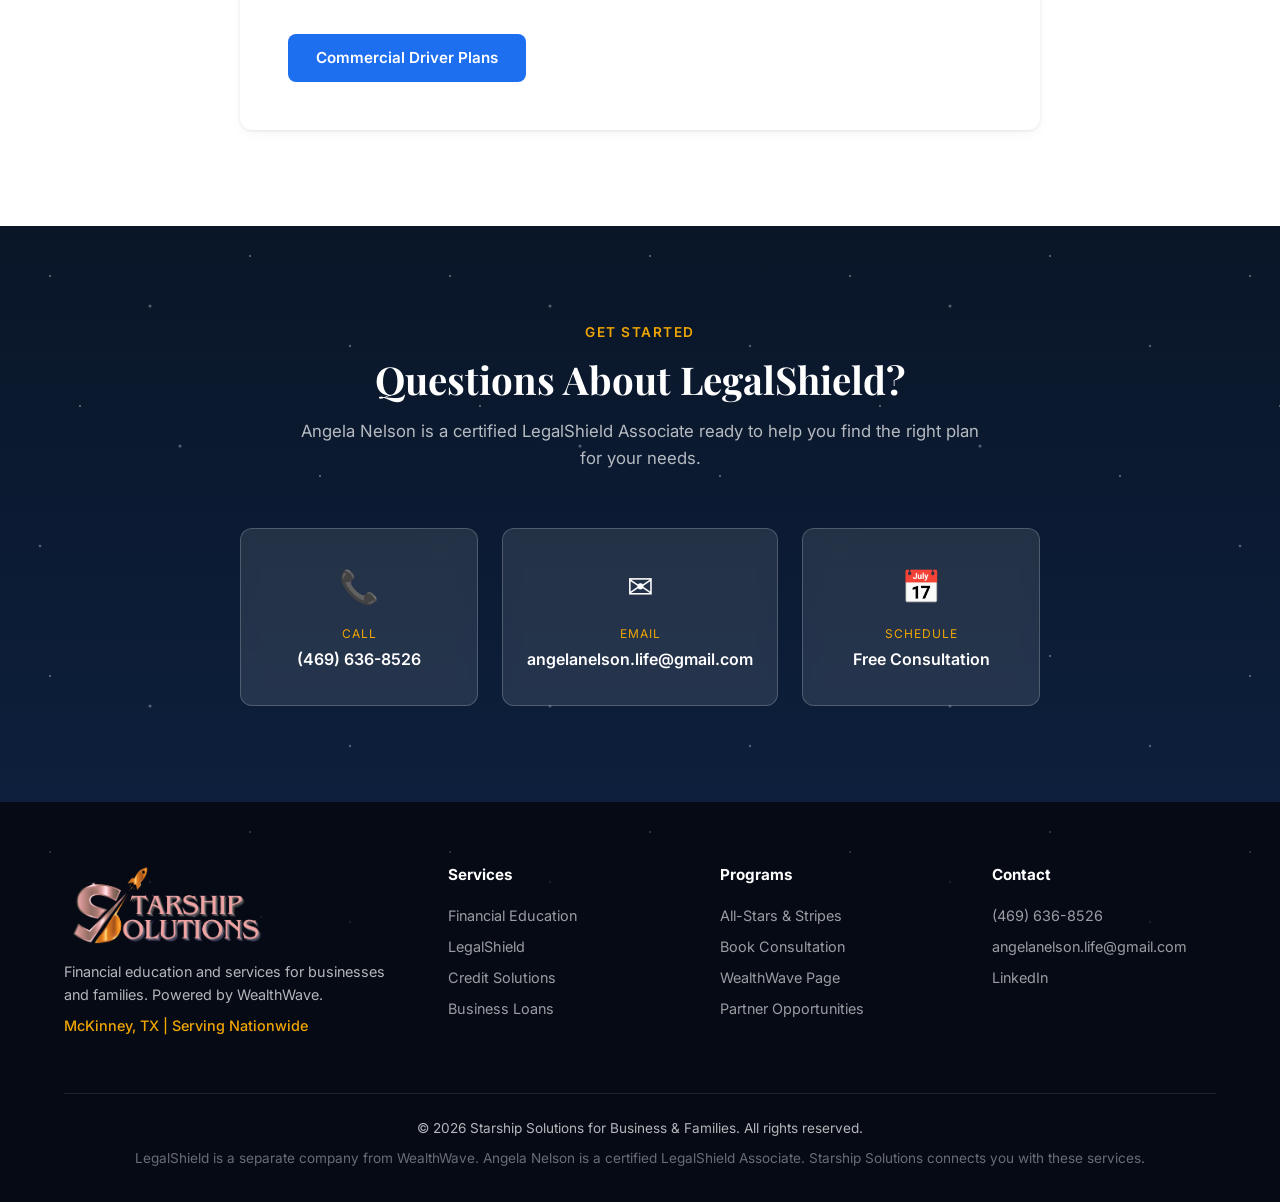
<file: legalshield.html>
<!DOCTYPE html>
<html lang="en">
<head>
  <meta charset="UTF-8">
  <meta name="viewport" content="width=device-width, initial-scale=1.0">
  <title>LegalShield & IDShield | Legal & Identity Protection | Starship Solutions</title>
  <meta name="description" content="Legal plans, identity theft protection, and business legal services through LegalShield. Serving individuals, families, and businesses. Angela Nelson, Certified LegalShield Associate.">
  <meta name="keywords" content="LegalShield, IDShield, legal protection, identity theft protection, legal plans, business legal services, small business plans, commercial driver plans, McKinney TX">
  <link rel="icon" type="image/svg+xml" href="assets/favicon.svg">
  <link rel="apple-touch-icon" href="assets/logo.png">
  <link rel="preconnect" href="https://fonts.googleapis.com">
  <link href="https://fonts.googleapis.com/css2?family=Inter:wght@300;400;500;600;700;800&family=Playfair+Display:wght@700&display=swap" rel="stylesheet">
  <link rel="stylesheet" href="styles.css">
</head>
<body>
  <!-- Navigation -->
  <nav class="navbar" id="navbar">
    <div class="container nav-container">
      <a href="index.html" class="logo">
        <img src="assets/logo.png" alt="Starship Solutions" class="logo-img">
      </a>
      <button class="nav-toggle" id="navToggle" aria-label="Toggle navigation">
        <span></span><span></span><span></span>
      </button>
      <ul class="nav-links" id="navLinks">
        <li><a href="index.html">Home</a></li>
        <li class="nav-dropdown">
          <a href="legalshield.html" class="active">LegalShield <span class="dropdown-arrow">&#9662;</span></a>
          <ul class="dropdown-menu">
            <li><a href="legalshield.html#individuals">For Individuals</a></li>
            <li><a href="legalshield.html#businesses">For Businesses</a></li>
            <li><a href="legalshield.html#commercial">Commercial Drivers</a></li>
          </ul>
        </li>
        <li class="nav-dropdown">
          <a href="credit.html">Credit &amp; Loans <span class="dropdown-arrow">&#9662;</span></a>
          <ul class="dropdown-menu">
            <li><a href="credit.html">Credit Consulting</a></li>
            <li><a href="credit.html#rental-kharma">Rental Kharma</a></li>
            <li><a href="business-loans.html">Business Loans</a></li>
          </ul>
        </li>
        <li><a href="index.html#allstars" class="nav-highlight">All-Stars &amp; Stripes</a></li>
        <li><a href="index.html#contact">Contact</a></li>
      </ul>
    </div>
  </nav>

  <!-- Hero Section -->
  <header class="page-hero">
    <div class="hero-bg">
      <div class="stars"></div>
      <div class="stars2"></div>
    </div>
    <div class="container hero-content">
      <p class="hero-badge">Powered by LegalShield & IDShield</p>
      <h1>Legal &amp; Identity <span class="text-gradient">Protection</span></h1>
      <p class="hero-subtitle">Affordable legal plans and identity theft protection for individuals, families, and businesses. Access a network of experienced attorneys for a low monthly fee.</p>
      <div class="hero-actions">
        <a href="https://starship.legalshieldassociate.com/" target="_blank" rel="noopener" class="btn btn-primary">Get Protected Today</a>
        <a href="index.html#contact" class="btn btn-outline">Schedule a Consultation</a>
      </div>
    </div>
  </header>

  <!-- For Individuals Section -->
  <section class="section" id="individuals">
    <div class="container">
      <div class="section-header">
        <p class="section-tag">Personal Protection</p>
        <h2>For Individuals &amp; Families</h2>
        <p class="section-desc">Protect yourself and your loved ones with comprehensive legal and identity protection plans.</p>
      </div>
      <div class="services-grid-light">
        <div class="service-card-light">
          <div class="service-icon">&#9878;</div>
          <h3>Legal Plans</h3>
          <p>Access to attorneys for legal advice, document review, will preparation, traffic violations, and more. No hourly fees for covered services.</p>
          <ul class="feature-list">
            <li>Unlimited legal consultations</li>
            <li>Will &amp; estate planning</li>
            <li>Contract review</li>
            <li>Traffic ticket assistance</li>
            <li>IRS audit protection</li>
          </ul>
        </div>
        <div class="service-card-light">
          <div class="service-icon">&#128737;</div>
          <h3>Identity Theft Protection</h3>
          <p>IDShield monitors your personal information and helps restore your identity if compromised. 24/7 monitoring and licensed investigators.</p>
          <ul class="feature-list">
            <li>Credit monitoring (all 3 bureaus)</li>
            <li>Social media monitoring</li>
            <li>Dark web surveillance</li>
            <li>Full identity restoration</li>
            <li>$5 million service guarantee</li>
          </ul>
        </div>
        <div class="service-card-light">
          <div class="service-icon">&#128203;</div>
          <h3>Supplement Plans</h3>
          <p>Add-on coverage for specialized needs and enhanced protection.</p>
          <ul class="feature-list">
            <li>Gun Owner Supplement</li>
            <li>Trial Defense Supplement</li>
            <li>Home Business Add-On</li>
            <li>Rideshare &amp; Delivery Drivers</li>
          </ul>
        </div>
      </div>
      <div class="cta-box">
        <h3>Ready to Protect Yourself &amp; Your Family?</h3>
        <p>Plans start as low as $24.95/month. Get peace of mind knowing you have legal protection when you need it.</p>
        <a href="https://starship.legalshieldassociate.com/" target="_blank" rel="noopener" class="btn btn-primary">View Individual Plans</a>
      </div>
    </div>
  </section>

  <!-- For Businesses Section -->
  <section class="section section-alt" id="businesses">
    <div class="container">
      <div class="section-header">
        <p class="section-tag">Business Solutions</p>
        <h2>For Businesses</h2>
        <p class="section-desc">Affordable legal solutions for small businesses and employee benefits packages.</p>
      </div>
      <div class="two-col-grid">
        <div class="content-block">
          <h3>Small Business Legal Plans</h3>
          <p>Protect your business with access to attorneys for contracts, collections, debt matters, and more. Designed specifically for small business owners.</p>
          <ul class="check-list">
            <li>Contract &amp; document review</li>
            <li>Debt collection letters</li>
            <li>Legal consultations on business matters</li>
            <li>Demand letters on your behalf</li>
            <li>Government agency audit protection</li>
          </ul>
          <a href="https://starship.legalshieldassociate.com/smb" target="_blank" rel="noopener" class="btn btn-primary">Small Business Plans</a>
        </div>
        <div class="content-block">
          <h3>HR &amp; Employee Benefits</h3>
          <p>Offer LegalShield and IDShield as voluntary employee benefits. No cost to the employer, high-value benefit for employees.</p>
          <ul class="check-list">
            <li>Payroll deduction available</li>
            <li>No employer contribution required</li>
            <li>Increases employee retention</li>
            <li>Reduces workplace stress</li>
            <li>Group discounts available</li>
          </ul>
          <a href="https://starship.legalshieldassociate.com/benefits" target="_blank" rel="noopener" class="btn btn-primary">HR Benefits Info</a>
        </div>
      </div>
    </div>
  </section>

  <!-- Commercial Drivers Section -->
  <section class="section" id="commercial">
    <div class="container">
      <div class="section-header">
        <p class="section-tag">Specialized Coverage</p>
        <h2>Commercial Driver Plans</h2>
        <p class="section-desc">Legal protection designed specifically for CDL holders and commercial drivers.</p>
      </div>
      <div class="feature-highlight">
        <div class="feature-content">
          <h3>Protect Your CDL &amp; Livelihood</h3>
          <p>As a commercial driver, your CDL is your career. Our Commercial Driver Legal Plan provides specialized legal protection for violations that could threaten your license.</p>
          <ul class="check-list">
            <li>CDL violation defense</li>
            <li>DOT compliance assistance</li>
            <li>Traffic ticket representation</li>
            <li>License reinstatement help</li>
            <li>24/7 emergency legal access</li>
          </ul>
          <a href="https://starship.legalshieldassociate.com/commercial-driver" target="_blank" rel="noopener" class="btn btn-primary">Commercial Driver Plans</a>
        </div>
      </div>
    </div>
  </section>

  <!-- Contact CTA -->
  <section class="section section-space">
    <div class="container">
      <div class="section-header section-header-light">
        <p class="section-tag">Get Started</p>
        <h2>Questions About LegalShield?</h2>
        <p class="section-desc">Angela Nelson is a certified LegalShield Associate ready to help you find the right plan for your needs.</p>
      </div>
      <div class="contact-cta-grid">
        <a href="tel:+14696368526" class="contact-cta-card">
          <span class="cta-icon">&#128222;</span>
          <span class="cta-label">Call</span>
          <span class="cta-value">(469) 636-8526</span>
        </a>
        <a href="mailto:angelanelson.life@gmail.com" class="contact-cta-card">
          <span class="cta-icon">&#9993;</span>
          <span class="cta-label">Email</span>
          <span class="cta-value">angelanelson.life@gmail.com</span>
        </a>
        <a href="index.html#contact" class="contact-cta-card">
          <span class="cta-icon">&#128197;</span>
          <span class="cta-label">Schedule</span>
          <span class="cta-value">Free Consultation</span>
        </a>
      </div>
    </div>
  </section>

  <!-- Footer -->
  <footer class="footer">
    <div class="container">
      <div class="footer-grid">
        <div class="footer-brand">
          <img src="assets/logo.png" alt="Starship Solutions" class="footer-logo">
          <p>Financial education and services for businesses and families. Powered by WealthWave.</p>
          <p class="footer-location">McKinney, TX | Serving Nationwide</p>
        </div>
        <div class="footer-links">
          <h4>Services</h4>
          <a href="index.html#financial-education">Financial Education</a>
          <a href="legalshield.html">LegalShield</a>
          <a href="credit.html">Credit Solutions</a>
          <a href="business-loans.html">Business Loans</a>
        </div>
        <div class="footer-links">
          <h4>Programs</h4>
          <a href="index.html#allstars">All-Stars &amp; Stripes</a>
          <a href="index.html#contact">Book Consultation</a>
          <a href="https://wealthwave.com/starship" target="_blank" rel="noopener">WealthWave Page</a>
          <a href="partners.html">Partner Opportunities</a>
        </div>
        <div class="footer-links">
          <h4>Contact</h4>
          <a href="tel:+14696368526">(469) 636-8526</a>
          <a href="mailto:angelanelson.life@gmail.com">angelanelson.life@gmail.com</a>
          <a href="https://www.linkedin.com/in/angela-nelson-5179a0124/" target="_blank" rel="noopener">LinkedIn</a>
        </div>
      </div>
      <div class="footer-bottom">
        <p>&copy; 2026 Starship Solutions for Business &amp; Families. All rights reserved.</p>
        <p class="footer-disclaimer">LegalShield is a separate company from WealthWave. Angela Nelson is a certified LegalShield Associate. Starship Solutions connects you with these services.</p>
      </div>
    </div>
  </footer>

  <script src="script.js"></script>
</body>
</html>
</file>
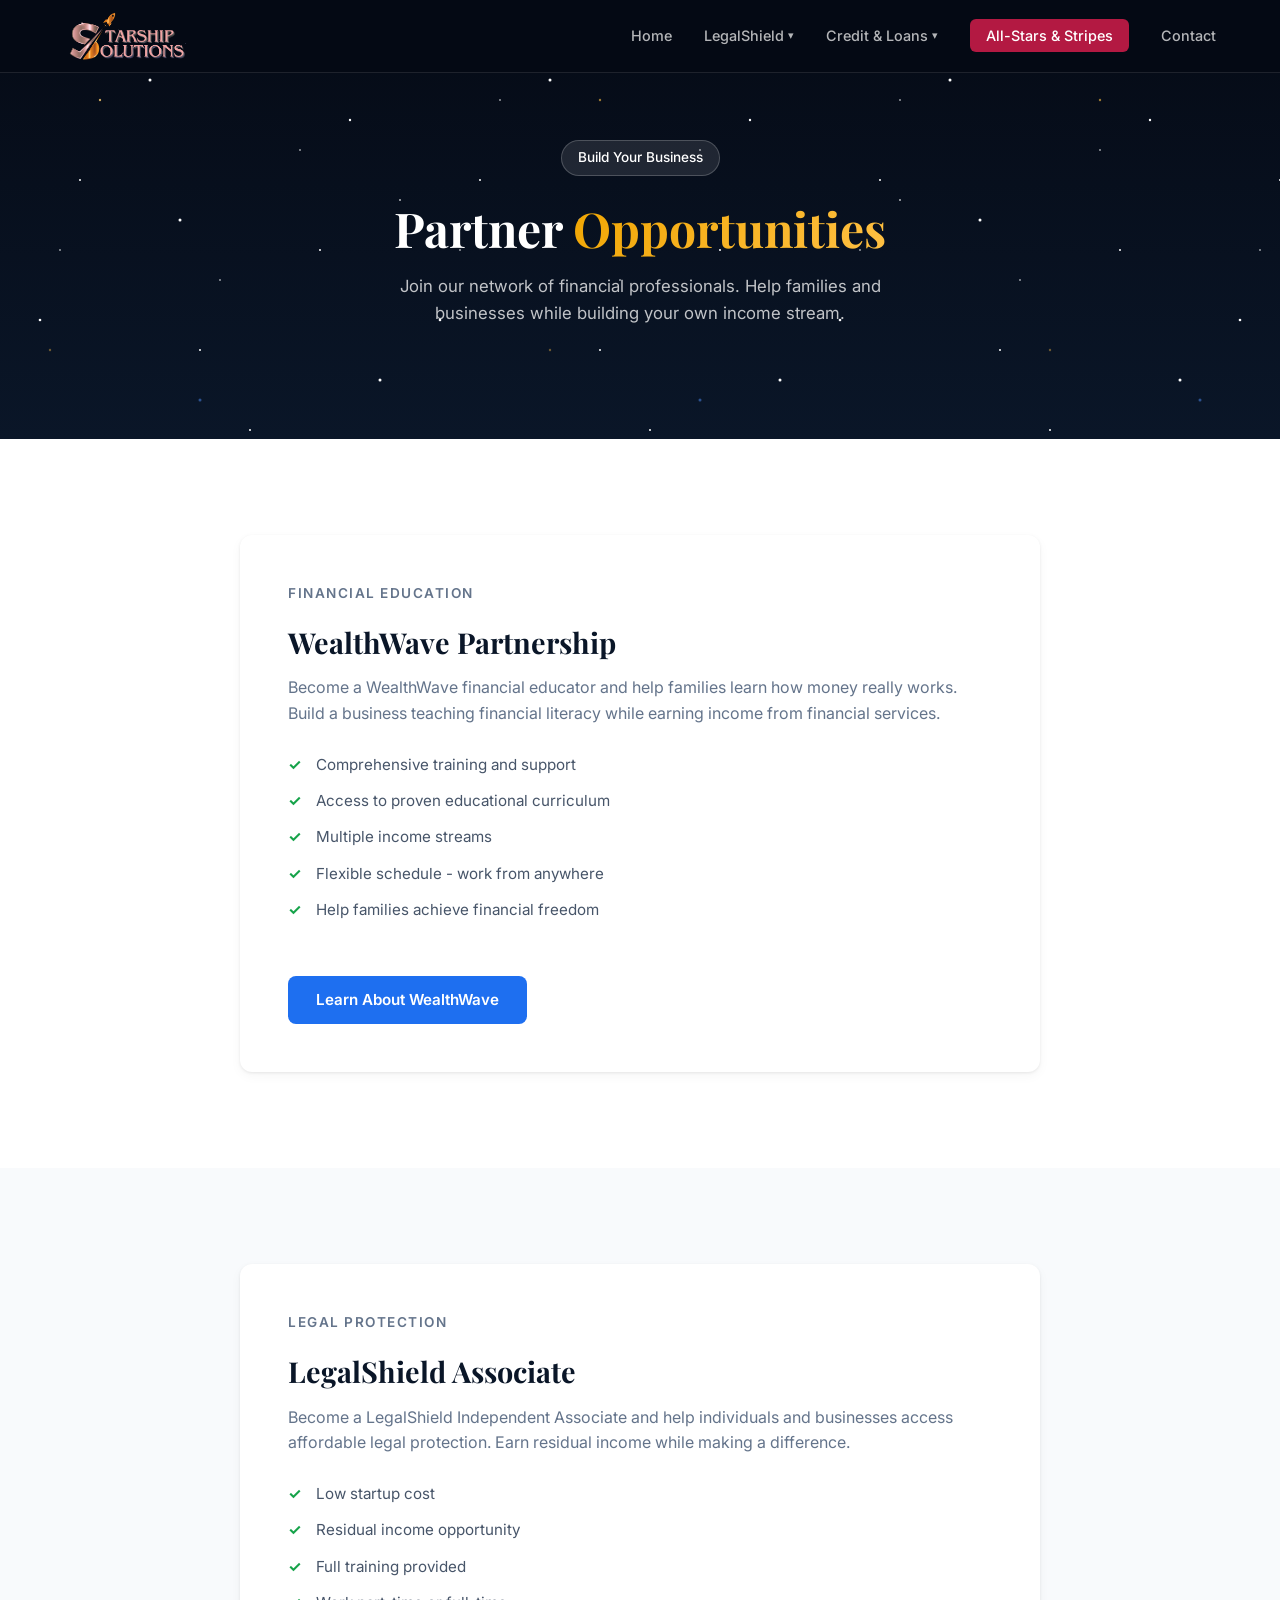
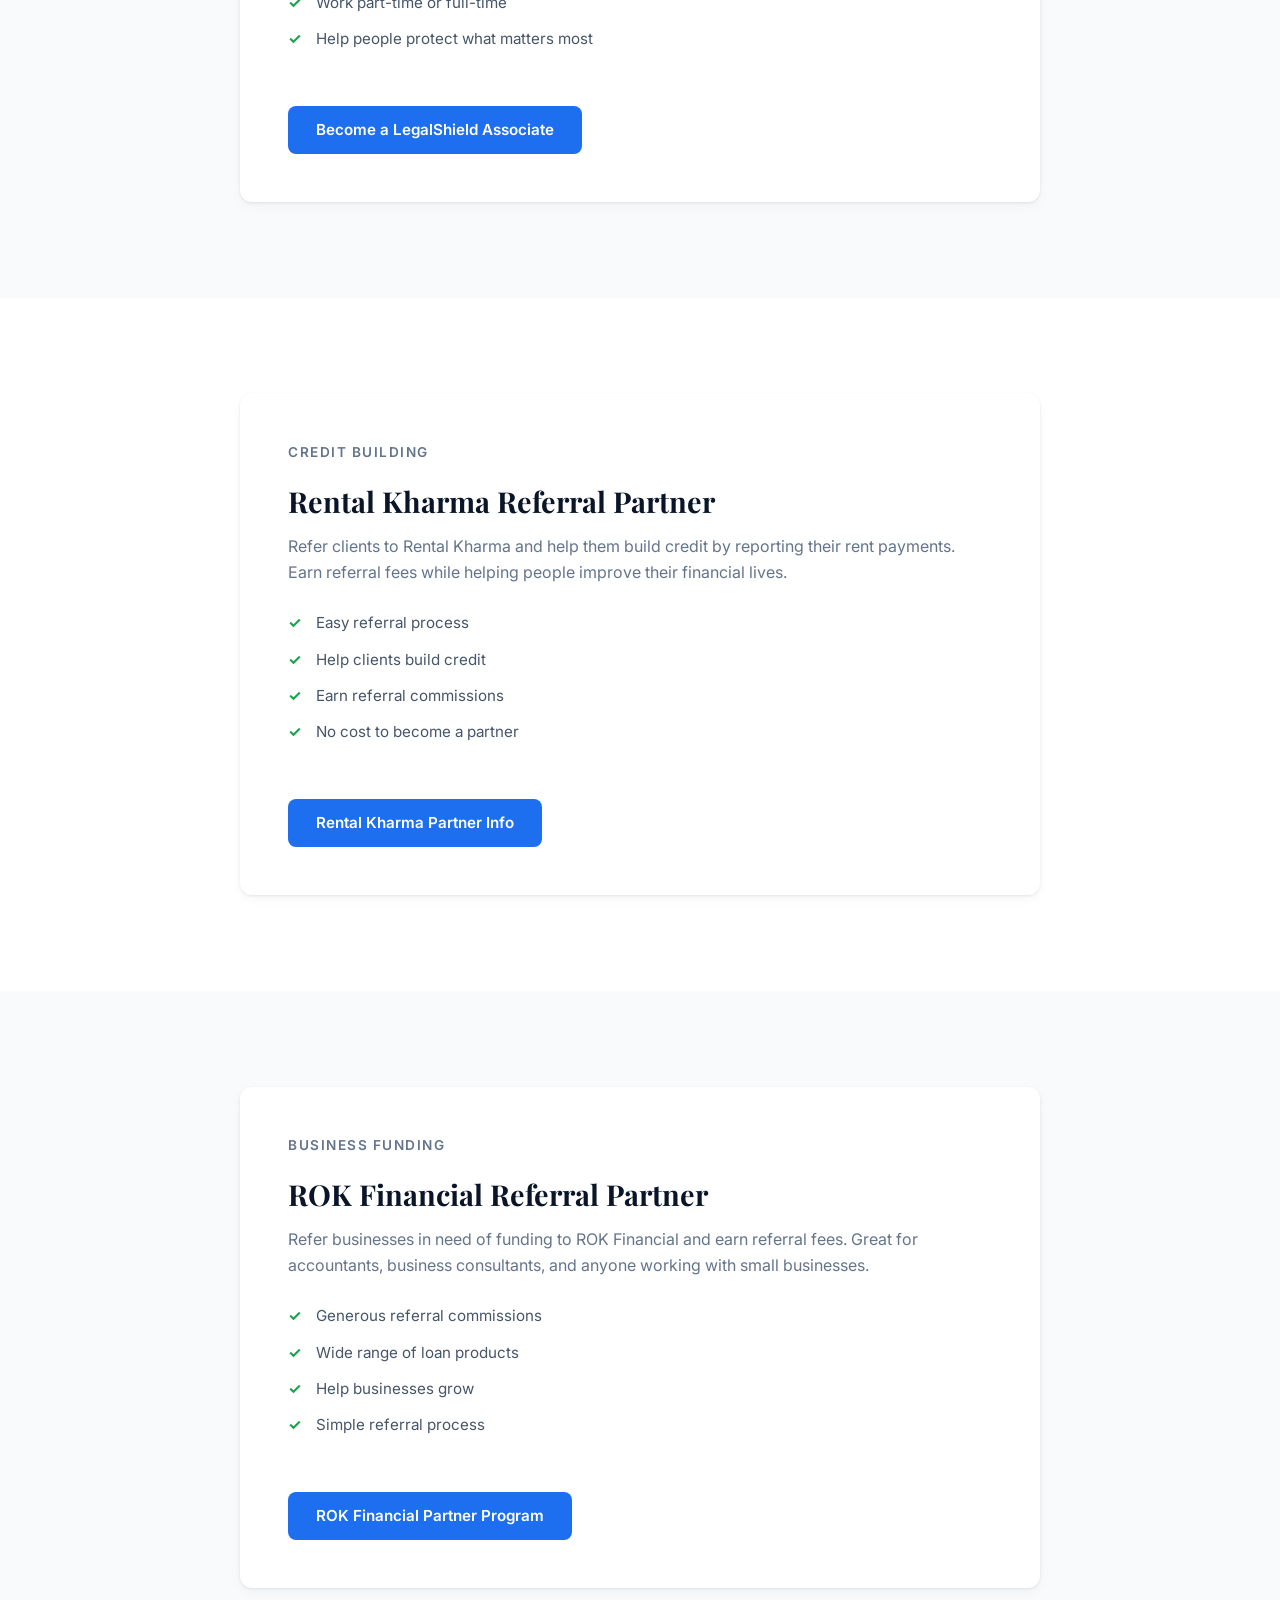
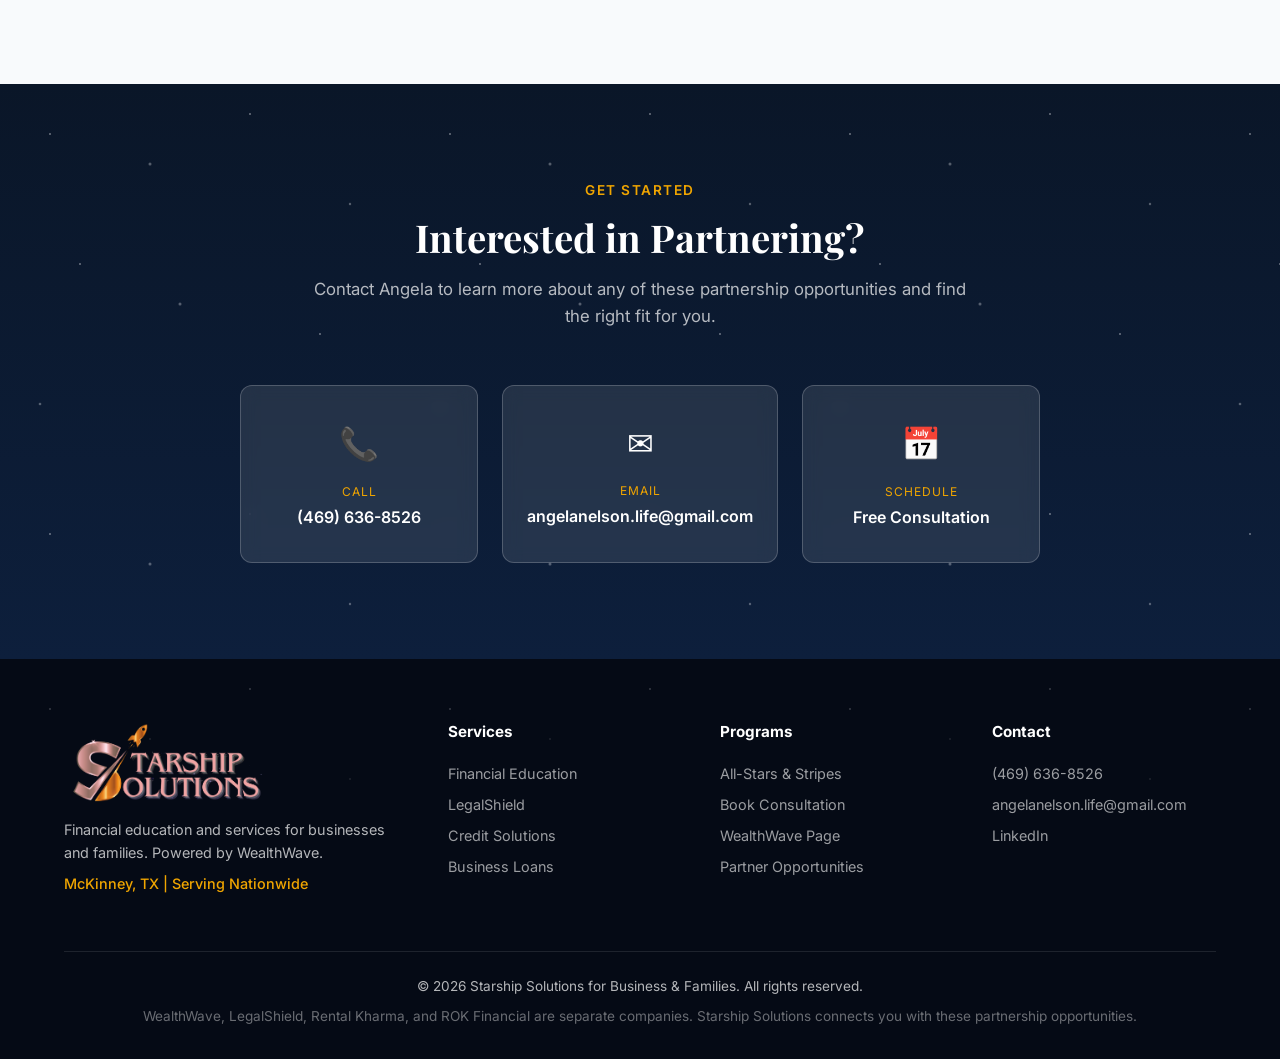
<file: partners.html>
<!DOCTYPE html>
<html lang="en">
<head>
  <meta charset="UTF-8">
  <meta name="viewport" content="width=device-width, initial-scale=1.0">
  <title>Partner Opportunities | Join Our Network | Starship Solutions</title>
  <meta name="description" content="Become a partner or referral agent with WealthWave, LegalShield, Rental Kharma, or ROK Financial. Build your own business helping families achieve financial freedom.">
  <meta name="keywords" content="WealthWave opportunity, LegalShield associate, partner opportunity, referral partner, financial services career, McKinney TX">
  <link rel="icon" type="image/svg+xml" href="assets/favicon.svg">
  <link rel="apple-touch-icon" href="assets/logo.png">
  <link rel="preconnect" href="https://fonts.googleapis.com">
  <link href="https://fonts.googleapis.com/css2?family=Inter:wght@300;400;500;600;700;800&family=Playfair+Display:wght@700&display=swap" rel="stylesheet">
  <link rel="stylesheet" href="styles.css">
</head>
<body>
  <!-- Navigation -->
  <nav class="navbar" id="navbar">
    <div class="container nav-container">
      <a href="index.html" class="logo">
        <img src="assets/logo.png" alt="Starship Solutions" class="logo-img">
      </a>
      <button class="nav-toggle" id="navToggle" aria-label="Toggle navigation">
        <span></span><span></span><span></span>
      </button>
      <ul class="nav-links" id="navLinks">
        <li><a href="index.html">Home</a></li>
        <li class="nav-dropdown">
          <a href="legalshield.html">LegalShield <span class="dropdown-arrow">&#9662;</span></a>
          <ul class="dropdown-menu">
            <li><a href="legalshield.html#individuals">For Individuals</a></li>
            <li><a href="legalshield.html#businesses">For Businesses</a></li>
            <li><a href="legalshield.html#commercial">Commercial Drivers</a></li>
          </ul>
        </li>
        <li class="nav-dropdown">
          <a href="credit.html">Credit &amp; Loans <span class="dropdown-arrow">&#9662;</span></a>
          <ul class="dropdown-menu">
            <li><a href="credit.html">Credit Consulting</a></li>
            <li><a href="credit.html#rental-kharma">Rental Kharma</a></li>
            <li><a href="business-loans.html">Business Loans</a></li>
          </ul>
        </li>
        <li><a href="index.html#allstars" class="nav-highlight">All-Stars &amp; Stripes</a></li>
        <li><a href="index.html#contact">Contact</a></li>
      </ul>
    </div>
  </nav>

  <!-- Hero Section -->
  <header class="page-hero">
    <div class="hero-bg">
      <div class="stars"></div>
      <div class="stars2"></div>
    </div>
    <div class="container hero-content">
      <p class="hero-badge">Build Your Business</p>
      <h1>Partner <span class="text-gradient">Opportunities</span></h1>
      <p class="hero-subtitle">Join our network of financial professionals. Help families and businesses while building your own income stream.</p>
    </div>
  </header>

  <!-- WealthWave Partnership -->
  <section class="section" id="wealthwave">
    <div class="container">
      <div class="partner-block">
        <div class="partner-content">
          <p class="section-tag">Financial Education</p>
          <h2>WealthWave Partnership</h2>
          <p>Become a WealthWave financial educator and help families learn how money really works. Build a business teaching financial literacy while earning income from financial services.</p>
          <ul class="check-list">
            <li>Comprehensive training and support</li>
            <li>Access to proven educational curriculum</li>
            <li>Multiple income streams</li>
            <li>Flexible schedule - work from anywhere</li>
            <li>Help families achieve financial freedom</li>
          </ul>
          <a href="https://e2emakethemove.com/starship" target="_blank" rel="noopener" class="btn btn-primary">Learn About WealthWave</a>
        </div>
      </div>
    </div>
  </section>

  <!-- LegalShield Partnership -->
  <section class="section section-alt" id="legalshield-partner">
    <div class="container">
      <div class="partner-block">
        <div class="partner-content">
          <p class="section-tag">Legal Protection</p>
          <h2>LegalShield Associate</h2>
          <p>Become a LegalShield Independent Associate and help individuals and businesses access affordable legal protection. Earn residual income while making a difference.</p>
          <ul class="check-list">
            <li>Low startup cost</li>
            <li>Residual income opportunity</li>
            <li>Full training provided</li>
            <li>Work part-time or full-time</li>
            <li>Help people protect what matters most</li>
          </ul>
          <a href="https://starship.legalshieldassociate.com/associate" target="_blank" rel="noopener" class="btn btn-primary">Become a LegalShield Associate</a>
        </div>
      </div>
    </div>
  </section>

  <!-- Rental Kharma Partnership -->
  <section class="section" id="rental-kharma-partner">
    <div class="container">
      <div class="partner-block">
        <div class="partner-content">
          <p class="section-tag">Credit Building</p>
          <h2>Rental Kharma Referral Partner</h2>
          <p>Refer clients to Rental Kharma and help them build credit by reporting their rent payments. Earn referral fees while helping people improve their financial lives.</p>
          <ul class="check-list">
            <li>Easy referral process</li>
            <li>Help clients build credit</li>
            <li>Earn referral commissions</li>
            <li>No cost to become a partner</li>
          </ul>
          <a href="https://www.rentalkharma.com/partner-anelson/?code=STARSHIP" target="_blank" rel="noopener" class="btn btn-primary">Rental Kharma Partner Info</a>
        </div>
      </div>
    </div>
  </section>

  <!-- ROK Financial Partnership -->
  <section class="section section-alt" id="rok-partner">
    <div class="container">
      <div class="partner-block">
        <div class="partner-content">
          <p class="section-tag">Business Funding</p>
          <h2>ROK Financial Referral Partner</h2>
          <p>Refer businesses in need of funding to ROK Financial and earn referral fees. Great for accountants, business consultants, and anyone working with small businesses.</p>
          <ul class="check-list">
            <li>Generous referral commissions</li>
            <li>Wide range of loan products</li>
            <li>Help businesses grow</li>
            <li>Simple referral process</li>
          </ul>
          <a href="https://go.mypartner.io/referral-partner/?ref=0014x00001pl2lpAAA" target="_blank" rel="noopener" class="btn btn-primary">ROK Financial Partner Program</a>
        </div>
      </div>
    </div>
  </section>

  <!-- Contact CTA -->
  <section class="section section-space">
    <div class="container">
      <div class="section-header section-header-light">
        <p class="section-tag">Get Started</p>
        <h2>Interested in Partnering?</h2>
        <p class="section-desc">Contact Angela to learn more about any of these partnership opportunities and find the right fit for you.</p>
      </div>
      <div class="contact-cta-grid">
        <a href="tel:+14696368526" class="contact-cta-card">
          <span class="cta-icon">&#128222;</span>
          <span class="cta-label">Call</span>
          <span class="cta-value">(469) 636-8526</span>
        </a>
        <a href="mailto:angelanelson.life@gmail.com" class="contact-cta-card">
          <span class="cta-icon">&#9993;</span>
          <span class="cta-label">Email</span>
          <span class="cta-value">angelanelson.life@gmail.com</span>
        </a>
        <a href="index.html#contact" class="contact-cta-card">
          <span class="cta-icon">&#128197;</span>
          <span class="cta-label">Schedule</span>
          <span class="cta-value">Free Consultation</span>
        </a>
      </div>
    </div>
  </section>

  <!-- Footer -->
  <footer class="footer">
    <div class="container">
      <div class="footer-grid">
        <div class="footer-brand">
          <img src="assets/logo.png" alt="Starship Solutions" class="footer-logo">
          <p>Financial education and services for businesses and families. Powered by WealthWave.</p>
          <p class="footer-location">McKinney, TX | Serving Nationwide</p>
        </div>
        <div class="footer-links">
          <h4>Services</h4>
          <a href="index.html#financial-education">Financial Education</a>
          <a href="legalshield.html">LegalShield</a>
          <a href="credit.html">Credit Solutions</a>
          <a href="business-loans.html">Business Loans</a>
        </div>
        <div class="footer-links">
          <h4>Programs</h4>
          <a href="index.html#allstars">All-Stars &amp; Stripes</a>
          <a href="index.html#contact">Book Consultation</a>
          <a href="https://wealthwave.com/starship" target="_blank" rel="noopener">WealthWave Page</a>
          <a href="partners.html">Partner Opportunities</a>
        </div>
        <div class="footer-links">
          <h4>Contact</h4>
          <a href="tel:+14696368526">(469) 636-8526</a>
          <a href="mailto:angelanelson.life@gmail.com">angelanelson.life@gmail.com</a>
          <a href="https://www.linkedin.com/in/angela-nelson-5179a0124/" target="_blank" rel="noopener">LinkedIn</a>
        </div>
      </div>
      <div class="footer-bottom">
        <p>&copy; 2026 Starship Solutions for Business &amp; Families. All rights reserved.</p>
        <p class="footer-disclaimer">WealthWave, LegalShield, Rental Kharma, and ROK Financial are separate companies. Starship Solutions connects you with these partnership opportunities.</p>
      </div>
    </div>
  </footer>

  <script src="script.js"></script>
</body>
</html>
</file>
<file: styles.css>
/* Starship Solutions - v2.1 - Centered Layout */
/* === RESET & BASE === */
*, *::before, *::after { box-sizing: border-box; margin: 0; padding: 0; }

:root {
  --space-dark: #050a15;
  --space-navy: #0a1628;
  --space-blue: #0d1f3c;
  --nebula-purple: #1a1035;
  --star-white: #ffffff;
  --star-gold: #f0a500;
  --star-gold-light: #ffc145;
  --cosmic-blue: #1e6ff0;
  --cosmic-blue-light: #4d8ef7;
  --cosmic-blue-dark: #1556c0;
  --white: #ffffff;
  --gray-50: #f8fafc;
  --gray-100: #f1f5f9;
  --gray-200: #e2e8f0;
  --gray-300: #cbd5e1;
  --gray-400: #94a3b8;
  --gray-500: #64748b;
  --gray-600: #475569;
  --gray-700: #334155;
  --gray-800: #1e293b;
  --red: #bf0a30;
  --patriot-red: #b31942;
  --patriot-blue: #002868;
  --patriot-white: #ffffff;
  --green: #16a34a;
  --radius: 12px;
  --radius-sm: 8px;
  --shadow: 0 1px 3px rgba(0,0,0,.08), 0 4px 12px rgba(0,0,0,.04);
  --shadow-md: 0 4px 16px rgba(0,0,0,.1);
  --shadow-lg: 0 8px 32px rgba(0,0,0,.12);
  --transition: .25s ease;
}

html { scroll-behavior: smooth; scroll-padding-top: 80px; }
body { font-family: 'Inter', -apple-system, sans-serif; color: var(--gray-800); line-height: 1.6; background: var(--white); -webkit-font-smoothing: antialiased; }
img { max-width: 100%; display: block; }
a { color: var(--cosmic-blue); text-decoration: none; transition: color var(--transition); }
a:hover { color: var(--cosmic-blue-dark); }
h1,h2,h3,h4,h5 { line-height: 1.2; }

.container { max-width: 1200px; margin: 0 auto; padding: 0 24px; }

/* === NAVBAR === */
.navbar { position: fixed; top: 0; left: 0; right: 0; z-index: 1000; background: rgba(5,10,21,.95); backdrop-filter: blur(12px); border-bottom: 1px solid rgba(255,255,255,.1); transition: var(--transition); }
.navbar.scrolled { box-shadow: 0 4px 20px rgba(0,0,0,.3); }
.nav-container { display: flex; align-items: center; justify-content: space-between; height: 72px; }
.logo { display: flex; align-items: center; }
.logo-img { height: 48px; width: auto; }
.nav-links { display: flex; align-items: center; gap: 32px; list-style: none; }
.nav-links a { font-size: .9rem; font-weight: 500; color: rgba(255,255,255,.7); transition: color var(--transition); }
.nav-links a:hover { color: var(--star-white); }
.nav-highlight { background: var(--patriot-red) !important; color: var(--white) !important; padding: 8px 16px; border-radius: 6px; }
.nav-highlight:hover { background: #9a1535 !important; color: var(--white) !important; }
.nav-toggle { display: none; background: none; border: none; cursor: pointer; padding: 8px; }
.nav-toggle span { display: block; width: 24px; height: 2px; background: var(--white); margin: 5px 0; transition: var(--transition); }

/* === HERO WITH ANIMATED STARS === */
.hero { position: relative; min-height: 100vh; display: flex; align-items: center; padding: 120px 0 80px; overflow: hidden; }
.hero-bg { position: absolute; inset: 0; background: linear-gradient(180deg, var(--space-dark) 0%, var(--space-navy) 50%, var(--space-blue) 100%); z-index: 0; }

/* Animated Stars */
.stars, .stars2, .stars3 { position: absolute; top: 0; left: 0; right: 0; bottom: 0; }
.stars {
  background: transparent url("data:image/svg+xml,%3Csvg xmlns='http://www.w3.org/2000/svg' width='400' height='400' viewBox='0 0 400 400'%3E%3Ccircle cx='50' cy='50' r='1' fill='white'/%3E%3Ccircle cx='150' cy='80' r='1.5' fill='white'/%3E%3Ccircle cx='250' cy='30' r='1' fill='white'/%3E%3Ccircle cx='350' cy='120' r='1.2' fill='white'/%3E%3Ccircle cx='80' cy='180' r='1' fill='white'/%3E%3Ccircle cx='180' cy='220' r='1.5' fill='white'/%3E%3Ccircle cx='320' cy='250' r='1' fill='white'/%3E%3Ccircle cx='40' cy='320' r='1.3' fill='white'/%3E%3Ccircle cx='200' cy='350' r='1' fill='white'/%3E%3Ccircle cx='380' cy='380' r='1.5' fill='white'/%3E%3Ccircle cx='100' cy='100' r='0.8' fill='white'/%3E%3Ccircle cx='300' cy='150' r='0.8' fill='white'/%3E%3Ccircle cx='220' cy='280' r='0.8' fill='white'/%3E%3Ccircle cx='60' cy='250' r='0.8' fill='white'/%3E%3Ccircle cx='340' cy='50' r='0.8' fill='white'/%3E%3C/svg%3E") repeat;
  animation: twinkle 4s ease-in-out infinite;
}
.stars2 {
  background: transparent url("data:image/svg+xml,%3Csvg xmlns='http://www.w3.org/2000/svg' width='500' height='500' viewBox='0 0 500 500'%3E%3Ccircle cx='100' cy='100' r='1.2' fill='%23ffc145' opacity='0.6'/%3E%3Ccircle cx='400' cy='200' r='1' fill='white' opacity='0.7'/%3E%3Ccircle cx='200' cy='400' r='1.5' fill='%234d8ef7' opacity='0.5'/%3E%3Ccircle cx='450' cy='450' r='1' fill='white' opacity='0.6'/%3E%3Ccircle cx='50' cy='350' r='1.2' fill='%23ffc145' opacity='0.4'/%3E%3Ccircle cx='300' cy='50' r='1' fill='white' opacity='0.7'/%3E%3C/svg%3E") repeat;
  animation: twinkle 6s ease-in-out infinite reverse;
}
.stars3 {
  background: transparent url("data:image/svg+xml,%3Csvg xmlns='http://www.w3.org/2000/svg' width='300' height='300' viewBox='0 0 300 300'%3E%3Ccircle cx='75' cy='75' r='2' fill='white' opacity='0.3'/%3E%3Ccircle cx='225' cy='150' r='2' fill='white' opacity='0.3'/%3E%3Ccircle cx='150' cy='250' r='2' fill='white' opacity='0.3'/%3E%3C/svg%3E") repeat;
  animation: twinkle 8s ease-in-out infinite;
}
@keyframes twinkle {
  0%, 100% { opacity: 1; }
  50% { opacity: 0.5; }
}

.hero-content { position: relative; z-index: 1; color: var(--white); max-width: 720px; margin: 0 auto; text-align: center; }
.hero-logo { max-width: 400px; margin: 0 auto 24px; }
.hero-badge { display: inline-block; background: rgba(255,255,255,.1); border: 1px solid rgba(255,255,255,.2); padding: 6px 16px; border-radius: 24px; font-size: .85rem; font-weight: 500; margin-bottom: 24px; }
.hero h1 { font-family: 'Playfair Display', serif; font-size: clamp(2.5rem, 5vw, 3.5rem); margin-bottom: 20px; }
.text-gradient { background: linear-gradient(135deg, var(--star-gold) 0%, var(--star-gold-light) 100%); -webkit-background-clip: text; -webkit-text-fill-color: transparent; background-clip: text; }
.hero-subtitle { font-size: 1.1rem; color: rgba(255,255,255,.75); margin: 0 auto 32px; max-width: 560px; }
.hero-actions { display: flex; gap: 16px; margin-bottom: 48px; flex-wrap: wrap; justify-content: center; }
.hero-stats { display: flex; gap: 48px; justify-content: center; }
.stat strong { display: block; font-size: 1.8rem; font-weight: 800; color: var(--star-gold); }
.stat span { font-size: .85rem; color: rgba(255,255,255,.6); }

/* === BUTTONS === */
.btn { display: inline-flex; align-items: center; justify-content: center; padding: 12px 28px; border-radius: var(--radius-sm); font-weight: 600; font-size: .95rem; border: none; cursor: pointer; transition: all var(--transition); font-family: inherit; }
.btn-primary { background: var(--cosmic-blue); color: var(--white); }
.btn-primary:hover { background: var(--cosmic-blue-dark); color: var(--white); transform: translateY(-1px); box-shadow: 0 4px 12px rgba(30,111,240,.3); }
.btn-outline { background: transparent; color: var(--white); border: 2px solid rgba(255,255,255,.4); }
.btn-outline:hover { background: rgba(255,255,255,.1); color: var(--white); border-color: rgba(255,255,255,.7); }
.btn-outline-dark { background: transparent; color: var(--cosmic-blue); border: 2px solid var(--cosmic-blue); }
.btn-outline-dark:hover { background: var(--cosmic-blue); color: var(--white); }
.btn-sm { padding: 8px 18px; font-size: .85rem; background: var(--cosmic-blue); color: var(--white); border-radius: 6px; }
.btn-sm:hover { background: var(--cosmic-blue-dark); color: var(--white); }
.btn-full { width: 100%; }

/* === SECTIONS === */
.section { padding: 96px 0; }
.section-alt { background: var(--gray-50); }
.section-dark { background: var(--space-navy); position: relative; }
.section-dark::before { content: ''; position: absolute; inset: 0; background: url("data:image/svg+xml,%3Csvg xmlns='http://www.w3.org/2000/svg' width='400' height='400' viewBox='0 0 400 400'%3E%3Ccircle cx='50' cy='50' r='1' fill='white' opacity='0.3'/%3E%3Ccircle cx='150' cy='80' r='1' fill='white' opacity='0.2'/%3E%3Ccircle cx='250' cy='30' r='1' fill='white' opacity='0.3'/%3E%3Ccircle cx='350' cy='120' r='1' fill='white' opacity='0.2'/%3E%3Ccircle cx='80' cy='180' r='1' fill='white' opacity='0.3'/%3E%3C/svg%3E") repeat; pointer-events: none; }

.section-space { background: linear-gradient(180deg, var(--space-navy) 0%, var(--space-blue) 100%); position: relative; }
.section-space::before { content: ''; position: absolute; inset: 0; background: url("data:image/svg+xml,%3Csvg xmlns='http://www.w3.org/2000/svg' width='400' height='400' viewBox='0 0 400 400'%3E%3Ccircle cx='50' cy='50' r='1' fill='white' opacity='0.4'/%3E%3Ccircle cx='150' cy='80' r='1.5' fill='white' opacity='0.3'/%3E%3Ccircle cx='250' cy='30' r='1' fill='white' opacity='0.4'/%3E%3Ccircle cx='350' cy='120' r='1.2' fill='white' opacity='0.3'/%3E%3Ccircle cx='80' cy='180' r='1' fill='white' opacity='0.4'/%3E%3Ccircle cx='180' cy='220' r='1.5' fill='white' opacity='0.3'/%3E%3Ccircle cx='320' cy='250' r='1' fill='white' opacity='0.4'/%3E%3Ccircle cx='40' cy='320' r='1.3' fill='white' opacity='0.3'/%3E%3C/svg%3E") repeat; pointer-events: none; }

.section-header { text-align: center; max-width: 680px; margin: 0 auto 56px; position: relative; z-index: 1; }
.section-header-light h2, .section-header-light .section-desc { color: var(--white); }
.section-header-light .section-desc { color: rgba(255,255,255,.7); }
.section-tag { font-size: .85rem; font-weight: 600; text-transform: uppercase; letter-spacing: 1.5px; color: var(--cosmic-blue); margin-bottom: 12px; }
.section-header-light .section-tag { color: var(--star-gold); }
.section-header h2 { font-family: 'Playfair Display', serif; font-size: clamp(1.8rem, 3vw, 2.5rem); color: var(--space-navy); margin-bottom: 16px; }
.section-header-light h2 { color: var(--white); }
.section-desc { font-size: 1.05rem; color: var(--gray-500); }

/* === FOUNDER / ANGELA NELSON SECTION === */
.founder-section { display: grid; grid-template-columns: 300px 1fr; gap: 48px; margin-bottom: 64px; align-items: start; }
.founder-image { position: relative; }
.founder-image img { width: 100%; border-radius: var(--radius); box-shadow: var(--shadow-lg); }
.founder-image::after { content: ''; position: absolute; inset: 12px -12px -12px 12px; border: 3px solid var(--star-gold); border-radius: var(--radius); z-index: -1; }
.founder-info h3 { font-family: 'Playfair Display', serif; font-size: 2rem; color: var(--space-navy); margin-bottom: 8px; }
.founder-title { font-size: 1.1rem; color: var(--cosmic-blue); font-weight: 600; margin-bottom: 16px; }
.founder-bio { color: var(--gray-600); margin-bottom: 12px; }
.founder-contact { display: flex; flex-wrap: wrap; gap: 16px; margin: 24px 0; }
.contact-link { display: flex; align-items: center; gap: 8px; padding: 10px 16px; background: var(--gray-50); border-radius: var(--radius-sm); color: var(--gray-700); font-weight: 500; font-size: .9rem; transition: var(--transition); }
.contact-link:hover { background: var(--cosmic-blue); color: var(--white); }
.contact-icon { font-size: 1.1rem; }
.founder-cta { display: flex; gap: 12px; flex-wrap: wrap; }

/* === ABOUT === */
.about-grid { display: grid; grid-template-columns: repeat(3, 1fr); gap: 32px; }
.about-card { background: var(--white); padding: 40px 32px; border-radius: var(--radius); box-shadow: var(--shadow); border: 1px solid var(--gray-200); transition: var(--transition); }
.about-card:hover { transform: translateY(-4px); box-shadow: var(--shadow-md); }
.about-icon { font-size: 2.2rem; margin-bottom: 16px; }
.about-card h3 { font-size: 1.2rem; color: var(--space-navy); margin-bottom: 8px; }
.about-card p { color: var(--gray-500); font-size: .95rem; }

/* === SERVICES === */
.services-grid { display: grid; grid-template-columns: repeat(2, 1fr); gap: 24px; position: relative; z-index: 1; }
.service-card { background: rgba(255,255,255,.05); backdrop-filter: blur(8px); padding: 40px; border-radius: var(--radius); border: 1px solid rgba(255,255,255,.1); transition: var(--transition); position: relative; overflow: hidden; }
.service-card:hover { transform: translateY(-2px); background: rgba(255,255,255,.1); border-color: rgba(255,255,255,.2); }
.service-number { font-size: 3rem; font-weight: 800; color: rgba(255,255,255,.1); position: absolute; top: 16px; right: 24px; }
.service-card h3 { font-size: 1.2rem; color: var(--white); margin-bottom: 12px; }
.service-card p { color: rgba(255,255,255,.7); font-size: .95rem; margin-bottom: 16px; }
.service-link { font-weight: 600; font-size: .9rem; color: var(--star-gold); }
.service-link:hover { color: var(--star-gold-light); }

/* === EDUCATION === */
.education-layout { display: grid; grid-template-columns: 2fr 1fr; gap: 32px; }
.education-feature { display: flex; gap: 40px; background: var(--white); padding: 48px; border-radius: var(--radius); box-shadow: var(--shadow); border: 1px solid var(--gray-200); }
.book-showcase { flex-shrink: 0; }
.book-visual { width: 160px; height: 220px; position: relative; perspective: 600px; }
.book-cover { width: 100%; height: 100%; background: linear-gradient(135deg, var(--space-navy), var(--space-blue)); border-radius: 4px 12px 12px 4px; display: flex; flex-direction: column; align-items: center; justify-content: center; color: var(--white); text-align: center; padding: 20px; box-shadow: 6px 6px 20px rgba(0,0,0,.2); transform: rotateY(-5deg); transition: var(--transition); }
.book-cover:hover { transform: rotateY(0); }
.book-spine { position: absolute; left: 0; top: 0; width: 8px; height: 100%; background: var(--space-dark); border-radius: 4px 0 0 4px; }
.book-label { font-size: .65rem; text-transform: uppercase; letter-spacing: 2px; color: var(--star-gold); margin-bottom: 8px; }
.book-cover h3 { font-size: 1.1rem; margin-bottom: 4px; }
.book-sub { font-size: .75rem; color: rgba(255,255,255,.7); }
.book-info h3 { font-size: 1.3rem; color: var(--space-navy); margin-bottom: 12px; }
.book-info p { color: var(--gray-500); margin-bottom: 16px; }
.check-list { list-style: none; margin-bottom: 24px; }
.check-list li { padding: 6px 0 6px 28px; position: relative; color: var(--gray-600); font-size: .95rem; }
.check-list li::before { content: '\2713'; position: absolute; left: 0; color: var(--green); font-weight: 700; }
.education-sidebar { display: flex; flex-direction: column; gap: 16px; }
.edu-card { background: var(--white); padding: 24px; border-radius: var(--radius); box-shadow: var(--shadow); border: 1px solid var(--gray-200); }
.edu-card h4 { color: var(--space-navy); margin-bottom: 8px; }
.edu-card p { color: var(--gray-500); font-size: .9rem; margin-bottom: 12px; }

/* === MILESTONES === */
.milestones-grid { display: flex; flex-wrap: wrap; gap: 20px; position: relative; z-index: 1; justify-content: center; }
.milestone { flex: 0 1 240px; max-width: 280px; background: rgba(255,255,255,.06); border: 1px solid rgba(255,255,255,.1); padding: 32px 24px; border-radius: var(--radius); text-align: center; transition: var(--transition); }
.milestone:hover { background: rgba(255,255,255,.1); transform: translateY(-2px); }
.milestone-num { width: 48px; height: 48px; border-radius: 50%; background: var(--star-gold); color: var(--space-navy); font-weight: 800; font-size: 1.2rem; display: flex; align-items: center; justify-content: center; margin: 0 auto 16px; }
.milestone h4 { color: var(--white); margin-bottom: 8px; }
.milestone p { color: rgba(255,255,255,.6); font-size: .9rem; }

/* === ALL-STARS & STRIPES SECTION - PATRIOTIC === */
.section-allstars { position: relative; overflow: hidden; padding: 96px 0; background: linear-gradient(135deg, #f8f9fa 0%, #e9ecef 100%); }

/* Waving Flag Background */
.flag-bg { position: absolute; inset: 0; overflow: hidden; opacity: 0.15; pointer-events: none; }
.flag { position: absolute; top: 50%; left: 50%; width: 200%; height: 200%; transform: translate(-50%, -50%); animation: flagWave 8s ease-in-out infinite; }
.stripe { height: calc(100% / 13); }
.stripe:nth-child(odd) { background: var(--patriot-red); }
.stripe:nth-child(even) { background: var(--patriot-white); }
.canton { position: absolute; top: 0; left: 0; width: 40%; height: calc(100% / 13 * 7); background: var(--patriot-blue); display: flex; align-items: center; justify-content: center; }
.stars-field { width: 80%; height: 80%; background: url("data:image/svg+xml,%3Csvg xmlns='http://www.w3.org/2000/svg' viewBox='0 0 100 100'%3E%3Ctext x='10' y='20' fill='white' font-size='8'%3E%E2%98%85%3C/text%3E%3Ctext x='30' y='20' fill='white' font-size='8'%3E%E2%98%85%3C/text%3E%3Ctext x='50' y='20' fill='white' font-size='8'%3E%E2%98%85%3C/text%3E%3Ctext x='70' y='20' fill='white' font-size='8'%3E%E2%98%85%3C/text%3E%3Ctext x='90' y='20' fill='white' font-size='8'%3E%E2%98%85%3C/text%3E%3Ctext x='20' y='35' fill='white' font-size='8'%3E%E2%98%85%3C/text%3E%3Ctext x='40' y='35' fill='white' font-size='8'%3E%E2%98%85%3C/text%3E%3Ctext x='60' y='35' fill='white' font-size='8'%3E%E2%98%85%3C/text%3E%3Ctext x='80' y='35' fill='white' font-size='8'%3E%E2%98%85%3C/text%3E%3Ctext x='10' y='50' fill='white' font-size='8'%3E%E2%98%85%3C/text%3E%3Ctext x='30' y='50' fill='white' font-size='8'%3E%E2%98%85%3C/text%3E%3Ctext x='50' y='50' fill='white' font-size='8'%3E%E2%98%85%3C/text%3E%3Ctext x='70' y='50' fill='white' font-size='8'%3E%E2%98%85%3C/text%3E%3Ctext x='90' y='50' fill='white' font-size='8'%3E%E2%98%85%3C/text%3E%3Ctext x='20' y='65' fill='white' font-size='8'%3E%E2%98%85%3C/text%3E%3Ctext x='40' y='65' fill='white' font-size='8'%3E%E2%98%85%3C/text%3E%3Ctext x='60' y='65' fill='white' font-size='8'%3E%E2%98%85%3C/text%3E%3Ctext x='80' y='65' fill='white' font-size='8'%3E%E2%98%85%3C/text%3E%3Ctext x='10' y='80' fill='white' font-size='8'%3E%E2%98%85%3C/text%3E%3Ctext x='30' y='80' fill='white' font-size='8'%3E%E2%98%85%3C/text%3E%3Ctext x='50' y='80' fill='white' font-size='8'%3E%E2%98%85%3C/text%3E%3Ctext x='70' y='80' fill='white' font-size='8'%3E%E2%98%85%3C/text%3E%3Ctext x='90' y='80' fill='white' font-size='8'%3E%E2%98%85%3C/text%3E%3C/svg%3E") center/contain; }

@keyframes flagWave {
  0%, 100% { transform: translate(-50%, -50%) rotate(-2deg) scale(1); }
  25% { transform: translate(-48%, -52%) rotate(1deg) scale(1.02); }
  50% { transform: translate(-50%, -50%) rotate(2deg) scale(1); }
  75% { transform: translate(-52%, -48%) rotate(-1deg) scale(1.02); }
}

.allstars-container { position: relative; z-index: 1; }
.section-tag-patriotic { color: var(--patriot-red) !important; font-weight: 700; }
.section-allstars .section-header h2 { color: var(--patriot-blue); }
.section-desc-dark { color: var(--gray-600) !important; }

.allstars-tabs { display: flex; gap: 4px; margin-bottom: 40px; background: var(--white); padding: 4px; border-radius: var(--radius-sm); overflow-x: auto; box-shadow: var(--shadow); border: 2px solid var(--patriot-blue); }
.tab-btn { padding: 12px 24px; border: none; background: transparent; font-weight: 600; font-size: .9rem; color: var(--gray-500); cursor: pointer; border-radius: 6px; transition: var(--transition); white-space: nowrap; font-family: inherit; }
.tab-btn.active { background: var(--patriot-blue); color: var(--white); }
.tab-btn:hover:not(.active) { color: var(--patriot-blue); background: rgba(0,40,104,.05); }
.tab-content { display: none; animation: fadeIn .3s ease; }
.tab-content.active { display: block; }
@keyframes fadeIn { from { opacity: 0; transform: translateY(8px); } to { opacity: 1; transform: translateY(0); } }

/* Allstars Overview */
.allstars-overview { display: grid; grid-template-columns: 1.5fr 1fr; gap: 40px; }
.allstars-info { background: var(--white); padding: 40px; border-radius: var(--radius); box-shadow: var(--shadow); }
.allstars-info h3 { color: var(--patriot-blue); margin-bottom: 12px; }
.allstars-info > p { color: var(--gray-600); margin-bottom: 16px; }
.allstars-info h4 { color: var(--patriot-blue); margin: 24px 0 12px; }
.benefits-grid { display: grid; grid-template-columns: 1fr 1fr; gap: 12px; }
.benefit { background: var(--gray-50); padding: 16px; border-radius: var(--radius-sm); border-left: 4px solid var(--patriot-red); }
.benefit strong { color: var(--patriot-blue); font-size: .9rem; }
.benefit p { color: var(--gray-500); font-size: .8rem; margin-top: 4px; }
.allstars-cta-box { background: linear-gradient(135deg, var(--patriot-blue), #001845); color: var(--white); padding: 40px; border-radius: var(--radius); display: flex; flex-direction: column; justify-content: center; }
.allstars-cta-box h4 { font-size: 1.3rem; margin-bottom: 12px; }
.allstars-cta-box p { color: rgba(255,255,255,.8); margin-bottom: 24px; }
.allstars-cta-box .btn { margin-bottom: 12px; }
.allstars-cta-box .btn-primary { background: var(--patriot-red); }
.allstars-cta-box .btn-primary:hover { background: #9a1535; }
.allstars-cta-box .btn-outline { border-color: rgba(255,255,255,.4); }

/* Calendar */
.calendar-section { max-width: 900px; margin: 0 auto; }
.calendar-controls { display: flex; align-items: center; justify-content: center; gap: 24px; margin-bottom: 24px; }
.calendar-controls h3 { min-width: 200px; text-align: center; color: var(--patriot-blue); }
.cal-nav { width: 40px; height: 40px; border-radius: 50%; border: 2px solid var(--patriot-blue); background: var(--white); color: var(--patriot-blue); cursor: pointer; font-size: 1.2rem; display: flex; align-items: center; justify-content: center; transition: var(--transition); }
.cal-nav:hover { background: var(--patriot-blue); color: var(--white); }
.calendar-wrapper { background: var(--white); border-radius: var(--radius); box-shadow: var(--shadow); border: 2px solid var(--patriot-blue); padding: 24px; margin-bottom: 40px; }
.calendar-grid { display: grid; grid-template-columns: repeat(7, 1fr); margin-bottom: 8px; }
.cal-header { font-weight: 600; font-size: .8rem; color: var(--patriot-blue); text-transform: uppercase; text-align: center; padding: 8px; }
#calDays { display: grid; grid-template-columns: repeat(7, 1fr); }
.cal-day { aspect-ratio: 1; display: flex; align-items: center; justify-content: center; border-radius: 8px; font-size: .9rem; color: var(--gray-600); cursor: default; position: relative; }
.cal-day.today { background: var(--patriot-blue); color: var(--white); font-weight: 700; }
.cal-day.has-event { font-weight: 700; color: var(--patriot-blue); }
.cal-day.has-event::after { content: ''; position: absolute; bottom: 4px; width: 6px; height: 6px; border-radius: 50%; background: var(--patriot-red); }
.cal-day.other-month { color: var(--gray-300); }
.cal-day.monday { background: rgba(179,25,66,.1); }

.events-list { background: var(--white); padding: 32px; border-radius: var(--radius); box-shadow: var(--shadow); }
.events-list h4 { color: var(--patriot-blue); margin-bottom: 12px; font-size: 1.2rem; }
.events-note { color: var(--patriot-red); font-weight: 600; margin-bottom: 20px; padding: 12px; background: rgba(179,25,66,.08); border-radius: var(--radius-sm); }
.event-item { display: flex; align-items: center; gap: 20px; padding: 20px; background: var(--gray-50); border-left: 4px solid var(--patriot-red); border-radius: var(--radius-sm); margin-bottom: 12px; transition: var(--transition); }
.event-item:hover { box-shadow: var(--shadow-md); background: var(--white); }
.event-date-badge { flex-shrink: 0; width: 64px; height: 64px; background: var(--patriot-blue); border-radius: var(--radius-sm); display: flex; flex-direction: column; align-items: center; justify-content: center; color: var(--white); }
.event-month { font-size: .65rem; text-transform: uppercase; letter-spacing: 1px; color: rgba(255,255,255,.8); }
.event-day { font-size: 1.4rem; font-weight: 800; }
.event-details { flex: 1; }
.event-details h5 { color: var(--patriot-blue); margin-bottom: 4px; }
.event-details p { color: var(--gray-500); font-size: .85rem; margin-bottom: 4px; }
.event-meta { font-size: .8rem; color: var(--patriot-red); font-weight: 500; }
.alignable-cta { margin-top: 24px; padding: 24px; background: linear-gradient(135deg, var(--patriot-blue), #001845); border-radius: var(--radius-sm); text-align: center; }
.alignable-cta p { color: rgba(255,255,255,.8); margin-bottom: 12px; }

/* === FORMS === */
.form-section { display: grid; grid-template-columns: 1fr 1.2fr; gap: 48px; }
.form-info { background: var(--white); padding: 32px; border-radius: var(--radius); box-shadow: var(--shadow); }
.form-info h3 { color: var(--patriot-blue); margin-bottom: 12px; }
.form-info > p { color: var(--gray-500); margin-bottom: 24px; }
.eligibility-box { background: rgba(0,40,104,.05); border: 2px solid var(--patriot-blue); border-radius: var(--radius-sm); padding: 24px; }
.eligibility-box h4 { color: var(--patriot-blue); margin-bottom: 12px; }
.eligibility-box ul { list-style: none; }
.eligibility-box li { padding: 4px 0 4px 24px; position: relative; color: var(--gray-600); font-size: .9rem; }
.eligibility-box li::before { content: '\2713'; position: absolute; left: 0; color: var(--green); font-weight: 700; }
.partner-types { display: grid; grid-template-columns: 1fr 1fr; gap: 12px; }
.partner-type { background: var(--white); padding: 16px; border-radius: var(--radius-sm); border: 1px solid var(--gray-200); border-left: 4px solid var(--patriot-red); }
.partner-type strong { color: var(--patriot-blue); font-size: .9rem; }
.partner-type p { color: var(--gray-500); font-size: .8rem; margin-top: 4px; }

.registration-form, .contact-form { background: var(--white); padding: 40px; border-radius: var(--radius); box-shadow: var(--shadow); border: 1px solid var(--gray-200); }
.form-row { display: grid; grid-template-columns: 1fr 1fr; gap: 16px; }
.form-group { margin-bottom: 20px; }
.form-group label { display: block; font-size: .85rem; font-weight: 600; color: var(--gray-700); margin-bottom: 6px; }
.form-group input, .form-group select, .form-group textarea { width: 100%; padding: 12px 16px; border: 1px solid var(--gray-200); border-radius: var(--radius-sm); font-size: .95rem; font-family: inherit; color: var(--gray-800); transition: border var(--transition); background: var(--white); }
.form-group input:focus, .form-group select:focus, .form-group textarea:focus { outline: none; border-color: var(--cosmic-blue); box-shadow: 0 0 0 3px rgba(30,111,240,.1); }
.form-group textarea { resize: vertical; }

/* === CONTACT === */
.contact-layout { display: grid; grid-template-columns: 1.3fr 1fr; gap: 48px; position: relative; z-index: 1; }
.contact-info-box { display: flex; flex-direction: column; gap: 16px; background: rgba(255,255,255,.1); backdrop-filter: blur(8px); border-radius: var(--radius); padding: 32px; border: 1px solid rgba(255,255,255,.2); }
.contact-owner { display: flex; align-items: center; gap: 16px; padding-bottom: 16px; border-bottom: 1px solid rgba(255,255,255,.2); margin-bottom: 8px; }
.contact-headshot { width: 64px; height: 64px; border-radius: 50%; object-fit: cover; border: 3px solid var(--star-gold); }
.contact-owner h4 { color: var(--white); margin-bottom: 2px; }
.contact-owner p { color: rgba(255,255,255,.7); font-size: .85rem; }
.contact-item strong { display: block; color: var(--star-gold); font-size: .8rem; text-transform: uppercase; letter-spacing: .5px; margin-bottom: 4px; }
.contact-item p, .contact-item a { color: var(--white); font-size: .9rem; }
.contact-item a:hover { color: var(--star-gold); }

/* === MODAL === */
.modal-overlay { position: fixed; inset: 0; background: rgba(0,0,0,.5); z-index: 2000; display: none; align-items: center; justify-content: center; }
.modal-overlay.active { display: flex; }
.modal { background: var(--white); padding: 48px; border-radius: var(--radius); text-align: center; max-width: 420px; width: 90%; position: relative; animation: modalIn .3s ease; }
@keyframes modalIn { from { transform: scale(.9); opacity: 0; } to { transform: scale(1); opacity: 1; } }
.modal-close { position: absolute; top: 16px; right: 16px; background: none; border: none; font-size: 1.5rem; cursor: pointer; color: var(--gray-400); }
.modal-icon { width: 64px; height: 64px; background: var(--green); color: var(--white); border-radius: 50%; display: flex; align-items: center; justify-content: center; font-size: 1.8rem; margin: 0 auto 20px; }
.modal h3 { color: var(--space-navy); margin-bottom: 8px; }
.modal p { color: var(--gray-500); margin-bottom: 24px; }

/* === FOOTER === */
.footer { background: var(--space-dark); color: rgba(255,255,255,.7); padding: 64px 0 32px; position: relative; }
.footer::before { content: ''; position: absolute; inset: 0; background: url("data:image/svg+xml,%3Csvg xmlns='http://www.w3.org/2000/svg' width='400' height='400' viewBox='0 0 400 400'%3E%3Ccircle cx='50' cy='50' r='1' fill='white' opacity='0.2'/%3E%3Ccircle cx='150' cy='80' r='1' fill='white' opacity='0.1'/%3E%3Ccircle cx='250' cy='30' r='1' fill='white' opacity='0.2'/%3E%3Ccircle cx='350' cy='120' r='1' fill='white' opacity='0.1'/%3E%3C/svg%3E") repeat; pointer-events: none; }
.footer-grid { display: grid; grid-template-columns: 1.5fr 1fr 1fr 1fr; gap: 48px; margin-bottom: 48px; position: relative; z-index: 1; }
.footer-logo { max-width: 200px; margin-bottom: 16px; }
.footer-brand p { font-size: .9rem; margin-bottom: 8px; }
.footer-location { color: var(--star-gold); font-weight: 500; }
.footer-links h4 { color: var(--white); margin-bottom: 16px; font-size: .95rem; }
.footer-links a { display: block; color: rgba(255,255,255,.6); font-size: .9rem; padding: 4px 0; transition: color var(--transition); }
.footer-links a:hover { color: var(--white); }
.footer-bottom { border-top: 1px solid rgba(255,255,255,.1); padding-top: 24px; text-align: center; position: relative; z-index: 1; }
.footer-bottom p { font-size: .85rem; }
.footer-disclaimer { margin-top: 8px; font-size: .75rem; color: rgba(255,255,255,.4); }

/* === RESPONSIVE === */
@media (max-width: 1024px) {
  .founder-section { grid-template-columns: 1fr; text-align: center; }
  .founder-image { max-width: 280px; margin: 0 auto; }
  .founder-image::after { display: none; }
  .founder-contact { justify-content: center; }
  .founder-cta { justify-content: center; }
}

@media (max-width: 900px) {
  .nav-toggle { display: block; }
  .nav-links { position: fixed; top: 72px; left: 0; right: 0; background: var(--space-dark); flex-direction: column; padding: 24px; gap: 16px; border-bottom: 1px solid rgba(255,255,255,.1); transform: translateY(-100%); opacity: 0; pointer-events: none; transition: var(--transition); }
  .nav-links.open { transform: translateY(0); opacity: 1; pointer-events: all; }
  .about-grid { grid-template-columns: 1fr; }
  .services-grid { grid-template-columns: 1fr; }
  .education-layout { grid-template-columns: 1fr; }
  .education-feature { flex-direction: column; align-items: center; text-align: center; }
  .check-list { text-align: left; }
  .allstars-overview { grid-template-columns: 1fr; }
  .form-section { grid-template-columns: 1fr; }
  .contact-layout { grid-template-columns: 1fr; }
  .footer-grid { grid-template-columns: 1fr 1fr; gap: 32px; }
  .hero-stats { gap: 24px; }
  .hero-logo { max-width: 300px; }
  .allstars-tabs { flex-wrap: wrap; }
  .form-row { grid-template-columns: 1fr; }
  .milestones-grid { grid-template-columns: repeat(auto-fit, minmax(200px, 1fr)); }
  .benefits-grid { grid-template-columns: 1fr; }
  .partner-types { grid-template-columns: 1fr; }
  .event-item { flex-direction: column; text-align: center; }
}

@media (max-width: 480px) {
  .hero { min-height: auto; padding: 120px 0 60px; }
  .hero-logo { max-width: 250px; }
  .hero-stats { flex-direction: column; gap: 16px; }
  .section { padding: 64px 0; }
  .registration-form, .contact-form { padding: 24px; }
  .footer-grid { grid-template-columns: 1fr; }
}

/* === DROPDOWN NAVIGATION === */
.nav-dropdown { position: relative; }
.nav-dropdown > a { display: flex; align-items: center; gap: 4px; }
.dropdown-arrow { font-size: .7rem; transition: transform var(--transition); }
.nav-dropdown:hover .dropdown-arrow { transform: rotate(180deg); }
.dropdown-menu { position: absolute; top: 100%; left: 0; background: var(--space-dark); border: 1px solid rgba(255,255,255,.1); border-radius: var(--radius-sm); padding: 8px 0; min-width: 200px; opacity: 0; visibility: hidden; transform: translateY(10px); transition: all var(--transition); box-shadow: var(--shadow-lg); z-index: 100; }
.nav-dropdown:hover .dropdown-menu { opacity: 1; visibility: visible; transform: translateY(0); }
.dropdown-menu li { list-style: none; }
.dropdown-menu a { display: block; padding: 10px 20px; color: rgba(255,255,255,.7) !important; font-size: .85rem; }
.dropdown-menu a:hover { background: rgba(255,255,255,.1); color: var(--white) !important; }
.nav-links a.active { color: var(--star-gold) !important; }

/* === PAGE HERO (Subpages) === */
.page-hero { position: relative; padding: 140px 0 80px; overflow: hidden; }
.page-hero .hero-bg { position: absolute; inset: 0; background: linear-gradient(180deg, var(--space-dark) 0%, var(--space-navy) 100%); z-index: 0; }
.page-hero .hero-content { position: relative; z-index: 1; color: var(--white); max-width: 720px; margin: 0 auto; text-align: center; }
.page-hero h1 { font-family: 'Playfair Display', serif; font-size: clamp(2rem, 4vw, 3rem); margin-bottom: 16px; }
.page-hero .hero-subtitle { font-size: 1.05rem; color: rgba(255,255,255,.75); margin: 0 auto 32px; max-width: 560px; }
.page-hero .hero-actions { display: flex; gap: 16px; justify-content: center; flex-wrap: wrap; }

/* === SERVICES GRID LIGHT === */
.services-grid-light { display: grid; grid-template-columns: repeat(auto-fit, minmax(280px, 1fr)); gap: 24px; }
.service-card-light { background: var(--white); padding: 32px; border-radius: var(--radius); box-shadow: var(--shadow); border: 1px solid var(--gray-200); transition: var(--transition); }
.service-card-light:hover { transform: translateY(-4px); box-shadow: var(--shadow-md); }
.service-icon { font-size: 2.5rem; margin-bottom: 16px; }
.service-card-light h3 { font-size: 1.15rem; color: var(--space-navy); margin-bottom: 12px; }
.service-card-light p { color: var(--gray-500); font-size: .9rem; margin-bottom: 16px; }
.feature-list { list-style: none; margin: 0; padding: 0; }
.feature-list li { padding: 6px 0 6px 24px; position: relative; color: var(--gray-600); font-size: .85rem; }
.feature-list li::before { content: '\2713'; position: absolute; left: 0; color: var(--green); font-weight: 700; }

/* === TWO COLUMN GRID === */
.two-col-grid { display: grid; grid-template-columns: 1fr 1fr; gap: 48px; }
.content-block { background: var(--white); padding: 32px; border-radius: var(--radius); box-shadow: var(--shadow); }
.content-block h3 { font-size: 1.3rem; color: var(--space-navy); margin-bottom: 16px; }
.content-block p { color: var(--gray-500); margin-bottom: 16px; }
.content-block .btn { margin-top: 16px; }

/* === CTA BOX === */
.cta-box { background: linear-gradient(135deg, var(--space-navy), var(--space-blue)); padding: 48px; border-radius: var(--radius); text-align: center; margin-top: 48px; }
.cta-box h3 { color: var(--white); font-size: 1.5rem; margin-bottom: 12px; }
.cta-box p { color: rgba(255,255,255,.75); margin-bottom: 24px; max-width: 500px; margin-left: auto; margin-right: auto; }
.cta-box-large { padding: 64px; }
.cta-buttons { display: flex; gap: 16px; justify-content: center; flex-wrap: wrap; }

/* === FEATURE HIGHLIGHT === */
.feature-highlight { background: var(--white); padding: 48px; border-radius: var(--radius); box-shadow: var(--shadow); max-width: 800px; margin: 0 auto; }
.feature-content h3 { font-size: 1.4rem; color: var(--space-navy); margin-bottom: 16px; }
.feature-content p { color: var(--gray-500); margin-bottom: 20px; }
.feature-content .btn { margin-top: 24px; }

/* === STEP LIST === */
.step-list { list-style: none; counter-reset: step; margin: 24px 0; }
.step-list li { counter-increment: step; padding: 16px 0 16px 60px; position: relative; border-bottom: 1px solid var(--gray-200); }
.step-list li:last-child { border-bottom: none; }
.step-list li::before { content: counter(step); position: absolute; left: 0; top: 16px; width: 40px; height: 40px; background: var(--cosmic-blue); color: var(--white); border-radius: 50%; display: flex; align-items: center; justify-content: center; font-weight: 700; }
.step-list strong { display: block; color: var(--space-navy); margin-bottom: 4px; }
.step-list p { color: var(--gray-500); font-size: .9rem; margin: 0; }

/* === HIGHLIGHT STATS === */
.highlight-stats { display: flex; gap: 32px; justify-content: center; margin: 32px 0; padding: 24px; background: var(--gray-50); border-radius: var(--radius-sm); }
.highlight-stat { text-align: center; }
.highlight-stat strong { display: block; font-size: 1.8rem; color: var(--cosmic-blue); font-weight: 800; }
.highlight-stat span { font-size: .85rem; color: var(--gray-500); }

/* === LOAN GRID === */
.loan-grid { display: grid; grid-template-columns: repeat(auto-fit, minmax(220px, 1fr)); gap: 16px; }
.loan-card { background: var(--white); padding: 24px; border-radius: var(--radius-sm); box-shadow: var(--shadow); border-left: 4px solid var(--cosmic-blue); transition: var(--transition); }
.loan-card:hover { transform: translateY(-2px); box-shadow: var(--shadow-md); }
.loan-card h3 { font-size: 1rem; color: var(--space-navy); margin-bottom: 8px; }
.loan-card p { font-size: .85rem; color: var(--gray-500); margin: 0; }

/* === CONTACT CTA GRID === */
.contact-cta-grid { display: grid; grid-template-columns: repeat(3, 1fr); gap: 24px; max-width: 800px; margin: 0 auto; }
.contact-cta-card { display: flex; flex-direction: column; align-items: center; padding: 32px 24px; background: rgba(255,255,255,.1); backdrop-filter: blur(8px); border: 1px solid rgba(255,255,255,.2); border-radius: var(--radius); text-align: center; transition: var(--transition); color: var(--white); }
.contact-cta-card:hover { background: rgba(255,255,255,.15); transform: translateY(-4px); color: var(--white); }
.cta-icon { font-size: 2rem; margin-bottom: 12px; }
.cta-label { font-size: .75rem; text-transform: uppercase; letter-spacing: 1px; color: var(--star-gold); margin-bottom: 4px; }
.cta-value { font-weight: 600; font-size: 1rem; }

/* === PARTNER BLOCK === */
.partner-block { max-width: 800px; margin: 0 auto; }
.partner-content { background: var(--white); padding: 48px; border-radius: var(--radius); box-shadow: var(--shadow); }
.partner-content h2 { font-family: 'Playfair Display', serif; font-size: 1.8rem; color: var(--space-navy); margin-bottom: 16px; }
.partner-content > p { color: var(--gray-500); margin-bottom: 20px; }
.partner-content .btn { margin-top: 24px; }
.section-alt .partner-content { background: var(--white); }

/* === RESPONSIVE FOR NEW PAGES === */
@media (max-width: 900px) {
  .two-col-grid { grid-template-columns: 1fr; }
  .contact-cta-grid { grid-template-columns: 1fr; }
  .highlight-stats { flex-direction: column; gap: 16px; }
  .dropdown-menu { position: static; opacity: 1; visibility: visible; transform: none; background: transparent; border: none; box-shadow: none; padding-left: 16px; }
  .nav-dropdown:hover .dropdown-menu { transform: none; }
}

@media (max-width: 480px) {
  .page-hero { padding: 120px 0 60px; }
  .cta-box, .feature-highlight, .partner-content { padding: 24px; }
  .loan-grid { grid-template-columns: 1fr; }
}
</file>
